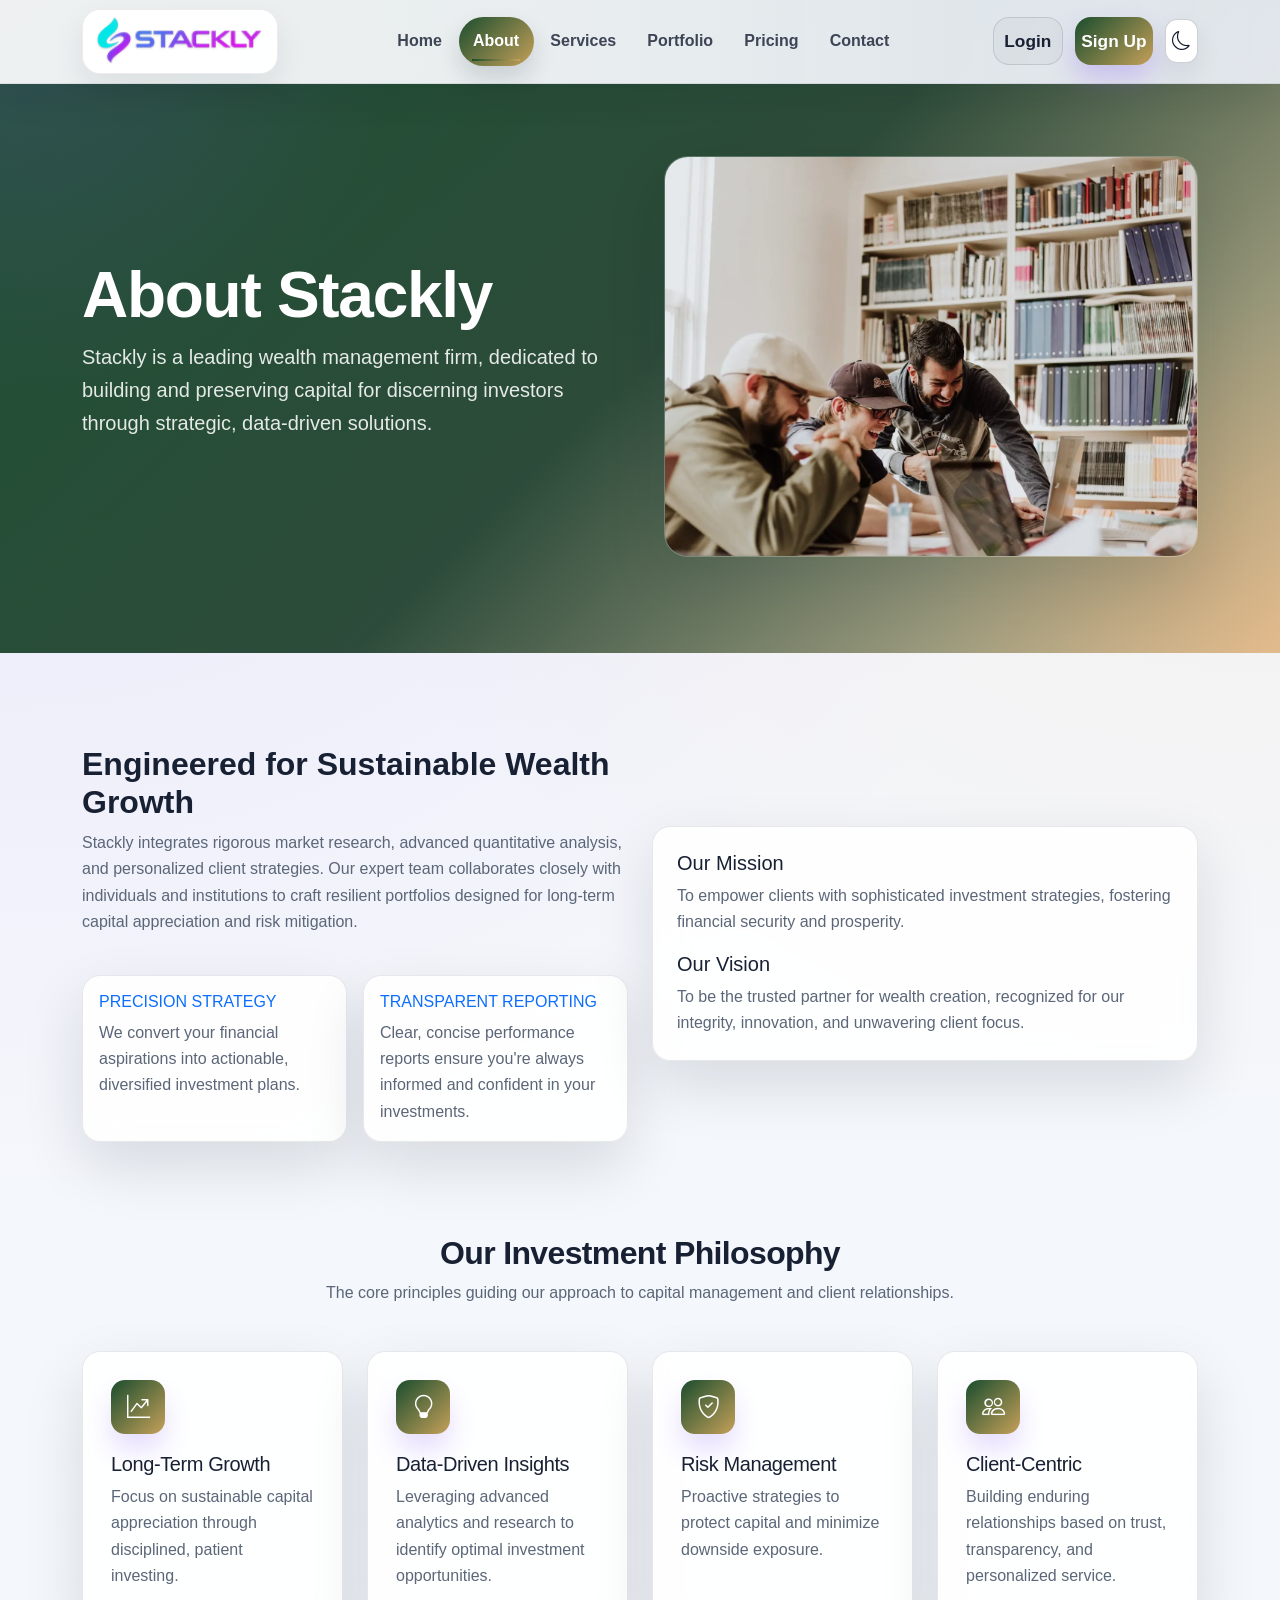
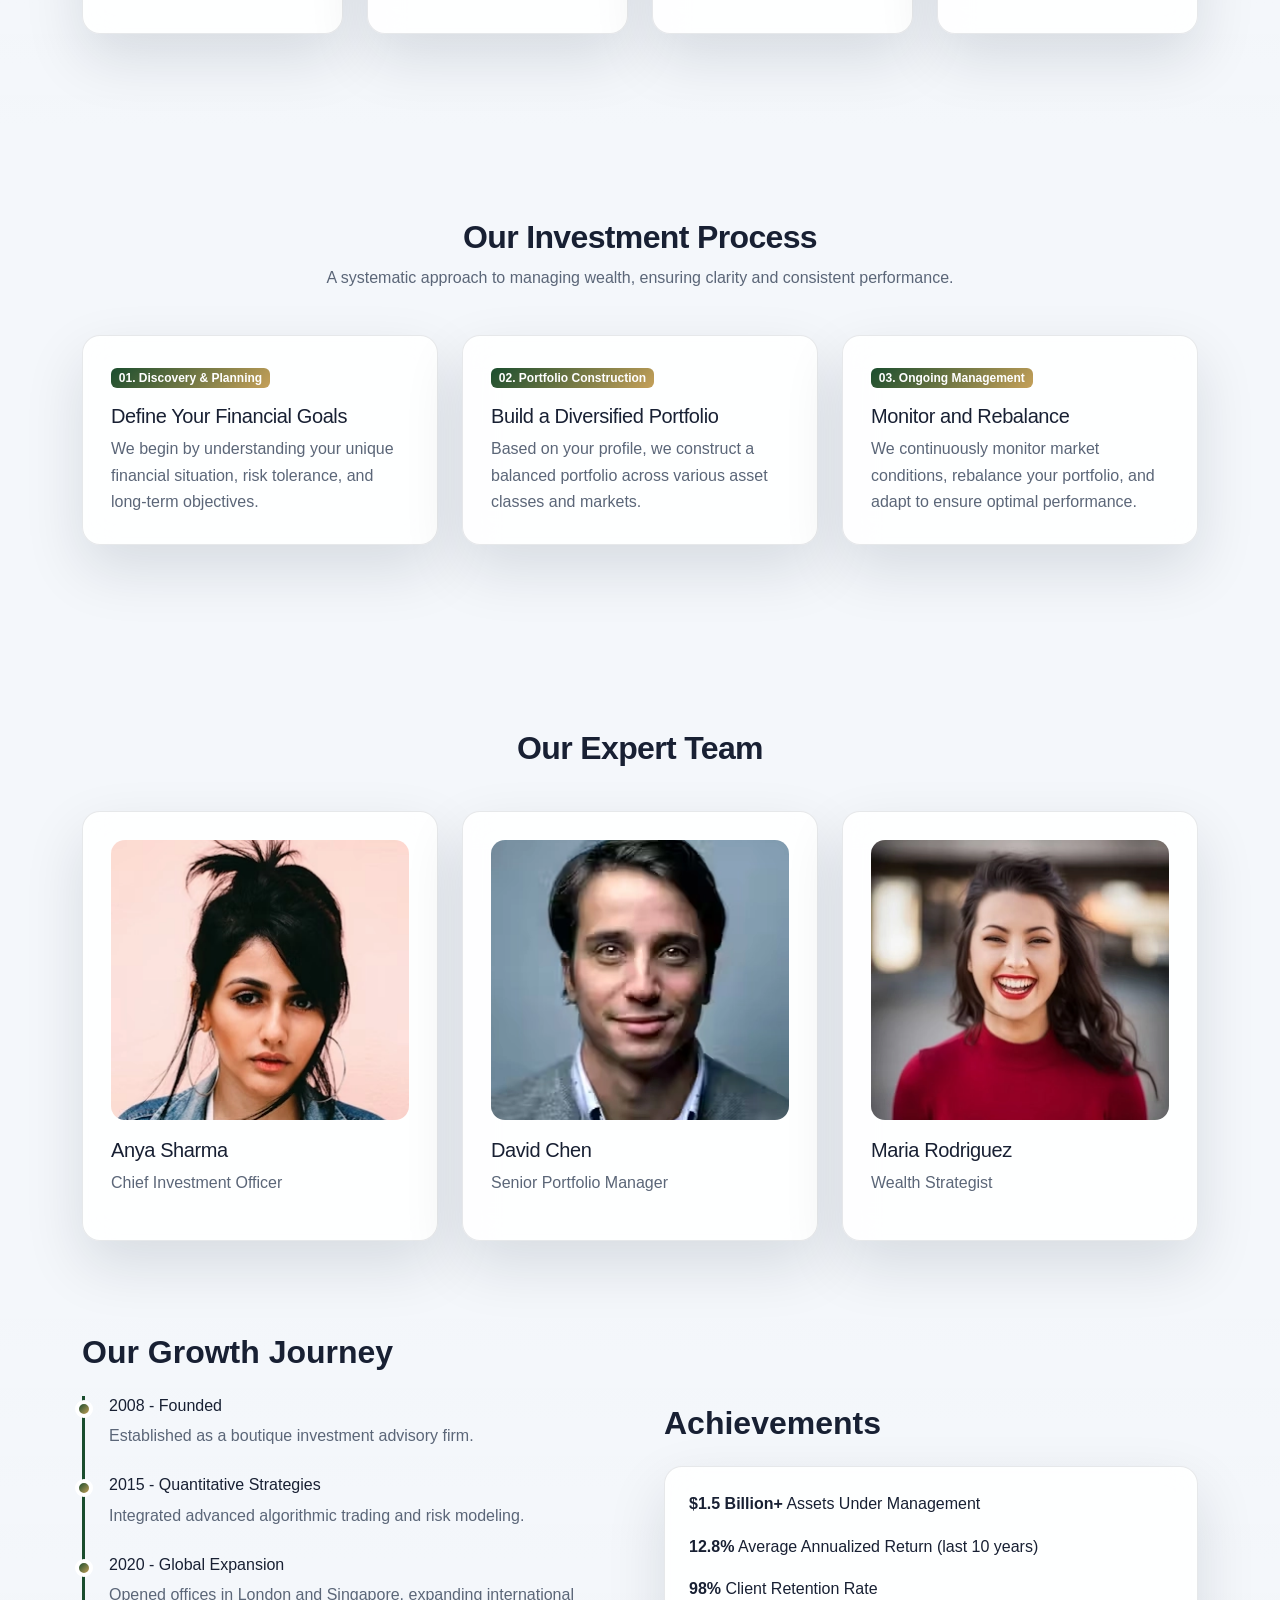
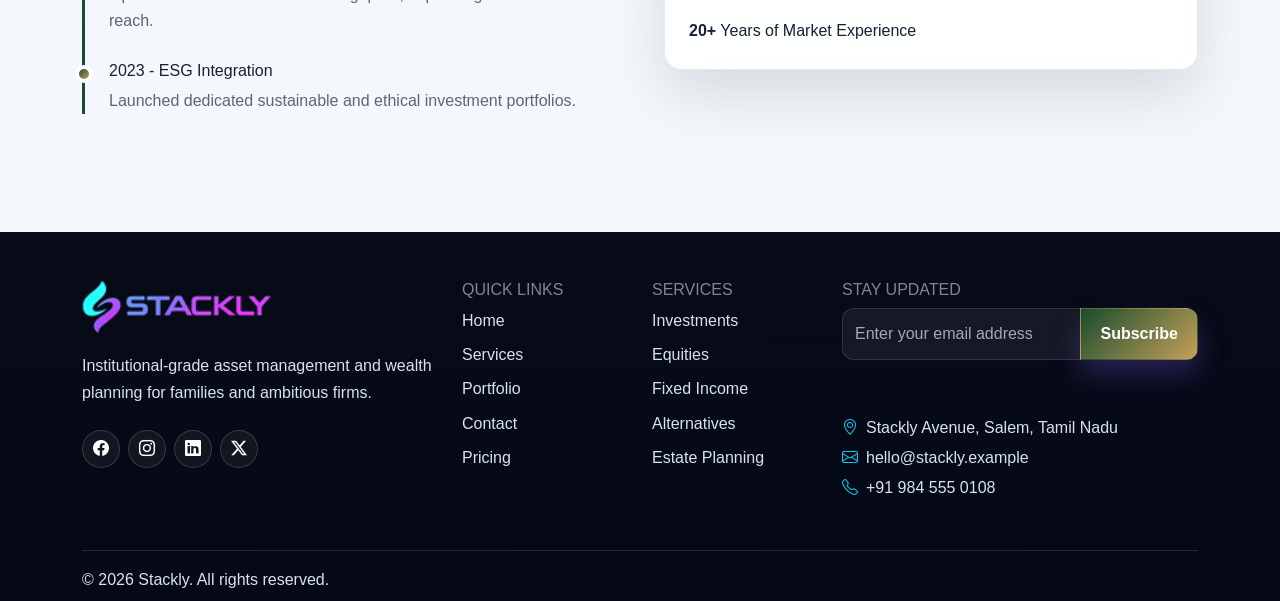
<file: about.html>
<!doctype html>
<html lang="en" data-theme="light">
<head>
  <meta charset="utf-8">
  <meta name="viewport" content="width=device-width, initial-scale=1">
  <meta name="description" content="Discover Stackly: our mission, investment philosophy, expert team, and track record in wealth management.">
  <title>Stackly | About Us</title>
  <link href="https://cdn.jsdelivr.net/npm/bootstrap@5.3.3/dist/css/bootstrap.min.css" rel="stylesheet">
  <link href="https://cdn.jsdelivr.net/npm/bootstrap-icons@1.11.3/font/bootstrap-icons.css" rel="stylesheet">
  <link rel="stylesheet" href="assets/css/style.css">
</head>
<body>
  <div class="loader"><div class="spinner-border text-primary" role="status" aria-label="Loading"></div></div>
  <nav class="navbar navbar-expand-lg fixed-top">
    <div class="container">
      <a class="navbar-brand d-flex align-items-center gap-2" href="index.html">
        <img class="site-logo" src="assets/stackly-whitish_blue-logo.webp" alt="Stackly logo">
      </a>
      <button class="navbar-toggler" type="button" data-bs-toggle="collapse" data-bs-target="#mainNav" aria-label="Toggle navigation"><span class="navbar-toggler-icon"></span></button>
      <div class="collapse navbar-collapse" id="mainNav">
        <ul class="navbar-nav mx-lg-auto align-items-lg-center">
          <li class="nav-item"><a class="nav-link" data-page="index.html" href="index.html">Home</a></li>
          <li class="nav-item"><a class="nav-link" data-page="about.html" href="about.html">About</a></li>
          <li class="nav-item"><a class="nav-link" data-page="services.html" href="services.html">Services</a></li>
          <li class="nav-item"><a class="nav-link" data-page="portfolio.html" href="portfolio.html">Portfolio</a></li>
          <li class="nav-item"><a class="nav-link" data-page="pricing.html" href="pricing.html">Pricing</a></li>
          <li class="nav-item"><a class="nav-link" data-page="contact.html" href="contact.html">Contact</a></li>
        </ul>
        <div class="nav-actions">
          <a class="btn btn-outline-primary" data-page="login.html" href="login.html">Login</a>
          <a class="btn btn-outline-primary" data-page="signup.html" href="signup.html">Sign Up</a>
          <button class="theme-toggle" data-theme-toggle aria-label="Toggle dark mode"></button>
        </div>
      </div>
    </div>
  </nav>

  <header class="page-hero page-hero--split">
    <div class="container">
      <div class="row align-items-center g-5">
        <div class="col-lg-6 reveal hero-copy">
          <h1>About Stackly</h1>
          <p class="lead">Stackly is a leading wealth management firm, dedicated to building and preserving capital for discerning investors through strategic, data-driven solutions.</p>
        </div>
        <div class="col-lg-6 reveal">
          <div class="hero-visual">
            <img src="assets/hero_visuals.webp" alt="Financial professionals collaborating on investment strategy" loading="eager" fetchpriority="high">
          </div>
        </div>
      </div>
    </div>
  </header>

  <main>
    <section class="section">
      <div class="container">
        <div class="row g-4 align-items-center">
          <div class="col-lg-6 reveal">
            <h2 class="fw-bold">Engineered for Sustainable Wealth Growth</h2>
            <p class="muted">Stackly integrates rigorous market research, advanced quantitative analysis, and personalized client strategies. Our expert team collaborates closely with individuals and institutions to craft resilient portfolios designed for long-term capital appreciation and risk mitigation.</p>
            <div class="row g-3 mt-4">
              <div class="col-sm-6">
                <div class="glass-card p-3 h-100">
                  <h3 class="h6 text-uppercase text-primary">Precision Strategy</h3>
                  <p class="mb-0 muted">We convert your financial aspirations into actionable, diversified investment plans.</p>
                </div>
              </div>
              <div class="col-sm-6">
                <div class="glass-card p-3 h-100">
                  <h3 class="h6 text-uppercase text-primary">Transparent Reporting</h3>
                  <p class="mb-0 muted">Clear, concise performance reports ensure you're always informed and confident in your investments.</p>
                </div>
              </div>
            </div>
          </div>
          <div class="col-lg-6 reveal">
            <div class="glass-card p-4">
              <h3 class="h5">Our Mission</h3>
              <p class="muted">To empower clients with sophisticated investment strategies, fostering financial security and prosperity.</p>
              <h3 class="h5">Our Vision</h3>
              <p class="muted mb-0">To be the trusted partner for wealth creation, recognized for our integrity, innovation, and unwavering client focus.</p>
            </div>
          </div>
        </div>
      </div>
    </section>

    <section class="section section-soft pt-0">
      <div class="container">
        <div class="section-title reveal">
          <h2>Our Investment Philosophy</h2>
          <p>The core principles guiding our approach to capital management and client relationships.</p>
        </div>
        <div class="row g-4">
          <div class="col-md-3 reveal"><div class="service-card"><div class="icon-box"><i class="bi bi-graph-up-arrow"></i></div><h3 class="h5">Long-Term Growth</h3><p class="muted">Focus on sustainable capital appreciation through disciplined, patient investing.</p></div></div>
          <div class="col-md-3 reveal"><div class="service-card"><div class="icon-box"><i class="bi bi-lightbulb"></i></div><h3 class="h5">Data-Driven Insights</h3><p class="muted">Leveraging advanced analytics and research to identify optimal investment opportunities.</p></div></div>
          <div class="col-md-3 reveal"><div class="service-card"><div class="icon-box"><i class="bi bi-shield-check"></i></div><h3 class="h5">Risk Management</h3><p class="muted">Proactive strategies to protect capital and minimize downside exposure.</p></div></div>
          <div class="col-md-3 reveal"><div class="service-card"><div class="icon-box"><i class="bi bi-people"></i></div><h3 class="h5">Client-Centric</h3><p class="muted">Building enduring relationships based on trust, transparency, and personalized service.</p></div></div>
        </div>
      </div>
    </section>

    <section class="section">
      <div class="container">
        <div class="section-title reveal">
          <h2>Our Investment Process</h2>
          <p>A systematic approach to managing wealth, ensuring clarity and consistent performance.</p>
        </div>
        <div class="row g-4">
          <div class="col-md-4 reveal">
            <div class="service-card">
              <span class="badge text-bg-primary mb-3">01. Discovery & Planning</span>
              <h3 class="h5">Define Your Financial Goals</h3>
              <p class="muted mb-0">We begin by understanding your unique financial situation, risk tolerance, and long-term objectives.</p>
            </div>
          </div>
          <div class="col-md-4 reveal">
            <div class="service-card">
              <span class="badge text-bg-primary mb-3">02. Portfolio Construction</span>
              <h3 class="h5">Build a Diversified Portfolio</h3>
              <p class="muted mb-0">Based on your profile, we construct a balanced portfolio across various asset classes and markets.</p>
            </div>
          </div>
          <div class="col-md-4 reveal">
            <div class="service-card">
              <span class="badge text-bg-primary mb-3">03. Ongoing Management</span>
              <h3 class="h5">Monitor and Rebalance</h3>
              <p class="muted mb-0">We continuously monitor market conditions, rebalance your portfolio, and adapt to ensure optimal performance.</p>
            </div>
          </div>
        </div>
      </div>
    </section>

    <section class="section">
      <div class="container">
        <div class="section-title reveal"><h2>Our Expert Team</h2></div>
        <div class="row g-4">
          <div class="col-md-4 reveal"><div class="team-card"><img src="assets/Sana.webp" alt="Anya Sharma, Chief Investment Officer"><h3 class="h5">Anya Sharma</h3><p class="muted">Chief Investment Officer</p></div></div>
          <div class="col-md-4 reveal"><div class="team-card"><img src="assets/Marcuss%20lee.webp" alt="David Chen, Senior Portfolio Manager"><h3 class="h5">David Chen</h3><p class="muted">Senior Portfolio Manager</p></div></div>
          <div class="col-md-4 reveal"><div class="team-card"><img src="assets/Alina%20ros.webp" alt="Maria Rodriguez, Wealth Strategist"><h3 class="h5">Maria Rodriguez</h3><p class="muted">Wealth Strategist</p></div></div>
        </div>
      </div>
    </section>

    <section class="section section-soft pt-0">
      <div class="container">
        <div class="row g-5 align-items-center">
          <div class="col-lg-6 reveal">
            <h2 class="fw-bold mb-4">Our Growth Journey</h2>
            <div class="timeline">
              <div class="timeline-item"><h3 class="h6">2008 - Founded</h3><p class="muted">Established as a boutique investment advisory firm.</p></div>
              <div class="timeline-item"><h3 class="h6">2015 - Quantitative Strategies</h3><p class="muted">Integrated advanced algorithmic trading and risk modeling.</p></div>
              <div class="timeline-item"><h3 class="h6">2020 - Global Expansion</h3><p class="muted">Opened offices in London and Singapore, expanding international reach.</p></div>
              <div class="timeline-item"><h3 class="h6">2023 - ESG Integration</h3><p class="muted">Launched dedicated sustainable and ethical investment portfolios.</p></div>
            </div>
          </div>
          <div class="col-lg-6 reveal">
            <h2 class="fw-bold mb-4">Achievements</h2>
            <div class="glass-card p-4">
              <p><strong>$1.5 Billion+</strong> Assets Under Management</p>
              <p><strong>12.8%</strong> Average Annualized Return (last 10 years)</p>
              <p><strong>98%</strong> Client Retention Rate</p>
              <p class="mb-0"><strong>20+</strong> Years of Market Experience</p>
            </div>
          </div>
        </div>
      </div>
    </section>
  </main>

  <footer class="pt-5">
    <div class="container">
      <div class="row g-4">
        <div class="col-lg-4">
          <div class="footer-brand mb-3">
            <img class="site-logo" src="assets/stackly-whitish_blue-logo.webp" alt="Stackly logo">
          </div>
          <p class="mb-4">Institutional-grade asset management and wealth planning for families and ambitious firms.</p>
          <div class="d-flex gap-2">
            <a class="social-link" href="404.html" aria-label="Facebook"><i class="bi bi-facebook"></i></a>
            <a class="social-link" href="404.html" aria-label="Instagram"><i class="bi bi-instagram"></i></a>
            <a class="social-link" href="404.html" aria-label="LinkedIn"><i class="bi bi-linkedin"></i></a>
            <a class="social-link" href="404.html" aria-label="X"><i class="bi bi-twitter-x"></i></a>
          </div>
        </div>
        <div class="col-md-4 col-lg-2">
          <h3 class="h6 text-uppercase text-white-50">Quick Links</h3>
          <ul class="list-unstyled d-grid gap-2 mb-0">
            <li><a href="index.html">Home</a></li>
            <li><a href="services.html">Services</a></li>
            <li><a href="portfolio.html">Portfolio</a></li>
            <li><a href="contact.html">Contact</a></li>
          </ul>
        </div>
        <div class="col-md-4 col-lg-2">
          <h3 class="h6 text-uppercase text-white-50">Services</h3>
          <ul class="list-unstyled d-grid gap-2 mb-0">
            <li><a href="404.html">Investments</a></li>
            <li><a href="404.html">Equities</a></li>
            <li><a href="404.html">Fixed Income</a></li>
            <li><a href="404.html">Alternatives</a></li>
            <li><a href="404.html">Estate Planning</a></li>
          </ul>
        </div>
        <div class="col-lg-4">
          <h3 class="h6 text-uppercase text-white-50">Stay Updated</h3>
          <form class="footer-newsletter">
            <div class="input-group">
              <input class="form-control" type="email" placeholder="Enter your email address">
              <button class="btn btn-primary" type="submit">Subscribe</button>
            </div>
          </form>
          <div class="mt-4">
            <p class="mb-1"><i class="bi bi-geo-alt me-2 text-info"></i><a href="404.html">Stackly Avenue, Salem, Tamil Nadu</a></p>
            <p class="mb-1"><i class="bi bi-envelope me-2 text-info"></i><a href="404.html">hello@stackly.example</a></p>
            <p class="mb-0"><i class="bi bi-telephone me-2 text-info"></i>+91 984 555 0108</p>
          </div>
        </div>
      </div>
      <div class="footer-bottom mt-5 pt-3 pb-2 d-flex flex-wrap justify-content-between gap-3 align-items-center">
        <span> &copy; <span data-year></span> Stackly. All rights reserved.</span>
      </div>
    </div>
  </footer>

  <script src="https://cdn.jsdelivr.net/npm/bootstrap@5.3.3/dist/js/bootstrap.bundle.min.js"></script>
  <script src="assets/js/main.js"></script>
</body>
</html>
</file>
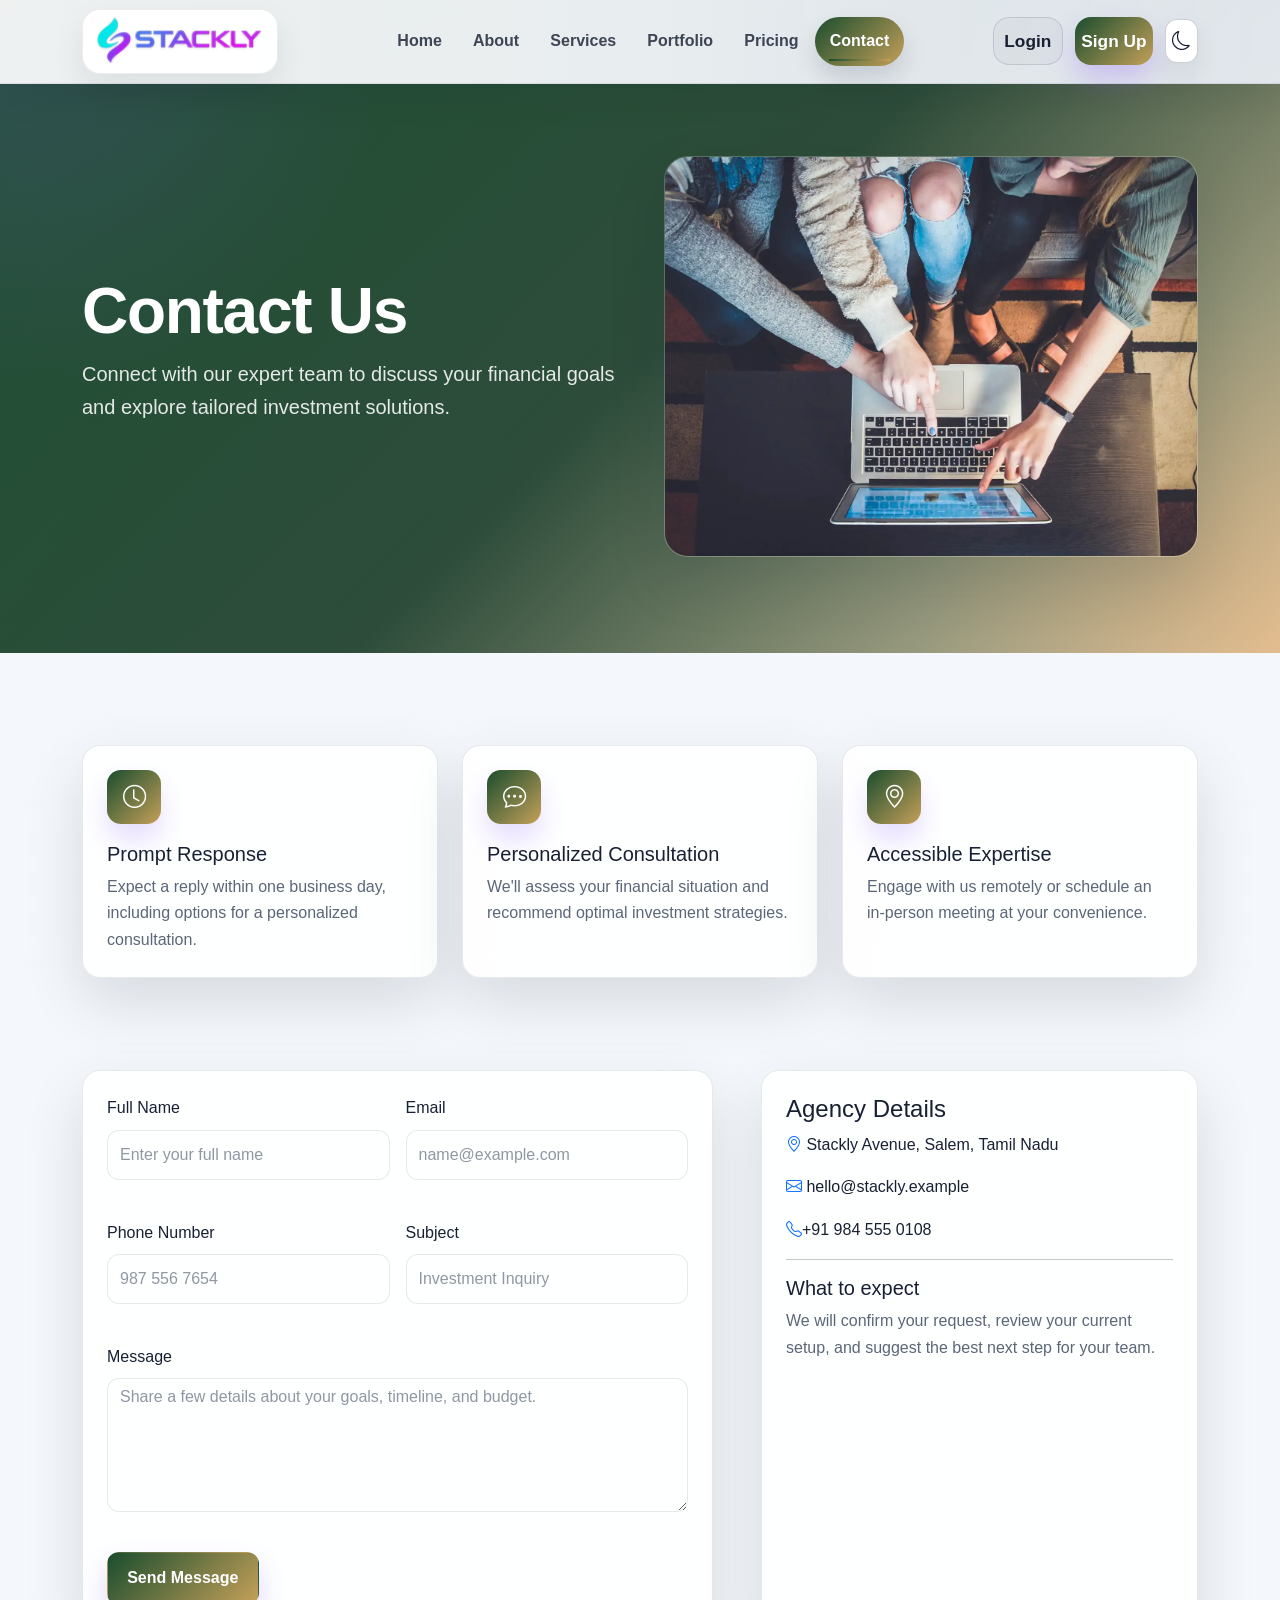
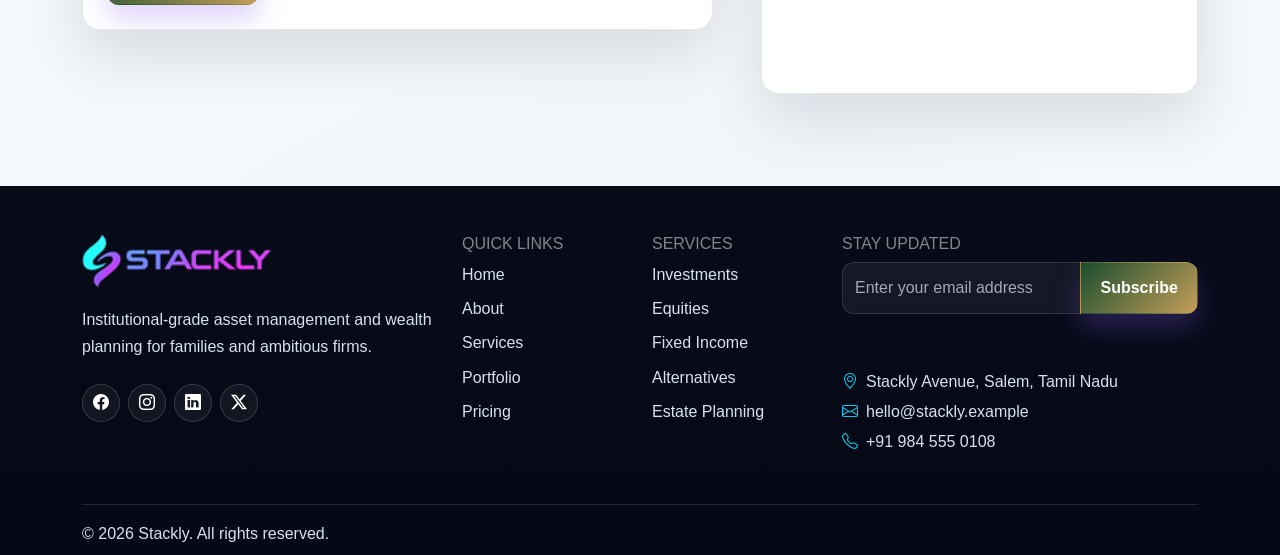
<file: contact.html>
<!doctype html>
<html lang="en" data-theme="light">
<head>
  <meta charset="utf-8">
  <meta name="viewport" content="width=device-width, initial-scale=1">
  <meta name="description" content="Contact Stackly for expert wealth management, investment advisory, and financial planning services.">
  <title>Stackly | Contact Us</title>
  <link href="https://cdn.jsdelivr.net/npm/bootstrap@5.3.3/dist/css/bootstrap.min.css" rel="stylesheet">
  <link href="https://cdn.jsdelivr.net/npm/bootstrap-icons@1.11.3/font/bootstrap-icons.css" rel="stylesheet">
  <link rel="stylesheet" href="assets/css/style.css">
</head>
<body>
  <div class="loader"><div class="spinner-border text-primary" role="status" aria-label="Loading"></div></div>
  <nav class="navbar navbar-expand-lg fixed-top">
    <div class="container">
      <a class="navbar-brand d-flex align-items-center gap-2" href="index.html">
        <img class="site-logo" src="assets/stackly-whitish_blue-logo.webp" alt="Stackly logo">
      </a>
      <button class="navbar-toggler" type="button" data-bs-toggle="collapse" data-bs-target="#mainNav" aria-label="Toggle navigation"><span class="navbar-toggler-icon"></span></button>
      <div class="collapse navbar-collapse" id="mainNav">
        <ul class="navbar-nav mx-lg-auto align-items-lg-center">
          <li class="nav-item"><a class="nav-link" data-page="index.html" href="index.html">Home</a></li>
          <li class="nav-item"><a class="nav-link" data-page="about.html" href="about.html">About</a></li>
          <li class="nav-item"><a class="nav-link" data-page="services.html" href="services.html">Services</a></li>
          <li class="nav-item"><a class="nav-link" data-page="portfolio.html" href="portfolio.html">Portfolio</a></li>
          <li class="nav-item"><a class="nav-link" data-page="pricing.html" href="pricing.html">Pricing</a></li>
          <li class="nav-item"><a class="nav-link" data-page="contact.html" href="contact.html">Contact</a></li>
        </ul>
        <div class="nav-actions">
          <a class="btn btn-outline-primary" data-page="login.html" href="login.html">Login</a>
          <a class="btn btn-outline-primary" data-page="signup.html" href="signup.html">Sign Up</a>
          <button class="theme-toggle" data-theme-toggle aria-label="Toggle dark mode"></button>
        </div>
      </div>
    </div>
  </nav>

  <header class="page-hero page-hero--split">
    <div class="container">
      <div class="row align-items-center g-5">
        <div class="col-lg-6 reveal hero-copy">
          <h1>Contact Us</h1>
          <p class="lead">Connect with our expert team to discuss your financial goals and explore tailored investment solutions.</p>
        </div>
        <div class="col-lg-6 reveal">
          <div class="hero-visual">
            <img src="assets/contact_page.webp" alt="Financial professionals discussing client needs" loading="eager" fetchpriority="high">
          </div>
        </div>
      </div>
    </div>
  </header>

  <main>
    <section class="section section-soft pb-0">
      <div class="container">
        <div class="row g-4">
          <div class="col-md-4 reveal">
            <div class="glass-card p-4 h-100">
              <div class="icon-box"><i class="bi bi-clock"></i></div>
              <h2 class="h5">Prompt Response</h2>
              <p class="muted mb-0">Expect a reply within one business day, including options for a personalized consultation.</p>
            </div>
          </div>
          <div class="col-md-4 reveal">
            <div class="glass-card p-4 h-100">
              <div class="icon-box"><i class="bi bi-chat-dots"></i></div>
              <h2 class="h5">Personalized Consultation</h2>
              <p class="muted mb-0">We'll assess your financial situation and recommend optimal investment strategies.</p>
            </div>
          </div>
          <div class="col-md-4 reveal">
            <div class="glass-card p-4 h-100">
              <div class="icon-box"><i class="bi bi-geo-alt"></i></div>
              <h2 class="h5">Accessible Expertise</h2>
              <p class="muted mb-0">Engage with us remotely or schedule an in-person meeting at your convenience.</p>
            </div>
          </div>
        </div>
      </div>
    </section>

    <section class="section">
      <div class="container">
        <div class="row g-5">
          <div class="col-lg-7 reveal">
            <form id="contactForm" class="glass-card p-4" novalidate>
              <div class="row g-3">
                <div class="col-md-6">
                  <label for="fullName" class="form-label">Full Name</label>
                  <input class="form-control" id="fullName" type="text" placeholder="Enter your full name" data-letters-only="true" required>
                  <div class="error-message" data-error-for="fullName"></div>
                </div>
                <div class="col-md-6">
                  <label for="email" class="form-label">Email</label>
                  <input class="form-control" id="email" type="email" inputmode="email" autocomplete="email" pattern="[^\s@]+@[^\s@]+\.[^\s@]+" title="Enter a valid email address" placeholder="name@example.com" required>
                  <div class="error-message" data-error-for="email"></div>
                </div>
                <div class="col-md-6">
                  <label for="phone" class="form-label">Phone Number</label>
                  <input class="form-control" id="phone" type="tel" inputmode="numeric" autocomplete="tel" pattern="[0-9]{10,15}" title="Enter 10 to 15 digits only" maxlength="10" placeholder="987 556 7654" required>
                  <div class="error-message" data-error-for="phone"></div>
                </div>
                <div class="col-md-6">
                  <label for="subject" class="form-label">Subject</label>
                  <input class="form-control" id="subject" type="text" placeholder="Investment Inquiry" required>
                  <div class="error-message" data-error-for="subject"></div>
                </div>
                <div class="col-12">
                  <label for="message" class="form-label">Message</label>
                  <textarea class="form-control" id="message" rows="5" minlength="10" placeholder="Share a few details about your goals, timeline, and budget." required></textarea>
                  <div class="error-message" data-error-for="message"></div>
                </div>
                <div class="col-12">
                  <button class="btn btn-primary" type="submit">Send Message</button>
                </div>
              </div>
            </form>
          </div>
          <div class="col-lg-5 reveal">
            <div class="glass-card p-4 h-100">
              <h2 class="h4">Agency Details</h2>
              <p><i class="bi bi-geo-alt text-primary"></i><a href="404.html"> Stackly Avenue, Salem, Tamil Nadu</a></p>
              <p><i class="bi bi-envelope text-primary"></i><a href="404.html"> hello@stackly.example</a></p>
              <p><i class="bi bi-telephone text-primary"></i>+91 984 555 0108</p>
              <hr>
              <h3 class="h5">What to expect</h3>
              <p class="muted">We will confirm your request, review your current setup, and suggest the best next step for your team.</p>
              
              <iframe title="Stackly office map" class="w-100 rounded-4 border-0 mt-4" height="260" loading="lazy" src="https://www.google.com/maps?q=Stackly%20office%2C%20Salem%2C%20Tamil%20Nadu&output=embed"></iframe>
            </div>
          </div>
        </div>
      </div>
    </section>
  </main>

  <footer class="pt-5">
    <div class="container">
      <div class="row g-4">
        <div class="col-lg-4">
          <div class="footer-brand mb-3">
            <img class="site-logo" src="assets/stackly-whitish_blue-logo.webp" alt="Stackly logo">
          </div>
          <p class="mb-4">Institutional-grade asset management and wealth planning for families and ambitious firms.</p>
          <div class="d-flex gap-2">
            <a class="social-link" href="404.html" aria-label="Facebook"><i class="bi bi-facebook"></i></a>
            <a class="social-link" href="404.html" aria-label="Instagram"><i class="bi bi-instagram"></i></a>
            <a class="social-link" href="404.html" aria-label="LinkedIn"><i class="bi bi-linkedin"></i></a>
            <a class="social-link" href="404.html" aria-label="X"><i class="bi bi-twitter-x"></i></a>
          </div>
        </div>
        <div class="col-md-4 col-lg-2">
          <h3 class="h6 text-uppercase text-white-50">Quick Links</h3>
          <ul class="list-unstyled d-grid gap-2 mb-0">
            <li><a href="index.html">Home</a></li>
            <li><a href="about.html">About</a></li>
            <li><a href="services.html">Services</a></li>
            <li><a href="portfolio.html">Portfolio</a></li>
          </ul>
        </div>
        <div class="col-md-4 col-lg-2">
          <h3 class="h6 text-uppercase text-white-50">Services</h3>
          <ul class="list-unstyled d-grid gap-2 mb-0">
            <li><a href="404.html">Investments</a></li>
            <li><a href="404.html">Equities</a></li>
            <li><a href="404.html">Fixed Income</a></li>
            <li><a href="404.html">Alternatives</a></li>
            <li><a href="404.html">Estate Planning</a></li>
          </ul>
        </div>
        <div class="col-lg-4">
          <h3 class="h6 text-uppercase text-white-50">Stay Updated</h3>
          <form class="footer-newsletter">
            <div class="input-group">
              <input class="form-control" type="email" placeholder="Enter your email address">
              <button class="btn btn-primary" type="button">Subscribe</button>
            </div>
          </form>
          <div class="mt-4">
            <p class="mb-1"><i class="bi bi-geo-alt me-2 text-info"></i><a href="404.html">Stackly Avenue, Salem, Tamil Nadu</a></p>
            <p class="mb-1"><i class="bi bi-envelope me-2 text-info"></i><a href="404.html">hello@stackly.example</a></p>
            <p class="mb-0"><i class="bi bi-telephone me-2 text-info"></i>+91 984 555 0108</p>
          </div>
        </div>
      </div>
      <div class="footer-bottom mt-5 pt-3 pb-2 d-flex flex-wrap justify-content-between gap-3 align-items-center">
        <span> &copy; <span data-year></span> Stackly. All rights reserved.</span>
      </div>
    </div>
  </footer>

  <script src="https://cdn.jsdelivr.net/npm/bootstrap@5.3.3/dist/js/bootstrap.bundle.min.js"></script>
  <script src="assets/js/main.js"></script>
  <script src="assets/js/forms.js"></script>
</body>
</html>
</file>
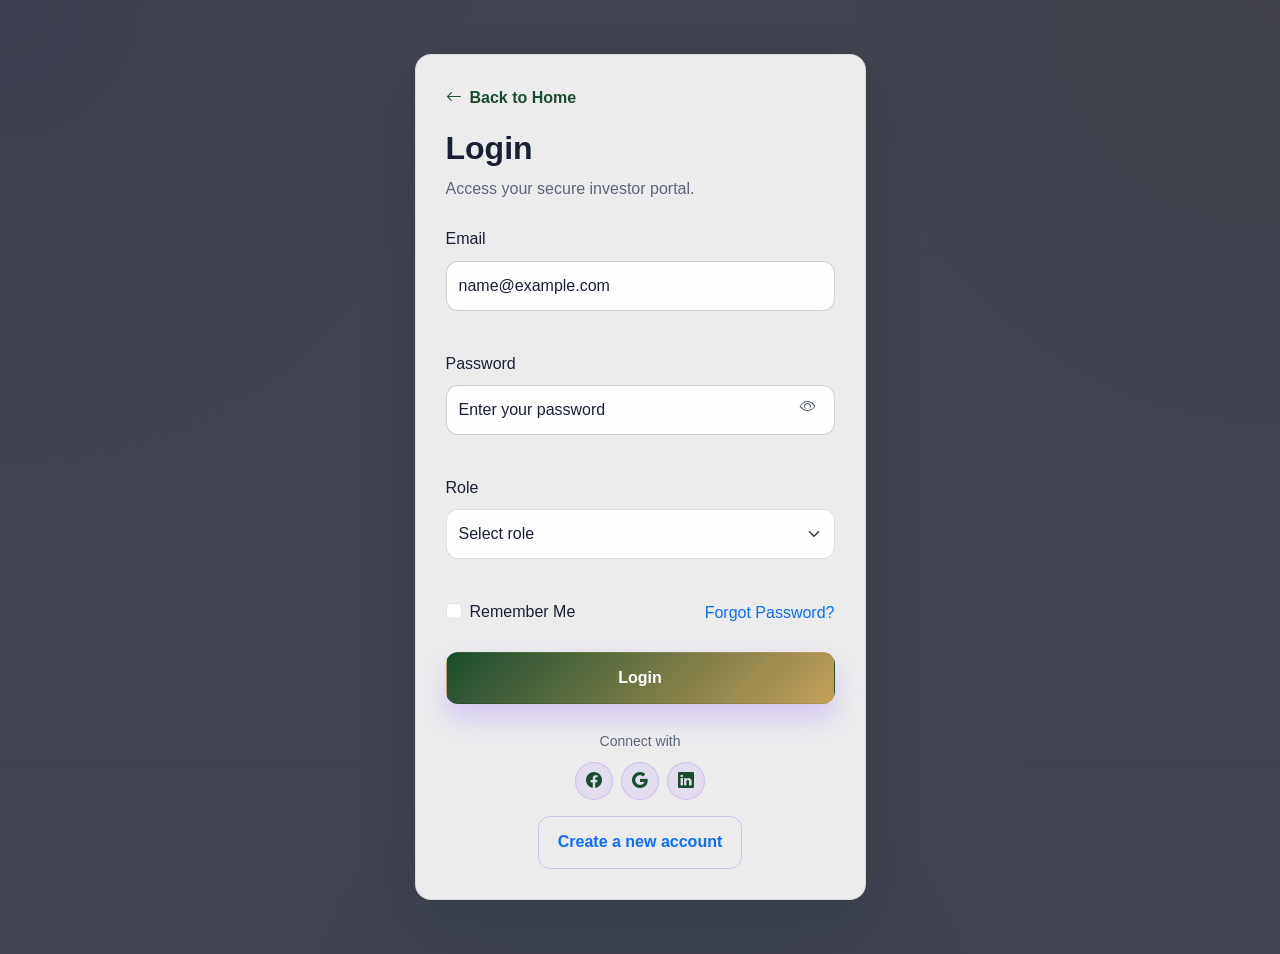
<file: dashboard.html>
<!doctype html>
<html lang="en" data-theme="light">
<head>
  <meta charset="utf-8">
  <meta name="viewport" content="width=device-width, initial-scale=1">
  <meta name="description" content="Secure investor portal for Stackly wealth management.">
  <title>Stackly | Investor Portal</title>
  <link href="https://cdn.jsdelivr.net/npm/bootstrap@5.3.3/dist/css/bootstrap.min.css" rel="stylesheet">
  <link href="https://cdn.jsdelivr.net/npm/bootstrap-icons@1.11.3/font/bootstrap-icons.css" rel="stylesheet">
  <link rel="stylesheet" href="assets/css/style.css">
</head>
<body>
  <div class="loader"><div class="spinner-border text-primary" role="status" aria-label="Loading"></div></div>
  <div class="dashboard-shell dashboard-redesign">
    <button class="menu-toggle" id="menuToggle" type="button" aria-label="Open dashboard menu">
      <i class="bi bi-list"></i>
    </button>

    <div class="sidebar-overlay" id="sidebarOverlay"></div>
    <aside class="sidebar" id="sidebar">
      <a class="navbar-brand d-flex align-items-center gap-2 mb-4 text-white" href="index.html">
        <img class="site-logo sidebar-logo" src="assets/stackly-whitish_blue-logo.webp" alt="Stackly logo">
      </a>
      <nav class="nav flex-column dashboard-nav" aria-label="Dashboard sections">
        <a class="nav-link active" href="#" data-dashboard-link="dashboard"><i class="bi bi-speedometer2 me-2"></i>Overview</a>
        <a class="nav-link" href="#" data-dashboard-link="analytics"><i class="bi bi-bar-chart me-2"></i>Performance</a>
        <a class="nav-link" href="#" data-dashboard-link="leads"><i class="bi bi-arrow-left-right me-2"></i>Transactions</a>
        <a class="nav-link" href="#" data-dashboard-link="reports"><i class="bi bi-file-earmark-text me-2"></i>Statements</a>
        <a class="nav-link" href="#" data-dashboard-link="settings"><i class="bi bi-gear me-2"></i>Settings</a>
        <a class="nav-link" href="#" data-dashboard-link="profile"><i class="bi bi-person-circle me-2"></i>Profile</a>
        <button class="nav-link text-start border-0 bg-transparent w-100" type="button" data-logout>
          <i class="bi bi-box-arrow-right me-2"></i>Logout
        </button>
      </nav>
      <button class="theme-toggle mt-4" data-theme-toggle aria-label="Toggle dark mode"></button>
    </aside>

    <main class="dashboard-main">
      <div class="dashboard-topbar">
        <div>
          <span class="dashboard-kicker">Investor workspace</span>
          <h1>Welcome back, <span data-user-name></span></h1>
          <p class="muted mb-0">Track portfolio growth, documents, and account activity from one clean command center.</p>
        </div>
        <div class="dashboard-userbar">
          <div class="dashboard-user-email">
            <span class="d-block muted small text-uppercase letter-spacing">Logged in as</span>
            <strong class="d-block" data-user-email></strong>
          </div>
          <button class="btn btn-outline-primary" type="button" data-logout>
            <i class="bi bi-box-arrow-right"></i> Logout
          </button>
        </div>
      </div>

      <div class="dashboard-panel-stack">
        <section class="dashboard-panel is-active" data-dashboard-panel="dashboard">
          <section class="dashboard-hero-card">
            <div class="dashboard-hero-copy">
              <span class="dashboard-kicker">Portfolio value</span>
              <h2>$482,940</h2>
              <p>Balanced exposure across public markets, fixed income, real estate, and venture opportunities.</p>
              <div class="dashboard-hero-actions">
                <a class="btn btn-primary" href="#" data-dashboard-link="analytics"><i class="bi bi-bar-chart"></i> View Performance</a>
                <a class="btn btn-outline-primary" href="#" data-dashboard-link="reports"><i class="bi bi-file-earmark-text"></i> Statements</a>
              </div>
            </div>
            <div class="dashboard-hero-visual">
              <img src="assets/growth%20strategy.webp" alt="Investment strategy dashboard">
            </div>
          </section>

          <section class="dashboard-metric-grid">
            <div class="dashboard-card metric-card"><span>Total Return</span><strong>+18.4%</strong><small class="text-success">YTD growth</small></div>
            <div class="dashboard-card metric-card"><span>Volatility</span><strong>12.3%</strong><small class="text-danger">Above target</small></div>
            <div class="dashboard-card metric-card"><span>Sharpe Ratio</span><strong>1.5</strong><small class="text-success">Strong risk reward</small></div>
            <div class="dashboard-card metric-card"><span>Alpha</span><strong>+2.1%</strong><small class="text-success">vs benchmark</small></div>
          </section>

          <section class="dashboard-content-grid">
            <div class="dashboard-card dashboard-chart-card">
              <div class="dashboard-card-header">
                <div>
                  <span class="dashboard-kicker">Six month trend</span>
                  <h2 class="h5 mb-0">Portfolio Performance</h2>
                </div>
                <span class="badge text-bg-success">Live</span>
              </div>
              <div class="chart-box"><canvas id="revenueChart" aria-label="Portfolio performance chart"></canvas></div>
            </div>
            <div class="dashboard-card image-insight-card">
              <img src="assets/design.webp" alt="Portfolio allocation planning">
              <div>
                <span class="dashboard-kicker">Design allocation</span>
                <h2 class="h5">Model Portfolio</h2>
                <p class="muted">A refined asset mix keeps long-term goals, risk tolerance, and liquidity needs aligned.</p>
              </div>
            </div>
            <div class="dashboard-card image-insight-card">
              <img src="assets/development.webp" alt="Growth development analysis">
              <div>
                <span class="dashboard-kicker">Development pipeline</span>
                <h2 class="h5">Opportunity Watchlist</h2>
                <p class="muted">Private market and venture themes are reviewed before moving into active allocation.</p>
              </div>
            </div>
            <div class="dashboard-card profile-summary-card">
              <h2 class="h5 mb-3">User Profile</h2>
              <p><strong>Name:</strong> <span data-user-name></span></p>
              <p><strong>Email:</strong> <span data-user-email></span></p>
              <p class="mb-0"><strong>Role:</strong> <span data-user-role></span></p>
            </div>
          </section>
        </section>

        <section class="dashboard-panel" data-dashboard-panel="analytics" hidden>
          <section class="dashboard-metric-grid">
            <div class="dashboard-card metric-card"><span>Total Return</span><strong>+18.4%</strong><small class="text-success">YTD</small></div>
            <div class="dashboard-card metric-card"><span>Equities</span><strong>45%</strong><small>Largest allocation</small></div>
            <div class="dashboard-card metric-card"><span>Income Yield</span><strong>6.8%</strong><small class="text-success">Annualized</small></div>
            <div class="dashboard-card metric-card"><span>Cash Buffer</span><strong>5%</strong><small>Available liquidity</small></div>
          </section>
          <section class="dashboard-content-grid dashboard-two-column">
            <div class="dashboard-card dashboard-chart-card">
              <div class="dashboard-card-header"><h2 class="h5 mb-0">Risk-Adjusted Trend</h2></div>
              <div class="chart-box"><canvas id="trafficChart" aria-label="Risk-adjusted performance chart"></canvas></div>
            </div>
            <div class="dashboard-card">
              <h2 class="h5 mb-3">Asset Allocation</h2>
              <div class="allocation-list">
                <div><span>Equities</span><strong>45%</strong></div>
                <div><span>Fixed Income</span><strong>30%</strong></div>
                <div><span>Real Estate</span><strong>15%</strong></div>
                <div><span>Commodities</span><strong>5%</strong></div>
                <div><span>Cash</span><strong>5%</strong></div>
              </div>
            </div>
            <div class="dashboard-card image-insight-card">
              <img src="assets/measurement.webp" alt="Performance measurement">
              <div>
                <h2 class="h5">Performance Insights</h2>
                <ul class="mb-0 ps-3">
                  <li>Technology and healthcare led quarterly gains.</li>
                  <li>Emerging markets improved diversification.</li>
                  <li>Fixed income reduced downside movement.</li>
                </ul>
              </div>
            </div>
          </section>
        </section>

        <section class="dashboard-panel" data-dashboard-panel="leads" hidden>
          <section class="dashboard-metric-grid dashboard-three">
            <div class="dashboard-card metric-card"><span>Deposits</span><strong>$50,000</strong></div>
            <div class="dashboard-card metric-card"><span>Withdrawals</span><strong>$15,000</strong></div>
            <div class="dashboard-card metric-card"><span>Trades Executed</span><strong>250</strong></div>
          </section>
          <div class="dashboard-card">
            <h2 class="h5 mb-3">Recent Transactions</h2>
            <div class="table-responsive">
              <table class="table align-middle">
                <thead><tr><th>Date</th><th>Description</th><th>Amount</th></tr></thead>
                <tbody>
                  <tr><td>2024-07-15</td><td>Buy 100 shares AAPL</td><td>-$18,000</td></tr>
                  <tr><td>2024-07-14</td><td>Sell 50 shares TSLA</td><td>+$9,500</td></tr>
                  <tr><td>2024-07-12</td><td>MSFT Dividend Payment</td><td>+$150</td></tr>
                  <tr><td>2024-07-11</td><td>Bank Transfer Deposit</td><td>+$5,000</td></tr>
                </tbody>
              </table>
            </div>
          </div>
        </section>

        <section class="dashboard-panel" data-dashboard-panel="reports" hidden>
          <section class="dashboard-metric-grid dashboard-three">
            <div class="dashboard-card metric-card"><span>Performance Statements</span><strong>18</strong></div>
            <div class="dashboard-card metric-card"><span>Tax Documents</span><strong>7</strong></div>
            <div class="dashboard-card metric-card"><span>Custom Reports</span><strong>39</strong></div>
          </section>
          <div class="dashboard-card">
            <h2 class="h5 mb-3">Document Center</h2>
            <div class="dashboard-document-grid">
              <div><i class="bi bi-file-earmark-bar-graph"></i><strong>Quarterly Statements</strong><p class="muted mb-0">Portfolio performance and holdings.</p></div>
              <div><i class="bi bi-receipt"></i><strong>Annual Tax Summaries</strong><p class="muted mb-0">Consolidated tax filing reports.</p></div>
              <div><i class="bi bi-journal-check"></i><strong>Policy Statements</strong><p class="muted mb-0">Your investment guidelines.</p></div>
            </div>
          </div>
        </section>

        <section class="dashboard-panel" data-dashboard-panel="settings" hidden>
          <div class="dashboard-card">
            <h2 class="h5 mb-3">Portal Settings</h2>
            <form class="row g-3">
              <div class="col-md-6">
                <label class="form-label" for="timezone">Timezone</label>
                <select id="timezone" class="form-select">
                  <option>Asia/Kolkata</option>
                  <option>UTC</option>
                  <option>America/New_York</option>
                </select>
              </div>
              <div class="col-md-6">
                <label class="form-label" for="themeAccentColor">Theme Accent Color</label>
                <input id="themeAccentColor" class="form-control" type="color" value="#1a4d2e">
              </div>
              <div class="col-12">
                <div class="form-check mb-2"><input class="form-check-input" type="checkbox" id="emailAlerts" checked><label class="form-check-label" for="emailAlerts">Receive market news and alerts</label></div>
                <div class="form-check mb-2"><input class="form-check-input" type="checkbox" id="weeklySummary" checked><label class="form-check-label" for="weeklySummary">Deliver weekly portfolio summaries</label></div>
                <div class="form-check"><input class="form-check-input" type="checkbox" id="securityAlerts"><label class="form-check-label" for="securityAlerts">Notify on unusual account activity</label></div>
              </div>
              <div class="col-12 d-flex flex-wrap gap-2">
                <button type="button" class="btn btn-primary">Save Settings</button>
                <button type="button" class="btn btn-outline-primary">Reset</button>
              </div>
            </form>
          </div>
        </section>

        <section class="dashboard-panel" data-dashboard-panel="profile" hidden id="profile">
          <div class="dashboard-content-grid dashboard-two-column">
            <div class="dashboard-card image-insight-card">
              <img src="assets/Sana.webp" alt="Investor profile portrait">
              <div>
                <h2 class="h5">User Profile</h2>
                <p><strong>Name:</strong> <span data-user-name></span></p>
                <p><strong>Email:</strong> <span data-user-email></span></p>
                <p><strong>Role:</strong> <span data-user-role></span></p>
                <p class="mb-0"><strong>Joined:</strong> <span data-user-joined></span></p>
              </div>
            </div>
            <div class="dashboard-card">
              <h2 class="h5 mb-3">Profile Activity</h2>
              <ul class="mb-0 ps-3">
                <li>Completed onboarding checklist</li>
                <li>Reviewed the latest allocation report</li>
                <li>Exported the newest statement package</li>
              </ul>
            </div>
          </div>
        </section>
      </div>
    </main>
  </div>

  <script src="https://cdn.jsdelivr.net/npm/bootstrap@5.3.3/dist/js/bootstrap.bundle.min.js"></script>
  <script src="assets/js/main.js"></script>
  <script src="assets/js/dashboard.js"></script>
</body>
</html>
</file>
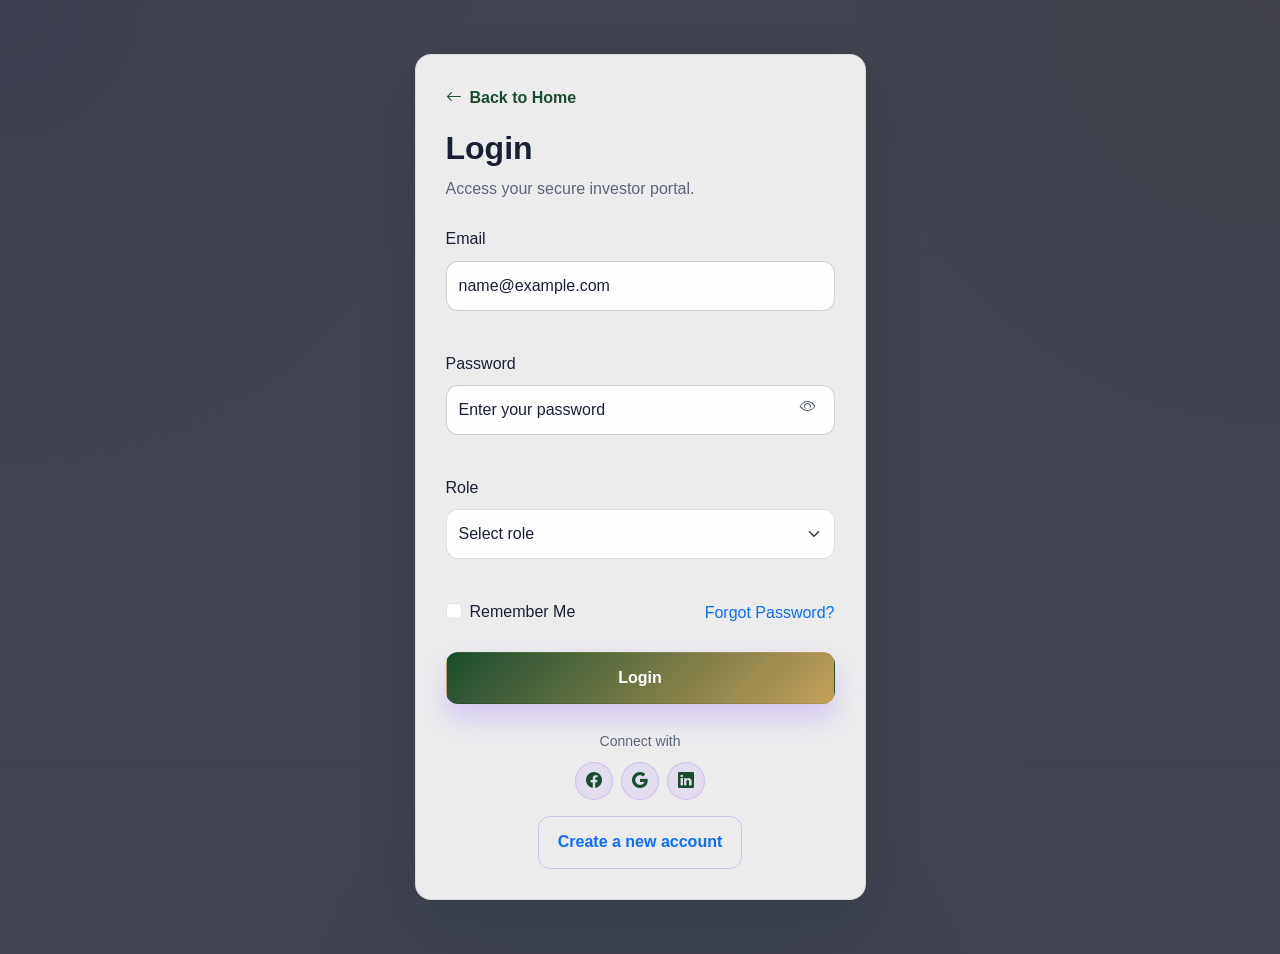
<file: login.html>
<!doctype html>
<html lang="en" data-theme="light">
<head>
  <meta charset="utf-8">
  <meta name="viewport" content="width=device-width, initial-scale=1">
  <meta name="description" content="Login to your secure Stackly investor portal.">
  <title>Stackly | Investor Login</title>
  <link href="https://cdn.jsdelivr.net/npm/bootstrap@5.3.3/dist/css/bootstrap.min.css" rel="stylesheet">
  <link href="https://cdn.jsdelivr.net/npm/bootstrap-icons@1.11.3/font/bootstrap-icons.css" rel="stylesheet">
  <link rel="stylesheet" href="assets/css/style.css">
</head>
<body>
  <div class="loader"><div class="spinner-border text-primary" role="status" aria-label="Loading"></div></div>
  <main class="auth-page auth-page-centered">
    <div class="container">
      <div class="row justify-content-center">
        <div class="col-md-9 col-lg-6 col-xl-5 reveal">
          <form id="loginForm" class="auth-card auth-card-centered auth-card-login-panel" novalidate autocomplete="off">
            <a class="auth-back-link" href="index.html"><i class="bi bi-arrow-left"></i> Back to Home</a>
            <h2 class="h2 fw-bold mb-2">Login</h2>
            <p class="muted mb-4">Access your secure investor portal.</p>
            <div class="mb-3">
              <label for="loginEmail" class="form-label">Email</label>
              <input class="form-control" id="loginEmail" type="email" inputmode="email" placeholder="name@example.com" autocomplete="off" autocapitalize="off" spellcheck="false" pattern="[^\s@]+@[^\s@]+\.[^\s@]+" title="Enter a valid email address">
              <div class="error-message" data-error-for="loginEmail"></div>
            </div>
            <div class="mb-3 position-relative">
              <label for="loginPassword" class="form-label">Password</label>
              <input class="form-control pe-5" id="loginPassword" type="password" placeholder="Enter your password" autocomplete="new-password" autocapitalize="off" spellcheck="false">
              <button class="password-toggle" type="button" data-toggle-password="loginPassword" aria-label="Show password"><i class="bi bi-eye"></i></button>
              <div class="error-message" data-error-for="loginPassword"></div>
            </div>
            <div class="mb-3">
              <label for="loginRole" class="form-label">Role</label>
              <select class="form-select" id="loginRole" autocomplete="off">
                <option value="">Select role</option>
                <option>Admin</option>
                
                <option>Client</option>
              </select>
              <div class="error-message" data-error-for="loginRole"></div>
            </div>
            <div class="d-flex justify-content-between align-items-center mb-4">
              <div class="form-check">
                <input class="form-check-input" id="rememberMe" type="checkbox">
                <label class="form-check-label" for="rememberMe">Remember Me</label>
              </div>
              <a class="text-primary" href="404.html">Forgot Password?</a>
            </div>
            <button class="btn btn-primary w-100" type="submit">Login</button>
            <div class="auth-social mt-4">
              <span class="muted small">Connect with</span>
              <div class="d-flex justify-content-center gap-2 mt-2">
                <a class="social-link" href="404.html" aria-label="Continue with Facebook"><i class="bi bi-facebook"></i></a>
                <a class="social-link" href="404.html" aria-label="Continue with Google"><i class="bi bi-google"></i></a>
                <a class="social-link" href="404.html" aria-label="Continue with LinkedIn"><i class="bi bi-linkedin"></i></a>
              </div>
            </div>
            <p class="text-center mt-3 mb-0"><a class="text-primary" href="signup.html">Create a new account</a></p>
          </form>
        </div>
      </div>
    </div>
  </main>

  <script src="https://cdn.jsdelivr.net/npm/bootstrap@5.3.3/dist/js/bootstrap.bundle.min.js"></script>
  <script src="assets/js/main.js"></script>
  <script src="assets/js/auth.js"></script>
</body>
</html>
</file>
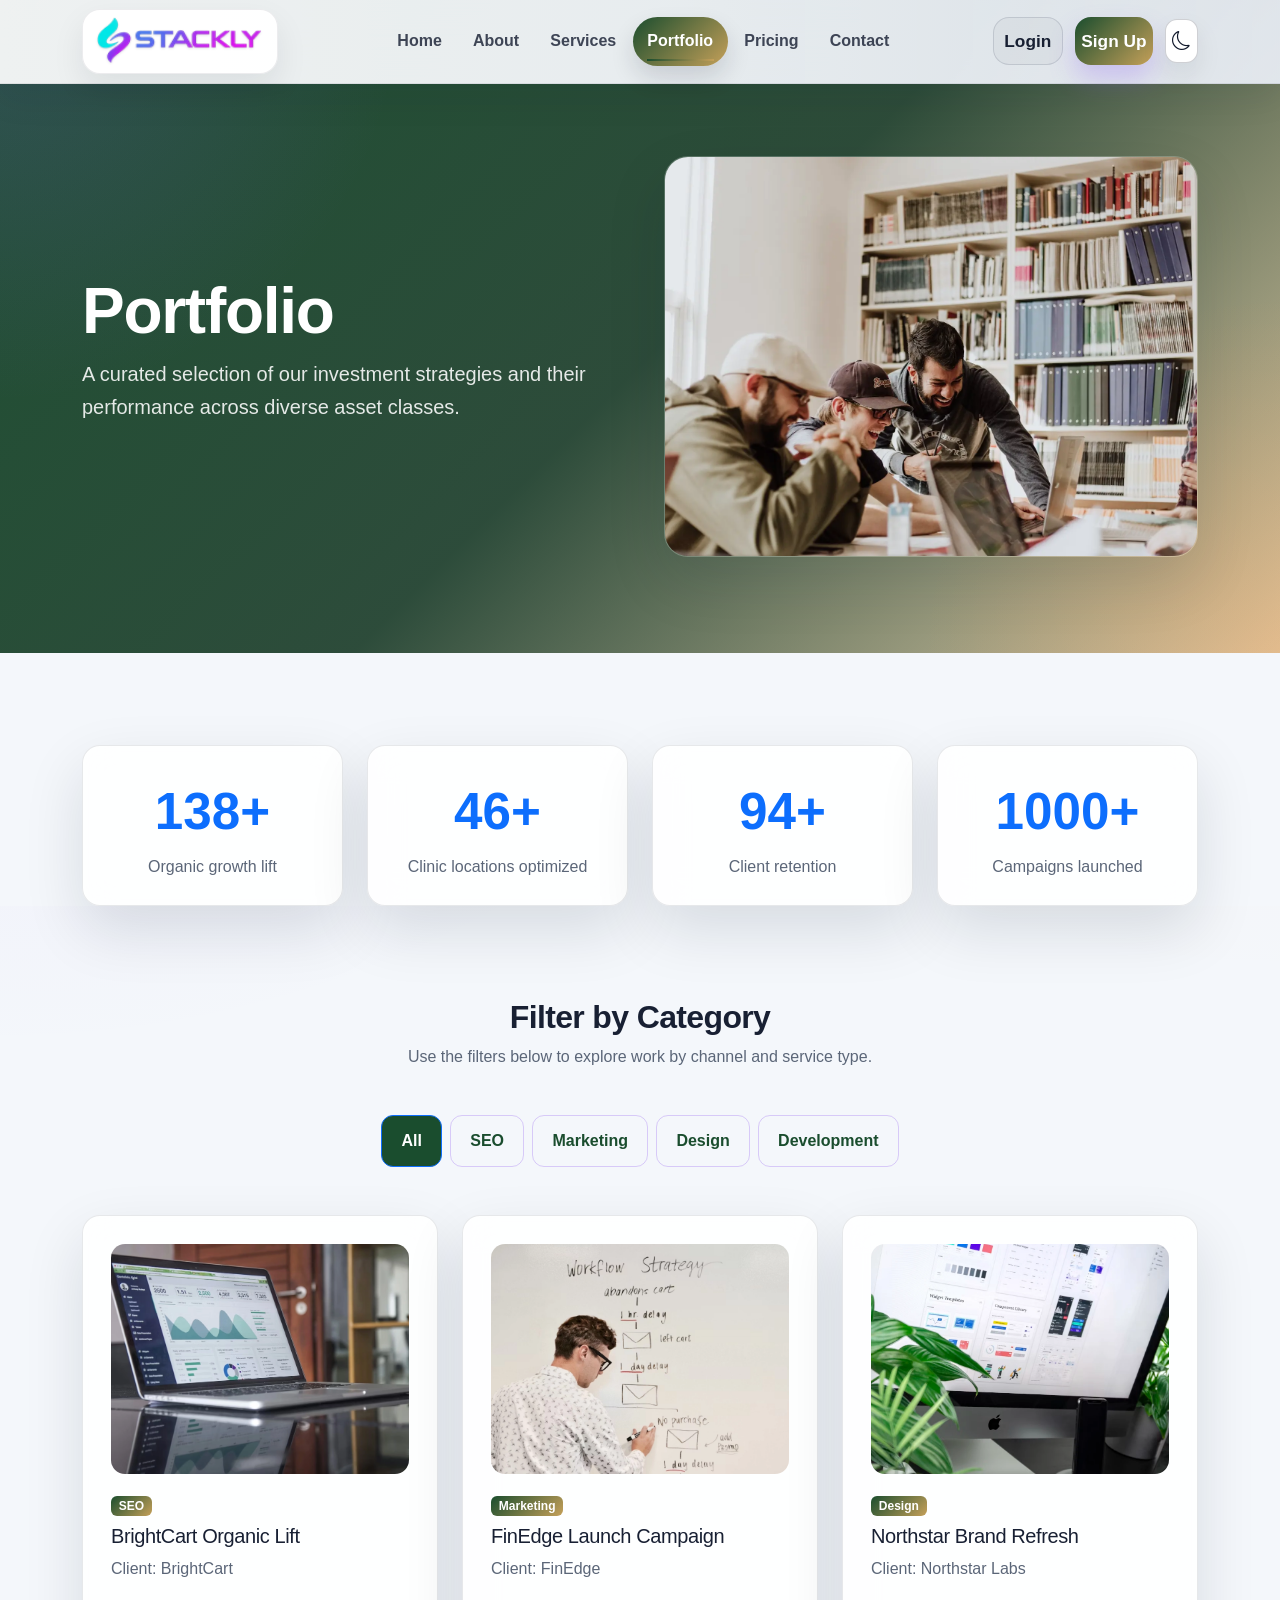
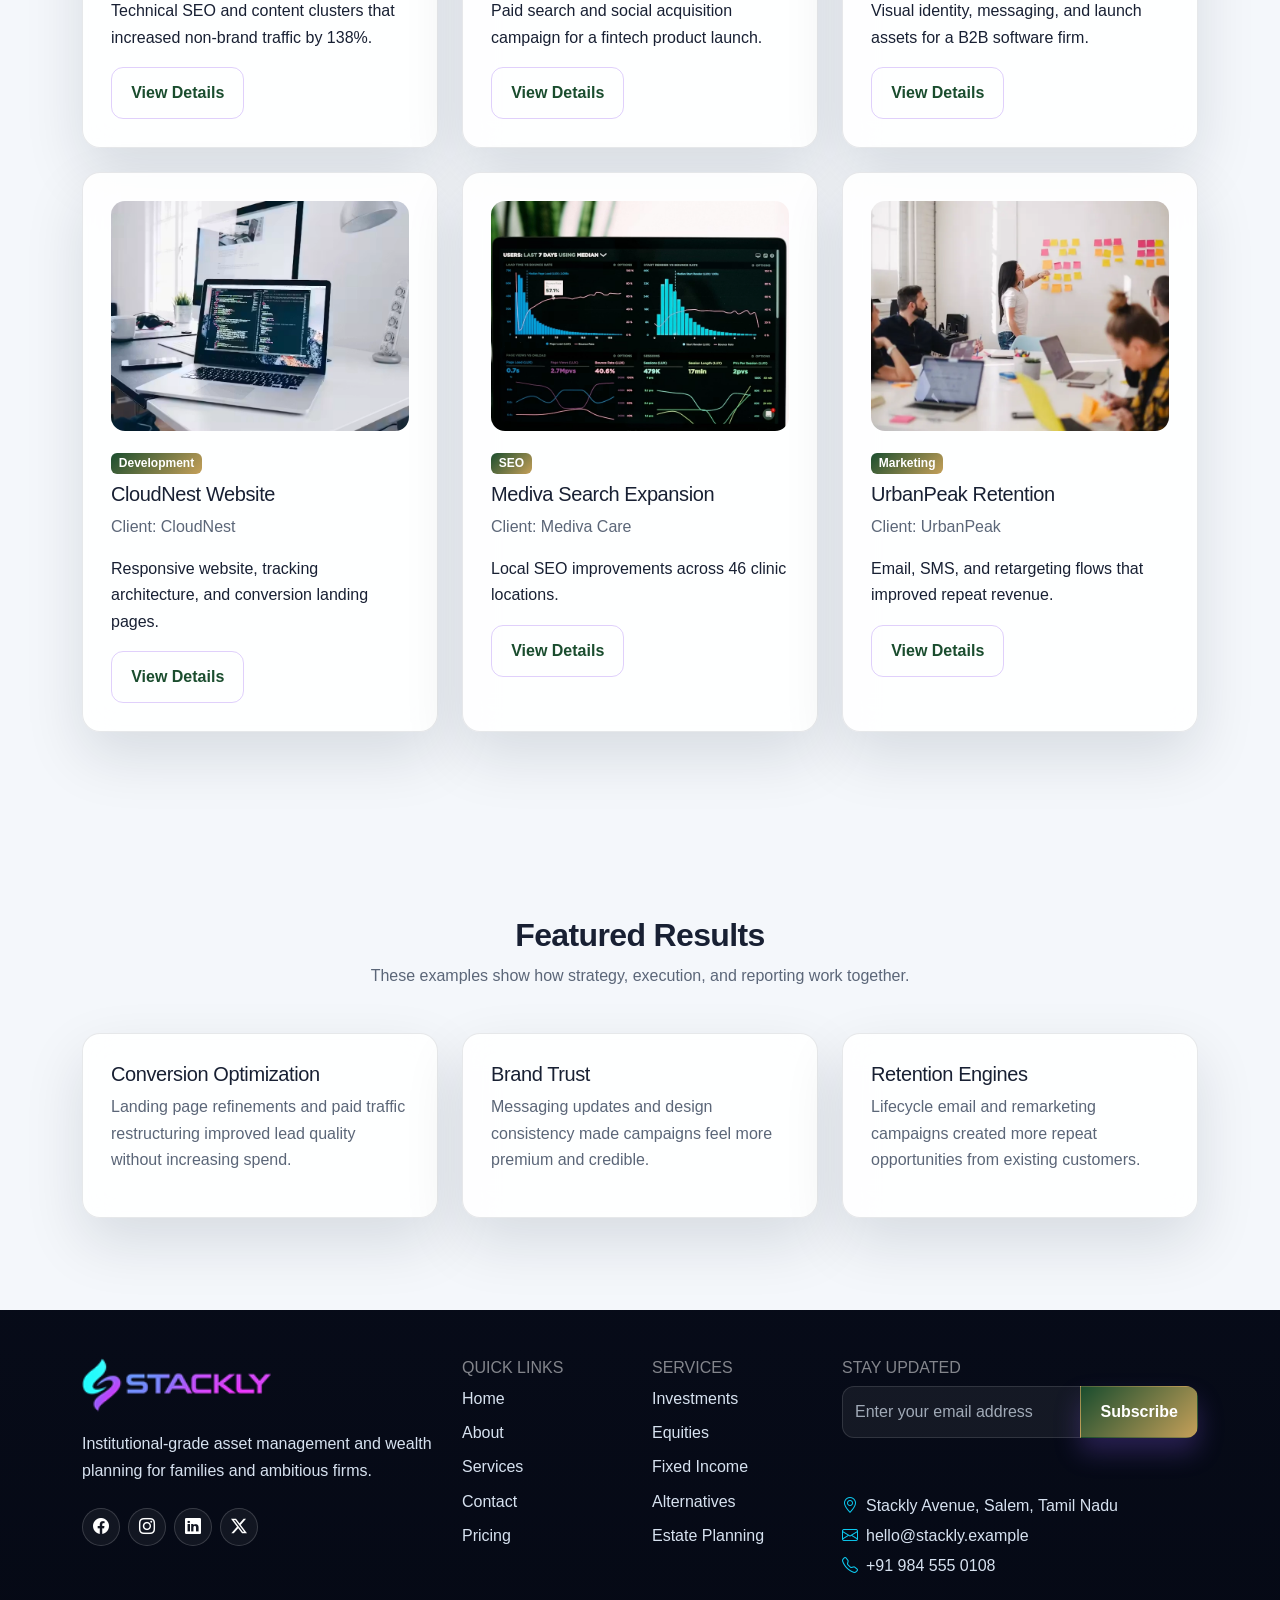
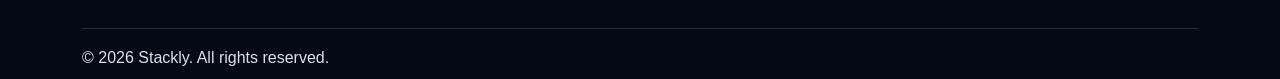
<file: portfolio.html>
<!doctype html>
<html lang="en" data-theme="light">
<head>
  <meta charset="utf-8">
  <meta name="viewport" content="width=device-width, initial-scale=1">
  <meta name="description" content="Explore Stackly's diverse investment portfolio, showcasing strategic asset allocation and performance across various markets.">
  <title>Stackly | Investment Portfolio</title>
  <link href="https://cdn.jsdelivr.net/npm/bootstrap@5.3.3/dist/css/bootstrap.min.css" rel="stylesheet">
  <link href="https://cdn.jsdelivr.net/npm/bootstrap-icons@1.11.3/font/bootstrap-icons.css" rel="stylesheet">
  <link rel="stylesheet" href="assets/css/style.css">
</head>
<body>
  <div class="loader"><div class="spinner-border text-primary" role="status" aria-label="Loading"></div></div>
  <nav class="navbar navbar-expand-lg fixed-top">
    <div class="container">
      <a class="navbar-brand d-flex align-items-center gap-2" href="index.html">
        <img class="site-logo" src="assets/stackly-whitish_blue-logo.webp" alt="Stackly logo">
      </a>
      <button class="navbar-toggler" type="button" data-bs-toggle="collapse" data-bs-target="#mainNav" aria-label="Toggle navigation"><span class="navbar-toggler-icon"></span></button>
      <div class="collapse navbar-collapse" id="mainNav">
        <ul class="navbar-nav mx-lg-auto align-items-lg-center">
          <li class="nav-item"><a class="nav-link" data-page="index.html" href="index.html">Home</a></li>
          <li class="nav-item"><a class="nav-link" data-page="about.html" href="about.html">About</a></li>
          <li class="nav-item"><a class="nav-link" data-page="services.html" href="services.html">Services</a></li>
          <li class="nav-item"><a class="nav-link" data-page="portfolio.html" href="portfolio.html">Portfolio</a></li>
          <li class="nav-item"><a class="nav-link" data-page="pricing.html" href="pricing.html">Pricing</a></li>
          <li class="nav-item"><a class="nav-link" data-page="contact.html" href="contact.html">Contact</a></li>
        </ul>
        <div class="nav-actions">
          <a class="btn btn-outline-primary" data-page="login.html" href="login.html">Login</a>
          <a class="btn btn-outline-primary" data-page="signup.html" href="signup.html">Sign Up</a>
          <button class="theme-toggle" data-theme-toggle aria-label="Toggle dark mode"></button>
        </div>
      </div>
    </div>
  </nav>

  <header class="page-hero page-hero--split">
    <div class="container">
      <div class="row align-items-center g-5">
        <div class="col-lg-6 reveal hero-copy">
          <h1>Portfolio</h1>
          <p class="lead">A curated selection of our investment strategies and their performance across diverse asset classes.</p>
        </div>
        <div class="col-lg-6 reveal">
          <div class="hero-visual">
            <img src="assets/hero_visuals.webp" alt="Financial charts and investment data on a screen" loading="eager" fetchpriority="high">
          </div>
        </div>
      </div>
    </div>
  </header>

  <main>
    <section class="section section-soft pb-0">
      <div class="container">
        <div class="row g-4 text-center">
          <div class="col-6 col-lg-3 reveal">
            <div class="glass-card p-4 h-100">
              <div class="stat-number text-primary" data-count="138">0+</div>
              <p class="mb-0 muted">Organic growth lift</p>
            </div>
          </div>
          <div class="col-6 col-lg-3 reveal">
            <div class="glass-card p-4 h-100">
              <div class="stat-number text-primary" data-count="46">0+</div>
              <p class="mb-0 muted">Clinic locations optimized</p>
            </div>
          </div>
          <div class="col-6 col-lg-3 reveal">
            <div class="glass-card p-4 h-100">
              <div class="stat-number text-primary" data-count="94">0+</div>
              <p class="mb-0 muted">Client retention</p>
            </div>
          </div>
          <div class="col-6 col-lg-3 reveal">
            <div class="glass-card p-4 h-100">
              <div class="stat-number text-primary" data-count="1000">0+</div>
              <p class="mb-0 muted">Campaigns launched</p>
            </div>
          </div>
        </div>
      </div>
    </section>

    <section class="section">
      <div class="container">
        <div class="section-title reveal">
          <h2>Filter by Category</h2>
          <p>Use the filters below to explore work by channel and service type.</p>
        </div>
        <div class="d-flex flex-wrap justify-content-center gap-2 mb-5 reveal">
          <button class="btn btn-outline-primary filter-btn active" data-filter="all">All</button>
          <button class="btn btn-outline-primary filter-btn" data-filter="seo">SEO</button>
          <button class="btn btn-outline-primary filter-btn" data-filter="marketing">Marketing</button>
          <button class="btn btn-outline-primary filter-btn" data-filter="design">Design</button>
          <button class="btn btn-outline-primary filter-btn" data-filter="development">Development</button>
        </div>
        <div class="row g-4">
          <div class="col-md-6 col-xl-4 reveal" data-category="seo"><div class="project-card"><img src="assets/seo.webp" alt="SEO dashboard"><span class="badge text-bg-primary mb-2">SEO</span><h2 class="h5">BrightCart Organic Lift</h2><p class="muted">Client: BrightCart</p><p>Technical SEO and content clusters that increased non-brand traffic by 138%.</p><a class="btn btn-outline-primary" href="404.html">View Details</a></div></div>
          <div class="col-md-6 col-xl-4 reveal" data-category="marketing"><div class="project-card"><img src="assets/marketing.webp" alt="Campaign planning"><span class="badge text-bg-primary mb-2">Marketing</span><h2 class="h5">FinEdge Launch Campaign</h2><p class="muted">Client: FinEdge</p><p>Paid search and social acquisition campaign for a fintech product launch.</p><a class="btn btn-outline-primary" href="404.html">View Details</a></div></div>
          <div class="col-md-6 col-xl-4 reveal" data-category="design"><div class="project-card"><img src="assets/design.webp" alt="Brand design desk"><span class="badge text-bg-primary mb-2">Design</span><h2 class="h5">Northstar Brand Refresh</h2><p class="muted">Client: Northstar Labs</p><p>Visual identity, messaging, and launch assets for a B2B software firm.</p><a class="btn btn-outline-primary" href="404.html">View Details</a></div></div>
          <div class="col-md-6 col-xl-4 reveal" data-category="development"><div class="project-card"><img src="assets/development.webp" alt="Web development laptop"><span class="badge text-bg-primary mb-2">Development</span><h2 class="h5">CloudNest Website</h2><p class="muted">Client: CloudNest</p><p>Responsive website, tracking architecture, and conversion landing pages.</p><a class="btn btn-outline-primary" href="404.html">View Details</a></div></div>
          <div class="col-md-6 col-xl-4 reveal" data-category="seo"><div class="project-card"><img src="assets/measurement.webp" alt="Analytics charts"><span class="badge text-bg-primary mb-2">SEO</span><h2 class="h5">Mediva Search Expansion</h2><p class="muted">Client: Mediva Care</p><p>Local SEO improvements across 46 clinic locations.</p><a class="btn btn-outline-primary" href="404.html">View Details</a></div></div>
          <div class="col-md-6 col-xl-4 reveal" data-category="marketing"><div class="project-card"><img src="assets/growth%20strategy.webp" alt="Team marketing meeting"><span class="badge text-bg-primary mb-2">Marketing</span><h2 class="h5">UrbanPeak Retention</h2><p class="muted">Client: UrbanPeak</p><p>Email, SMS, and retargeting flows that improved repeat revenue.</p><a class="btn btn-outline-primary" href="404.html">View Details</a></div></div>
        </div>
      </div>
    </section>

    <section class="section section-soft">
      <div class="container">
        <div class="section-title reveal">
          <h2>Featured Results</h2>
          <p>These examples show how strategy, execution, and reporting work together.</p>
        </div>
        <div class="row g-4">
          <div class="col-lg-4 reveal">
            <div class="service-card">
              <h3 class="h5">Conversion Optimization</h3>
              <p class="muted">Landing page refinements and paid traffic restructuring improved lead quality without increasing spend.</p>
            </div>
          </div>
          <div class="col-lg-4 reveal">
            <div class="service-card">
              <h3 class="h5">Brand Trust</h3>
              <p class="muted">Messaging updates and design consistency made campaigns feel more premium and credible.</p>
            </div>
          </div>
          <div class="col-lg-4 reveal">
            <div class="service-card">
              <h3 class="h5">Retention Engines</h3>
              <p class="muted">Lifecycle email and remarketing campaigns created more repeat opportunities from existing customers.</p>
            </div>
          </div>
        </div>
      </div>
    </section>
  </main>

  <footer class="pt-5">
    <div class="container">
      <div class="row g-4">
        <div class="col-lg-4">
          <div class="footer-brand mb-3">
            <img class="site-logo" src="assets/stackly-whitish_blue-logo.webp" alt="Stackly logo">
          </div>
          <p class="mb-4">Institutional-grade asset management and wealth planning for families and ambitious firms.</p>
          <div class="d-flex gap-2">
            <a class="social-link" href="404.html" aria-label="Facebook"><i class="bi bi-facebook"></i></a>
            <a class="social-link" href="404.html" aria-label="Instagram"><i class="bi bi-instagram"></i></a>
            <a class="social-link" href="404.html" aria-label="LinkedIn"><i class="bi bi-linkedin"></i></a>
            <a class="social-link" href="404.html" aria-label="X"><i class="bi bi-twitter-x"></i></a>
          </div>
        </div>
        <div class="col-md-4 col-lg-2">
          <h3 class="h6 text-uppercase text-white-50">Quick Links</h3>
          <ul class="list-unstyled d-grid gap-2 mb-0">
            <li><a href="index.html">Home</a></li>
            <li><a href="about.html">About</a></li>
            <li><a href="services.html">Services</a></li>
            <li><a href="contact.html">Contact</a></li>
          </ul>
        </div>
        <div class="col-md-4 col-lg-2">
          <h3 class="h6 text-uppercase text-white-50">Services</h3>
          <ul class="list-unstyled d-grid gap-2 mb-0">
            <li><a href="404.html">Investments</a></li>
            <li><a href="404.html">Equities</a></li>
            <li><a href="404.html">Fixed Income</a></li>
            <li><a href="404.html">Alternatives</a></li>
            <li><a href="404.html">Estate Planning</a></li>
          </ul>
        </div>
        <div class="col-lg-4">
          <h3 class="h6 text-uppercase text-white-50">Stay Updated</h3>
          <form class="footer-newsletter">
            <div class="input-group">
              <input class="form-control" type="email" placeholder="Enter your email address">
              <button class="btn btn-primary" type="submit">Subscribe</button>
            </div>
          </form>
          <div class="mt-4">
            <p class="mb-1"><i class="bi bi-geo-alt me-2 text-info"></i><a href="404.html">Stackly Avenue, Salem, Tamil Nadu</a></p>
            <p class="mb-1"><i class="bi bi-envelope me-2 text-info"></i><a href="404.html">hello@stackly.example</a></p>
            <p class="mb-0"><i class="bi bi-telephone me-2 text-info"></i>+91 984 555 0108</p>
          </div>
        </div>
      </div>
      <div class="footer-bottom mt-5 pt-3 pb-2 d-flex flex-wrap justify-content-between gap-3 align-items-center">
        <span> &copy; <span data-year></span> Stackly. All rights reserved.</span>
      </div>
    </div>
  </footer>

  <script src="https://cdn.jsdelivr.net/npm/bootstrap@5.3.3/dist/js/bootstrap.bundle.min.js"></script>
  <script src="assets/js/main.js"></script>
</body>
</html>
</file>
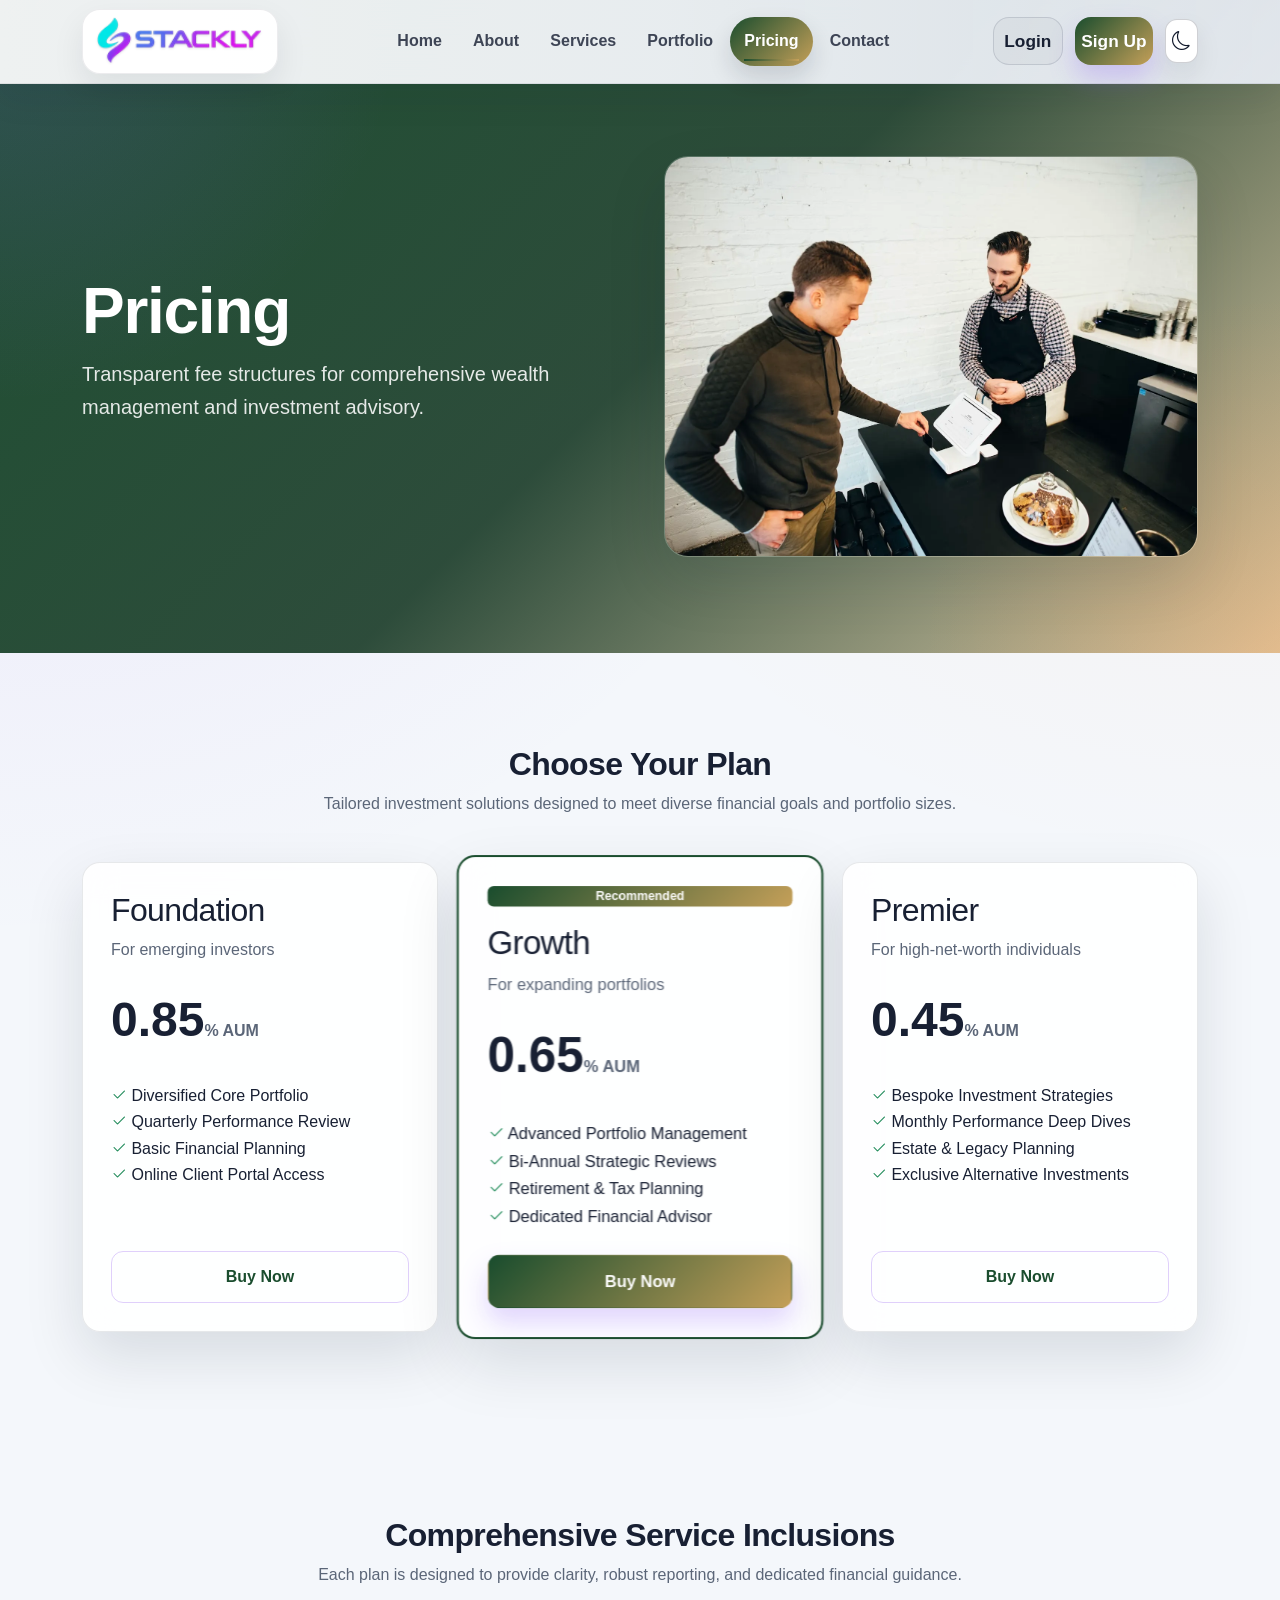
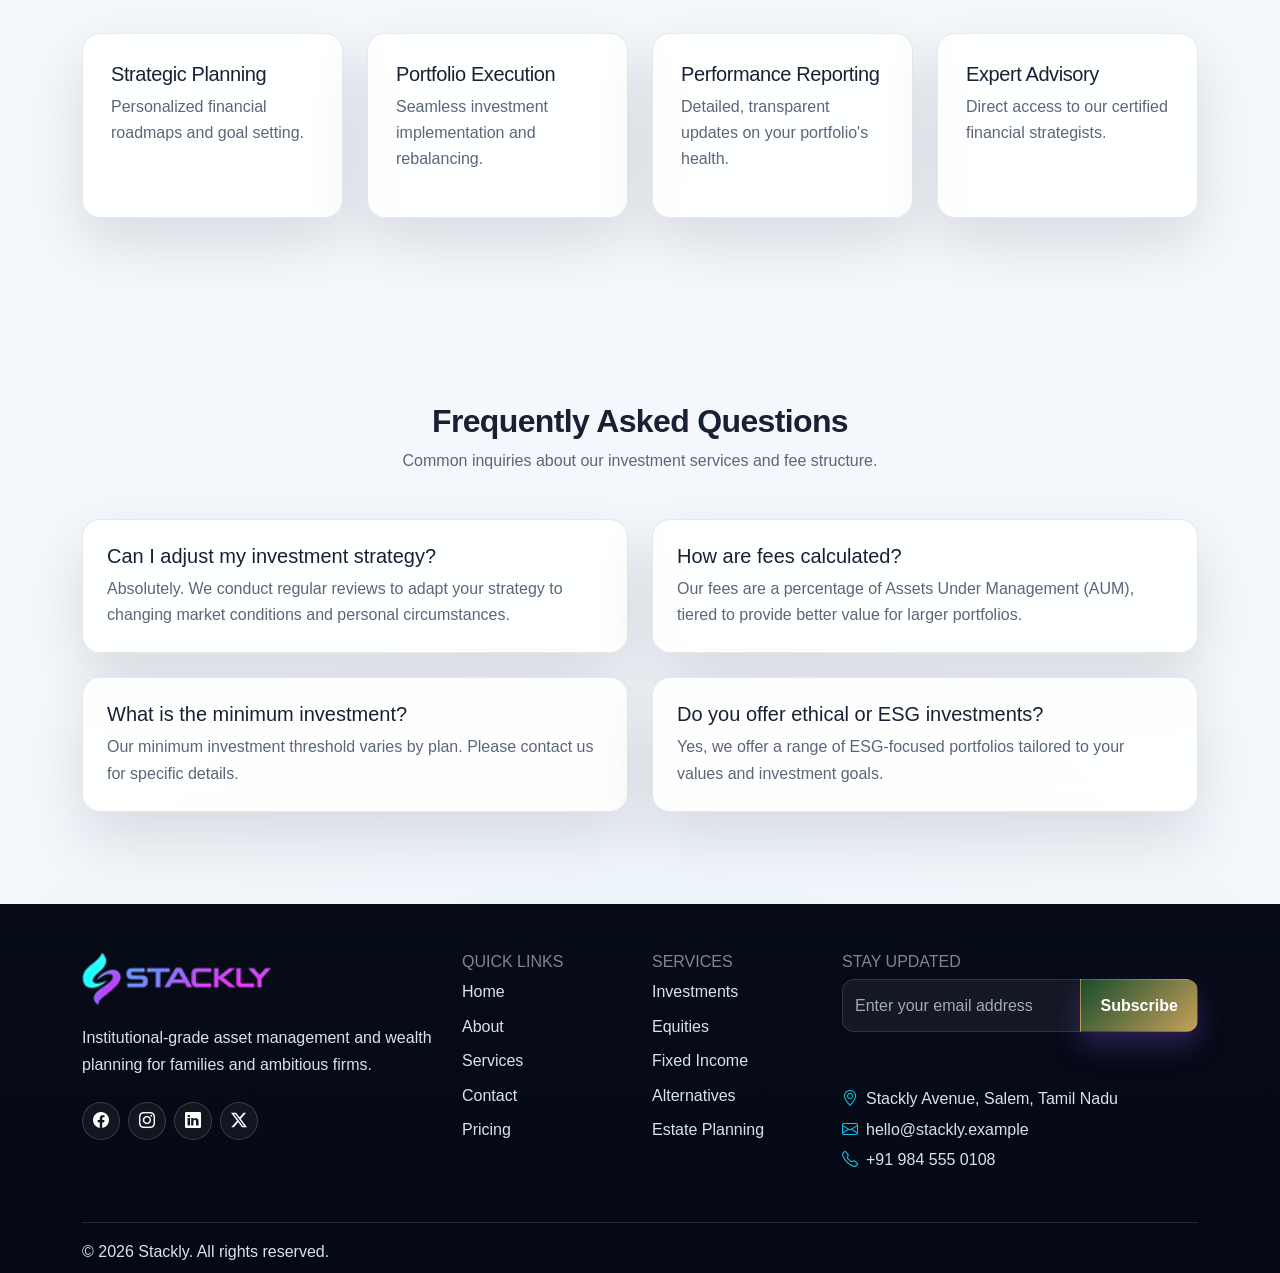
<file: pricing.html>
<!doctype html>
<html lang="en" data-theme="light">
<head>
  <meta charset="utf-8">
  <meta name="viewport" content="width=device-width, initial-scale=1">
  <meta name="description" content="Explore Stackly's transparent pricing for wealth management and investment advisory services.">
  <title>Stackly | Fee Structure</title>
  <link href="https://cdn.jsdelivr.net/npm/bootstrap@5.3.3/dist/css/bootstrap.min.css" rel="stylesheet">
  <link href="https://cdn.jsdelivr.net/npm/bootstrap-icons@1.11.3/font/bootstrap-icons.css" rel="stylesheet">
  <link rel="stylesheet" href="assets/css/style.css">
</head>
<body>
  <div class="loader"><div class="spinner-border text-primary" role="status" aria-label="Loading"></div></div>
  <nav class="navbar navbar-expand-lg fixed-top">
    <div class="container">
      <a class="navbar-brand d-flex align-items-center gap-2" href="index.html">
        <img class="site-logo" src="assets/stackly-whitish_blue-logo.webp" alt="Stackly logo">
      </a>
      <button class="navbar-toggler" type="button" data-bs-toggle="collapse" data-bs-target="#mainNav" aria-label="Toggle navigation"><span class="navbar-toggler-icon"></span></button>
      <div class="collapse navbar-collapse" id="mainNav">
        <ul class="navbar-nav mx-lg-auto align-items-lg-center">
          <li class="nav-item"><a class="nav-link" data-page="index.html" href="index.html">Home</a></li>
          <li class="nav-item"><a class="nav-link" data-page="about.html" href="about.html">About</a></li>
          <li class="nav-item"><a class="nav-link" data-page="services.html" href="services.html">Services</a></li>
          <li class="nav-item"><a class="nav-link" data-page="portfolio.html" href="portfolio.html">Portfolio</a></li>
          <li class="nav-item"><a class="nav-link" data-page="pricing.html" href="pricing.html">Pricing</a></li>
          <li class="nav-item"><a class="nav-link" data-page="contact.html" href="contact.html">Contact</a></li>
        </ul>
        <div class="nav-actions">
          <a class="btn btn-outline-primary" data-page="login.html" href="login.html">Login</a>
          <a class="btn btn-outline-primary" data-page="signup.html" href="signup.html">Sign Up</a>
          <button class="theme-toggle" data-theme-toggle aria-label="Toggle dark mode"></button>
        </div>
      </div>
    </div>
  </nav>

  <header class="page-hero page-hero--split">
    <div class="container">
      <div class="row align-items-center g-5">
        <div class="col-lg-6 reveal hero-copy">
          <h1>Pricing</h1>
          <p class="lead">Transparent fee structures for comprehensive wealth management and investment advisory.</p>
        </div>
        <div class="col-lg-6 reveal">
          <div class="hero-visual">
            <img src="assets/pricing_page.webp" alt="Financial professionals discussing investment costs and returns" loading="eager" fetchpriority="high">
          </div>
        </div>
      </div>
    </div>
  </header>

  <main>
    <section class="section">
      <div class="container">
        <div class="section-title reveal">
          <h2>Choose Your Plan</h2>
          <p>Tailored investment solutions designed to meet diverse financial goals and portfolio sizes.</p>
        </div>
        <div class="row g-4 align-items-stretch">
          <div class="col-lg-4 reveal">
            <div class="pricing-card d-flex flex-column h-100">
              <h2>Foundation</h2>
              <p class="muted">For emerging investors</p>
              <div class="price">0.85<span class="fs-6 muted">% AUM</span></div>
              <ul class="list-unstyled my-4">
                <li><i class="bi bi-check2 text-success"></i> Diversified Core Portfolio</li>
                <li><i class="bi bi-check2 text-success"></i> Quarterly Performance Review</li>
                <li><i class="bi bi-check2 text-success"></i> Basic Financial Planning</li>
                <li><i class="bi bi-check2 text-success"></i> Online Client Portal Access</li>
              </ul>
              <a class="btn btn-outline-primary w-100 mt-auto" href="404.html">Buy Now</a>
            </div>
          </div>
          <div class="col-lg-4 reveal">
            <div class="pricing-card recommended d-flex flex-column h-100">
              <span class="badge text-bg-primary mb-3">Recommended</span>
              <h2>Growth</h2>
              <p class="muted">For expanding portfolios</p>
              <div class="price">0.65<span class="fs-6 muted">% AUM</span></div>
              <ul class="list-unstyled my-4">
                <li><i class="bi bi-check2 text-success"></i> Advanced Portfolio Management</li>
                <li><i class="bi bi-check2 text-success"></i> Bi-Annual Strategic Reviews</li>
                <li><i class="bi bi-check2 text-success"></i> Retirement & Tax Planning</li>
                <li><i class="bi bi-check2 text-success"></i> Dedicated Financial Advisor</li>
              </ul>
              <a class="btn btn-primary w-100 mt-auto" href="404.html">Buy Now</a>
            </div>
          </div>
          <div class="col-lg-4 reveal">
            <div class="pricing-card d-flex flex-column h-100">
              <h2>Premier</h2>
              <p class="muted">For high-net-worth individuals</p>
              <div class="price">0.45<span class="fs-6 muted">% AUM</span></div>
              <ul class="list-unstyled my-4">
                <li><i class="bi bi-check2 text-success"></i> Bespoke Investment Strategies</li>
                <li><i class="bi bi-check2 text-success"></i> Monthly Performance Deep Dives</li>
                <li><i class="bi bi-check2 text-success"></i> Estate & Legacy Planning</li>
                <li><i class="bi bi-check2 text-success"></i> Exclusive Alternative Investments</li>
              </ul>
              <a class="btn btn-outline-primary w-100 mt-auto" href="404.html">Buy Now</a>
            </div>
          </div>
        </div>
      </div>
    </section>

    <section class="section section-soft">
      <div class="container">
        <div class="section-title reveal">
          <h2>Comprehensive Service Inclusions</h2>
          <p>Each plan is designed to provide clarity, robust reporting, and dedicated financial guidance.</p>
        </div>
        <div class="row g-4">
          <div class="col-md-6 col-lg-3 reveal"><div class="service-card"><h3 class="h5">Strategic Planning</h3><p class="muted">Personalized financial roadmaps and goal setting.</p></div></div>
          <div class="col-md-6 col-lg-3 reveal"><div class="service-card"><h3 class="h5">Portfolio Execution</h3><p class="muted">Seamless investment implementation and rebalancing.</p></div></div>
          <div class="col-md-6 col-lg-3 reveal"><div class="service-card"><h3 class="h5">Performance Reporting</h3><p class="muted">Detailed, transparent updates on your portfolio's health.</p></div></div>
          <div class="col-md-6 col-lg-3 reveal"><div class="service-card"><h3 class="h5">Expert Advisory</h3><p class="muted">Direct access to our certified financial strategists.</p></div></div>
        </div>
      </div>
    </section>

    <section class="section">
      <div class="container">
        <div class="section-title reveal">
          <h2>Frequently Asked Questions</h2>
          <p>Common inquiries about our investment services and fee structure.</p>
        </div>
        <div class="row g-4">
          <div class="col-lg-6 reveal">
            <div class="glass-card p-4 h-100">
              <h3 class="h5">Can I adjust my investment strategy?</h3>
              <p class="muted mb-0">Absolutely. We conduct regular reviews to adapt your strategy to changing market conditions and personal circumstances.</p>
            </div>
          </div>
          <div class="col-lg-6 reveal">
            <div class="glass-card p-4 h-100">
              <h3 class="h5">How are fees calculated?</h3>
              <p class="muted mb-0">Our fees are a percentage of Assets Under Management (AUM), tiered to provide better value for larger portfolios.</p>
            </div>
          </div>
          <div class="col-lg-6 reveal">
            <div class="glass-card p-4 h-100">
              <h3 class="h5">What is the minimum investment?</h3>
              <p class="muted mb-0">Our minimum investment threshold varies by plan. Please contact us for specific details.</p>
            </div>
          </div>
          <div class="col-lg-6 reveal">
            <div class="glass-card p-4 h-100">
              <h3 class="h5">Do you offer ethical or ESG investments?</h3>
              <p class="muted mb-0">Yes, we offer a range of ESG-focused portfolios tailored to your values and investment goals.</p>
            </div>
          </div>
        </div>
      </div>
    </section>
  </main>

  <footer class="pt-5">
    <div class="container">
      <div class="row g-4">
        <div class="col-lg-4">
          <div class="footer-brand mb-3">
            <img class="site-logo" src="assets/stackly-whitish_blue-logo.webp" alt="Stackly logo">
          </div>
          <p class="mb-4">Institutional-grade asset management and wealth planning for families and ambitious firms.</p>
          <div class="d-flex gap-2">
            <a class="social-link" href="404.html" aria-label="Facebook"><i class="bi bi-facebook"></i></a>
            <a class="social-link" href="404.html" aria-label="Instagram"><i class="bi bi-instagram"></i></a>
            <a class="social-link" href="404.html" aria-label="LinkedIn"><i class="bi bi-linkedin"></i></a>
            <a class="social-link" href="404.html" aria-label="X"><i class="bi bi-twitter-x"></i></a>
          </div>
        </div>
        <div class="col-md-4 col-lg-2">
          <h3 class="h6 text-uppercase text-white-50">Quick Links</h3>
          <ul class="list-unstyled d-grid gap-2 mb-0">
            <li><a href="index.html">Home</a></li>
            <li><a href="about.html">About</a></li>
            <li><a href="services.html">Services</a></li>
            <li><a href="contact.html">Contact</a></li>
          </ul>
        </div>
        <div class="col-md-4 col-lg-2">
          <h3 class="h6 text-uppercase text-white-50">Services</h3>
          <ul class="list-unstyled d-grid gap-2 mb-0">
            <li><a href="404.html">Investments</a></li>
            <li><a href="404.html">Equities</a></li>
            <li><a href="404.html">Fixed Income</a></li>
            <li><a href="404.html">Alternatives</a></li>
            <li><a href="404.html">Estate Planning</a></li>
          </ul>
        </div>
        <div class="col-lg-4">
          <h3 class="h6 text-uppercase text-white-50">Stay Updated</h3>
          <form class="footer-newsletter">
            <div class="input-group">
              <input class="form-control" type="email" placeholder="Enter your email address">
              <button class="btn btn-primary" type="submit">Subscribe</button>
            </div>
          </form>
          <div class="mt-4">
            <p class="mb-1"><i class="bi bi-geo-alt me-2 text-info"></i><a href="404.html">Stackly Avenue, Salem, Tamil Nadu</a></p>
            <p class="mb-1"><i class="bi bi-envelope me-2 text-info"></i><a href="404.html">hello@stackly.example</a></p>
            <p class="mb-0"><i class="bi bi-telephone me-2 text-info"></i>+91 984 555 0108</p>
          </div>
        </div>
      </div>
      <div class="footer-bottom mt-5 pt-3 pb-2 d-flex flex-wrap justify-content-between gap-3 align-items-center">
        <span>&copy; <span data-year></span> Stackly. All rights reserved.</span>
      </div>
    </div>
  </footer>

  <script src="https://cdn.jsdelivr.net/npm/bootstrap@5.3.3/dist/js/bootstrap.bundle.min.js"></script>
  <script src="assets/js/main.js"></script>
</body>
</html>
</file>
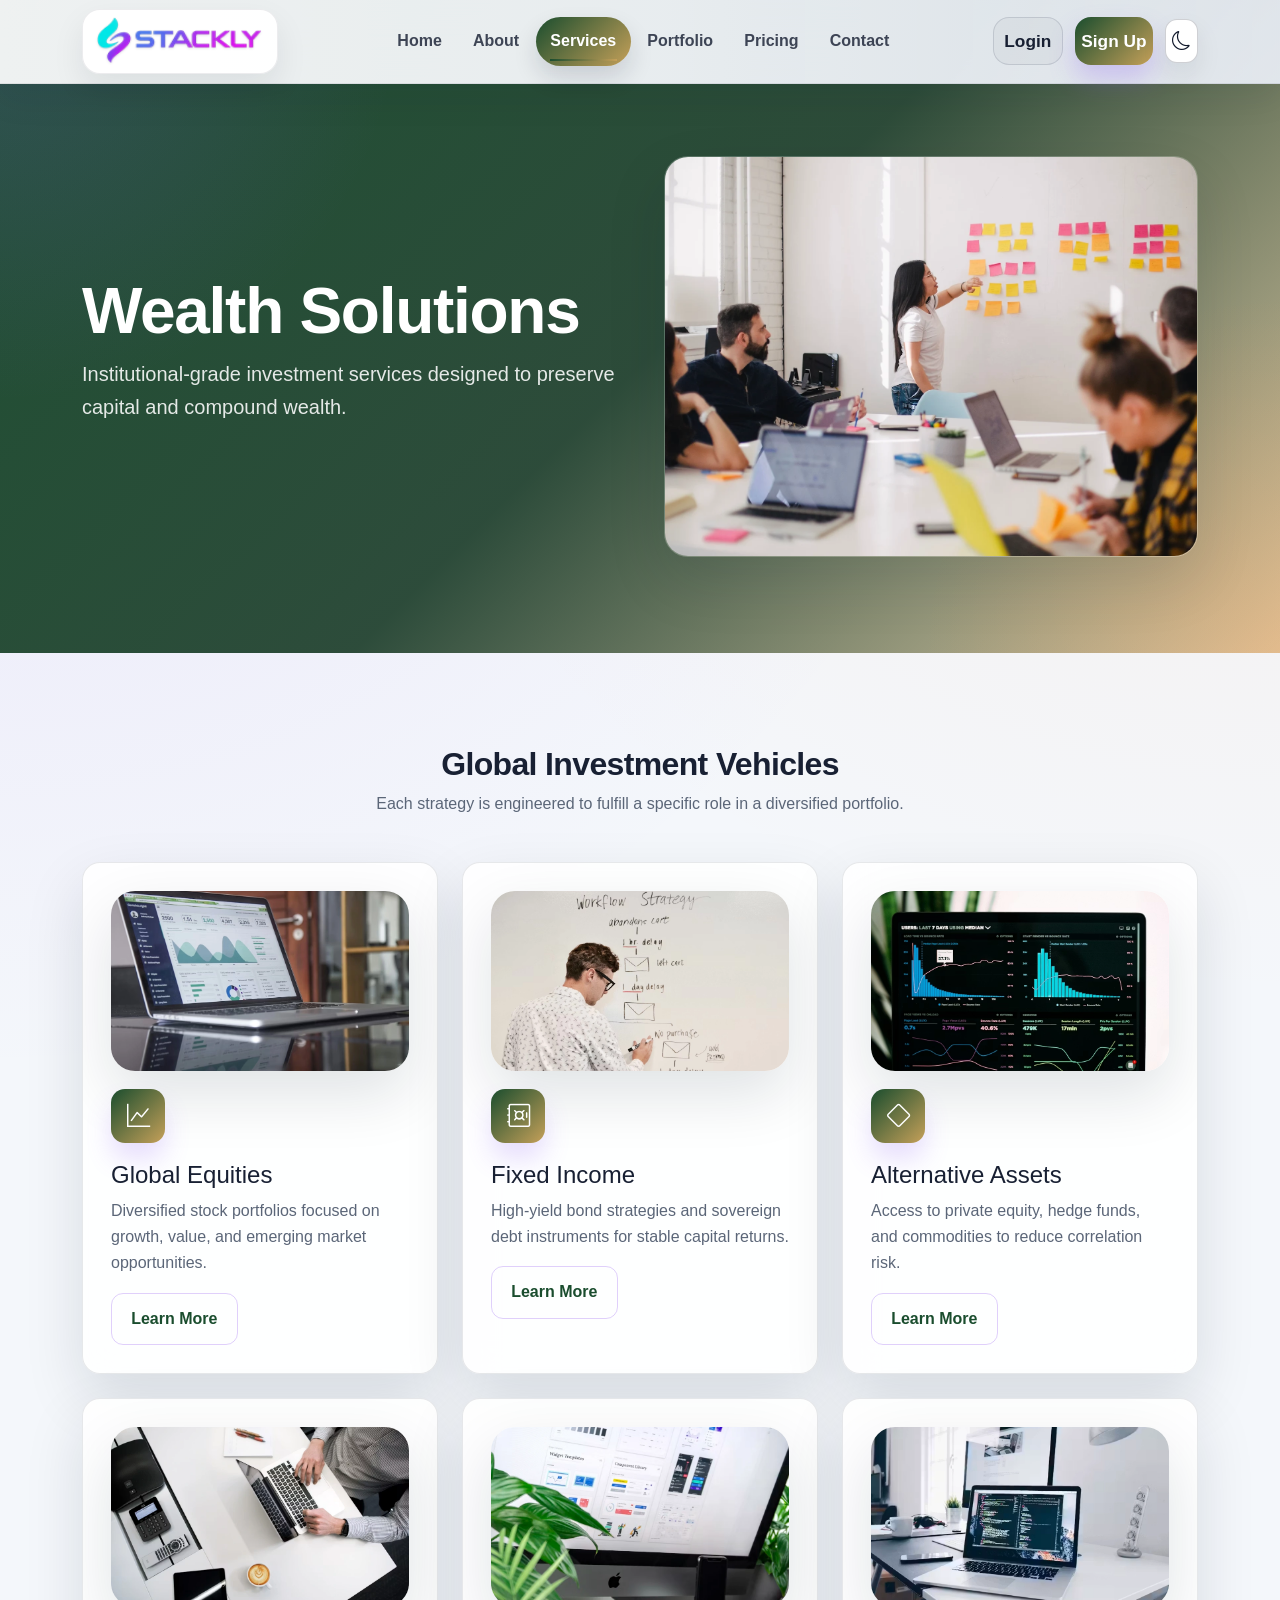
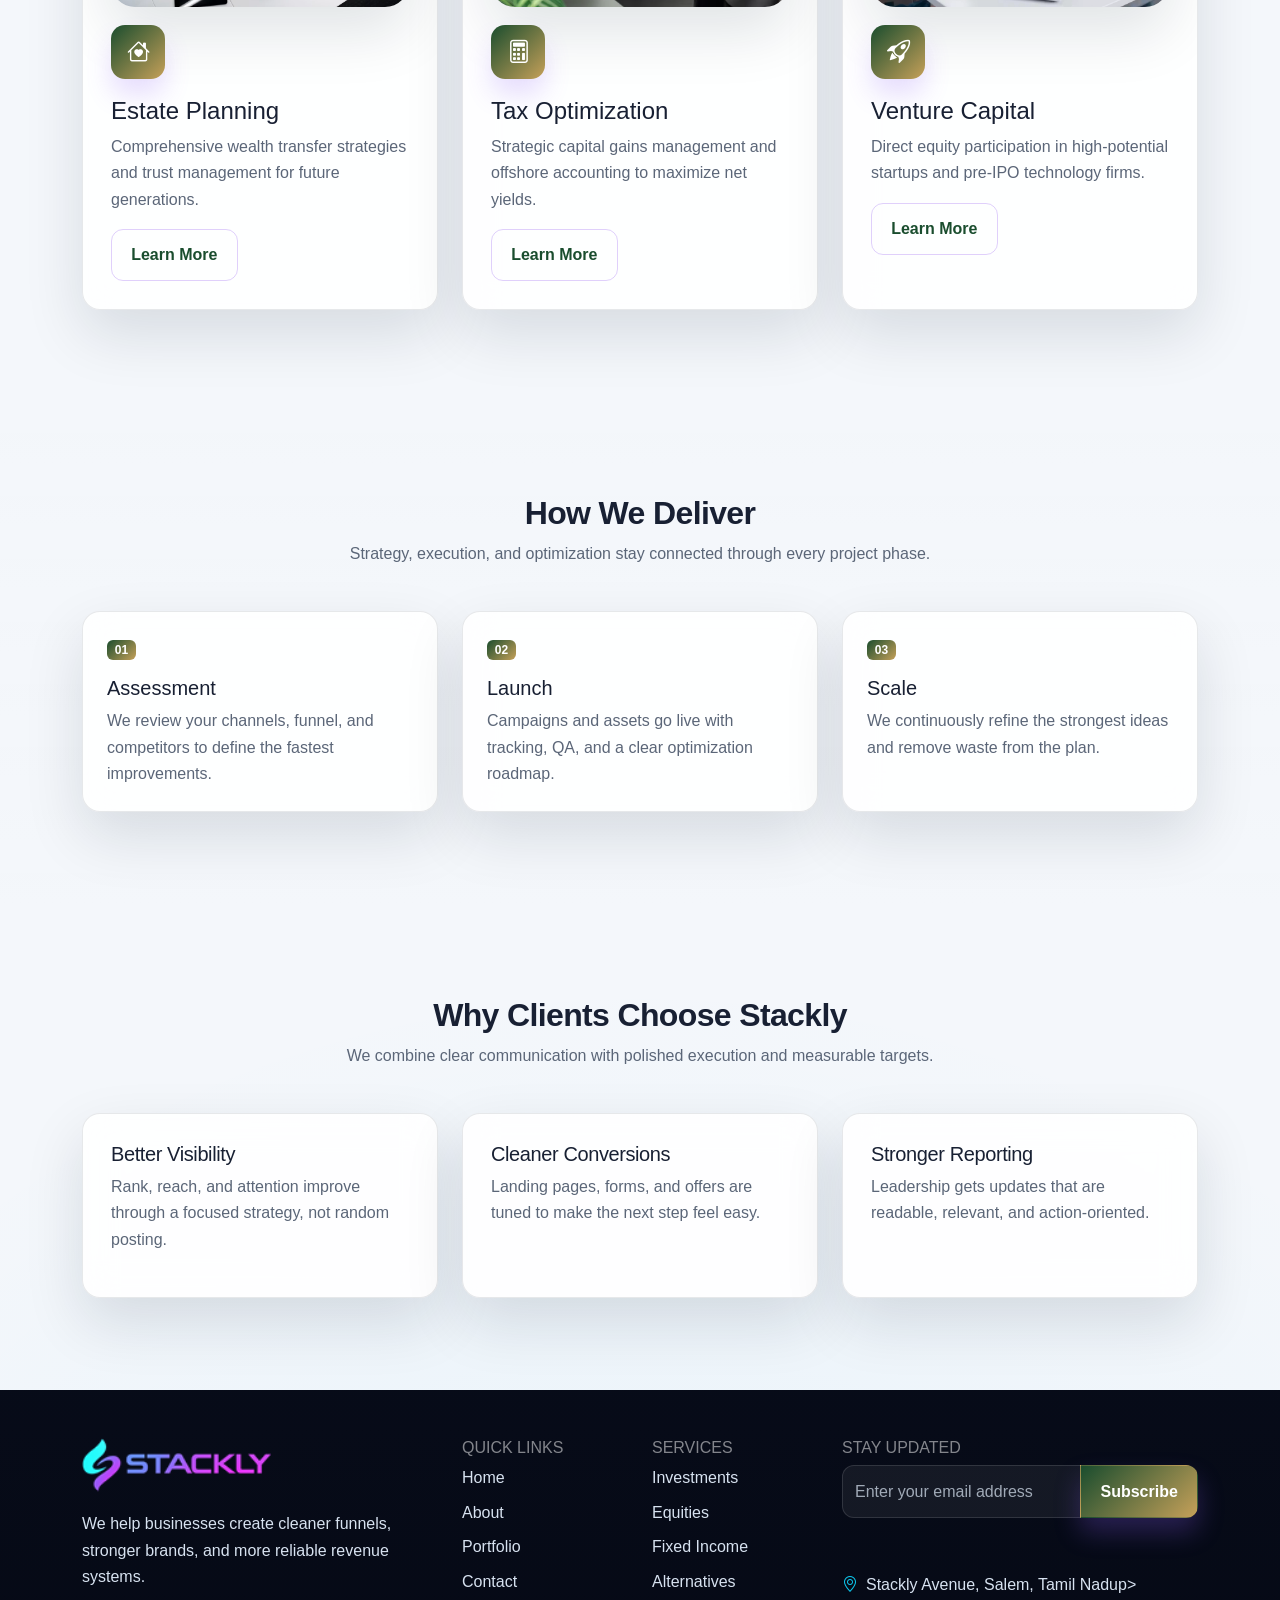
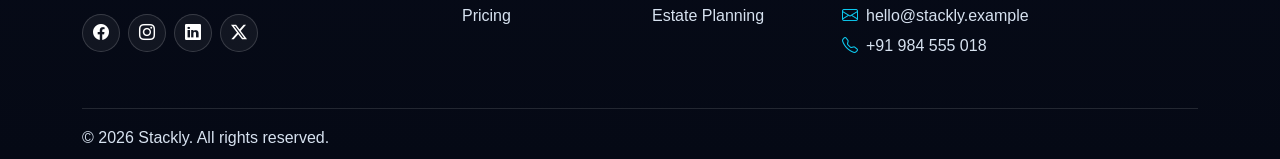
<file: services.html>
<!doctype html>
<html lang="en" data-theme="light">
<head>
  <meta charset="utf-8">
  <meta name="viewport" content="width=device-width, initial-scale=1">
  <meta name="description" content="Explore Stackly's comprehensive financial services including global equities, fixed income, real estate trusts, and estate planning.">
  <title>Stackly | Financial Solutions</title>
  <link href="https://cdn.jsdelivr.net/npm/bootstrap@5.3.3/dist/css/bootstrap.min.css" rel="stylesheet">
  <link href="https://cdn.jsdelivr.net/npm/bootstrap-icons@1.11.3/font/bootstrap-icons.css" rel="stylesheet">
  <link rel="stylesheet" href="assets/css/style.css">
</head>
<body>
  <div class="loader"><div class="spinner-border text-primary" role="status" aria-label="Loading"></div></div>
  <nav class="navbar navbar-expand-lg fixed-top">
    <div class="container">
      <a class="navbar-brand d-flex align-items-center gap-2" href="index.html">
        <img class="site-logo" src="assets/stackly-whitish_blue-logo.webp" alt="Stackly logo">
      </a>
      <button class="navbar-toggler" type="button" data-bs-toggle="collapse" data-bs-target="#mainNav" aria-label="Toggle navigation"><span class="navbar-toggler-icon"></span></button>
      <div class="collapse navbar-collapse" id="mainNav">
        <ul class="navbar-nav mx-lg-auto align-items-lg-center">
          <li class="nav-item"><a class="nav-link" data-page="index.html" href="index.html">Home</a></li>
          <li class="nav-item"><a class="nav-link" data-page="about.html" href="about.html">About</a></li>
          <li class="nav-item"><a class="nav-link" data-page="services.html" href="services.html">Services</a></li>
          <li class="nav-item"><a class="nav-link" data-page="portfolio.html" href="portfolio.html">Portfolio</a></li>
          <li class="nav-item"><a class="nav-link" data-page="pricing.html" href="pricing.html">Pricing</a></li>
          <li class="nav-item"><a class="nav-link" data-page="contact.html" href="contact.html">Contact</a></li>
        </ul>
        <div class="nav-actions">
          <a class="btn btn-outline-primary" data-page="login.html" href="login.html">Login</a>
          <a class="btn btn-outline-primary" data-page="signup.html" href="signup.html">Sign Up</a>
          <button class="theme-toggle" data-theme-toggle aria-label="Toggle dark mode"></button>
        </div>
      </div>
    </div>
  </nav>

  <header class="page-hero page-hero--split">
    <div class="container">
      <div class="row align-items-center g-5">
        <div class="col-lg-6 reveal hero-copy">
          <h1>Wealth Solutions</h1>
          <p class="lead">Institutional-grade investment services designed to preserve capital and compound wealth.</p>
        </div>
        <div class="col-lg-6 reveal">
          <div class="hero-visual">
            <img src="assets/service%20page.webp" alt="Marketing team reviewing campaign performance" loading="eager" fetchpriority="high">
          </div>
        </div>
      </div>
    </div>
  </header>

  <main>
    <section class="section">
      <div class="container">
        <div class="section-title reveal">
          <h2>Global Investment Vehicles</h2>
          <p>Each strategy is engineered to fulfill a specific role in a diversified portfolio.</p>
        </div>
        <div class="row g-4">
          <div class="col-md-6 col-xl-4 reveal"><div class="service-card"><div class="card-media"><img src="assets/seo.webp" alt="Global Equities"></div><div class="icon-box"><i class="bi bi-graph-up"></i></div><h2 class="h4">Global Equities</h2><p class="muted">Diversified stock portfolios focused on growth, value, and emerging market opportunities.</p><a class="btn btn-outline-primary" href="404.html">Learn More</a></div></div>
          <div class="col-md-6 col-xl-4 reveal"><div class="service-card"><div class="card-media"><img src="assets/marketing.webp" alt="Fixed Income"></div><div class="icon-box"><i class="bi bi-safe"></i></div><h2 class="h4">Fixed Income</h2><p class="muted">High-yield bond strategies and sovereign debt instruments for stable capital returns.</p><a class="btn btn-outline-primary" href="404.html">Learn More</a></div></div>
          <div class="col-md-6 col-xl-4 reveal"><div class="service-card"><div class="card-media"><img src="assets/measurement.webp" alt="Alternative Assets"></div><div class="icon-box"><i class="bi bi-diamond"></i></div><h2 class="h4">Alternative Assets</h2><p class="muted">Access to private equity, hedge funds, and commodities to reduce correlation risk.</p><a class="btn btn-outline-primary" href="404.html">Learn More</a></div></div>
          <div class="col-md-6 col-xl-4 reveal"><div class="service-card"><div class="card-media"><img src="assets/creative_system.webp" alt="Estate Planning"></div><div class="icon-box"><i class="bi bi-house-heart"></i></div><h2 class="h4">Estate Planning</h2><p class="muted">Comprehensive wealth transfer strategies and trust management for future generations.</p><a class="btn btn-outline-primary" href="404.html">Learn More</a></div></div>
          <div class="col-md-6 col-xl-4 reveal"><div class="service-card"><div class="card-media"><img src="assets/design.webp" alt="Tax Optimization"></div><div class="icon-box"><i class="bi bi-calculator"></i></div><h2 class="h4">Tax Optimization</h2><p class="muted">Strategic capital gains management and offshore accounting to maximize net yields.</p><a class="btn btn-outline-primary" href="404.html">Learn More</a></div></div>
          <div class="col-md-6 col-xl-4 reveal"><div class="service-card"><div class="card-media"><img src="assets/development.webp" alt="Venture Capital"></div><div class="icon-box"><i class="bi bi-rocket-takeoff"></i></div><h2 class="h4">Venture Capital</h2><p class="muted">Direct equity participation in high-potential startups and pre-IPO technology firms.</p><a class="btn btn-outline-primary" href="404.html">Learn More</a></div></div>
        </div>
      </div>
    </section>

    <section class="section section-soft">
      <div class="container">
        <div class="section-title reveal">
          <h2>How We Deliver</h2>
          <p>Strategy, execution, and optimization stay connected through every project phase.</p>
        </div>
        <div class="row g-4">
          <div class="col-lg-4 reveal">
            <div class="glass-card p-4 h-100">
              <span class="badge text-bg-primary mb-3">01</span>
              <h3 class="h5">Assessment</h3>
              <p class="muted mb-0">We review your channels, funnel, and competitors to define the fastest improvements.</p>
            </div>
          </div>
          <div class="col-lg-4 reveal">
            <div class="glass-card p-4 h-100">
              <span class="badge text-bg-primary mb-3">02</span>
              <h3 class="h5">Launch</h3>
              <p class="muted mb-0">Campaigns and assets go live with tracking, QA, and a clear optimization roadmap.</p>
            </div>
          </div>
          <div class="col-lg-4 reveal">
            <div class="glass-card p-4 h-100">
              <span class="badge text-bg-primary mb-3">03</span>
              <h3 class="h5">Scale</h3>
              <p class="muted mb-0">We continuously refine the strongest ideas and remove waste from the plan.</p>
            </div>
          </div>
        </div>
      </div>
    </section>

    <section class="section">
      <div class="container">
        <div class="section-title reveal">
          <h2>Why Clients Choose Stackly</h2>
          <p>We combine clear communication with polished execution and measurable targets.</p>
        </div>
        <div class="row g-4">
          <div class="col-md-4 reveal">
            <div class="service-card">
              <h3 class="h5">Better Visibility</h3>
              <p class="muted">Rank, reach, and attention improve through a focused strategy, not random posting.</p>
            </div>
          </div>
          <div class="col-md-4 reveal">
            <div class="service-card">
              <h3 class="h5">Cleaner Conversions</h3>
              <p class="muted">Landing pages, forms, and offers are tuned to make the next step feel easy.</p>
            </div>
          </div>
          <div class="col-md-4 reveal">
            <div class="service-card">
              <h3 class="h5">Stronger Reporting</h3>
              <p class="muted">Leadership gets updates that are readable, relevant, and action-oriented.</p>
            </div>
          </div>
        </div>
      </div>
    </section>
  </main>

  <footer class="pt-5">
    <div class="container">
      <div class="row g-4">
        <div class="col-lg-4">
          <div class="footer-brand mb-3">
            <img class="site-logo" src="assets/stackly-whitish_blue-logo.webp" alt="Stackly logo">
          </div>
          <p class="mb-4">We help businesses create cleaner funnels, stronger brands, and more reliable revenue systems.</p>
          <div class="d-flex gap-2">
            <a class="social-link" href="404.html" aria-label="Facebook"><i class="bi bi-facebook"></i></a>
            <a class="social-link" href="404.html" aria-label="Instagram"><i class="bi bi-instagram"></i></a>
            <a class="social-link" href="404.html" aria-label="LinkedIn"><i class="bi bi-linkedin"></i></a>
            <a class="social-link" href="404.html" aria-label="X"><i class="bi bi-twitter-x"></i></a>
          </div>
        </div>
        <div class="col-md-4 col-lg-2">
          <h3 class="h6 text-uppercase text-white-50">Quick Links</h3>
          <ul class="list-unstyled d-grid gap-2 mb-0">
            <li><a href="index.html">Home</a></li>
            <li><a href="about.html">About</a></li>
            <li><a href="portfolio.html">Portfolio</a></li>
            <li><a href="contact.html">Contact</a></li>
          </ul>
        </div>
        <div class="col-md-4 col-lg-2">
          <h3 class="h6 text-uppercase text-white-50">Services</h3>
          <ul class="list-unstyled d-grid gap-2 mb-0">
            <li><a href="404.html">Investments</a></li>
            <li><a href="404.html">Equities</a></li>
            <li><a href="404.html">Fixed Income</a></li>
            <li><a href="404.html">Alternatives</a></li>
            <li><a href="404.html">Estate Planning</a></li>
          </ul>
        </div>
        <div class="col-lg-4">
          <h3 class="h6 text-uppercase text-white-50">Stay Updated</h3>
          <form class="footer-newsletter">
            <div class="input-group">
              <input class="form-control" type="email" placeholder="Enter your email address">
              <button class="btn btn-primary" type="submit">Subscribe</button>
            </div>
          </form>
          <div class="mt-4">
            <p class="mb-1"><i class="bi bi-geo-alt me-2 text-info"></i><a href="404.html">Stackly Avenue, Salem, Tamil Nadu</a>p>
            <p class="mb-1"><i class="bi bi-envelope me-2 text-info"></i><a href="404.html">hello@stackly.example</a></p>
            <p class="mb-0"><i class="bi bi-telephone me-2 text-info"></i>+91 984 555 018</p>
          </div>
        </div>
      </div>
      <div class="footer-bottom mt-5 pt-3 pb-2 d-flex flex-wrap justify-content-between gap-3 align-items-center">
        <span> &copy; <span data-year></span> Stackly. All rights reserved.</span>
      </div>
    </div>
  </footer>

  <script src="https://cdn.jsdelivr.net/npm/bootstrap@5.3.3/dist/js/bootstrap.bundle.min.js"></script>
  <script src="assets/js/main.js"></script>
</body>
</html>
</file>
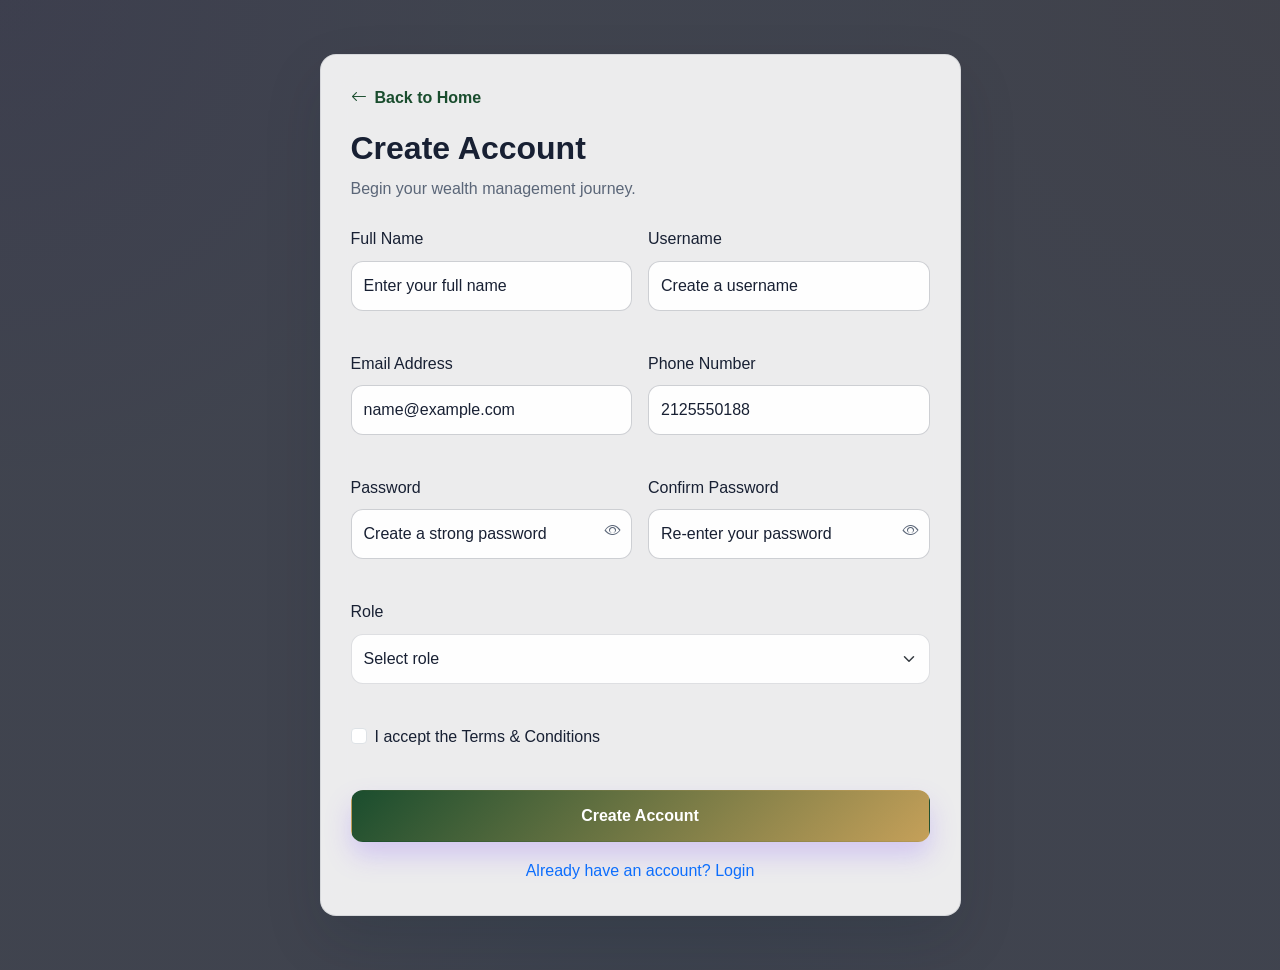
<file: signup.html>
<!doctype html>
<html lang="en" data-theme="light">
<head>
  <meta charset="utf-8">
  <meta name="viewport" content="width=device-width, initial-scale=1">
  <meta name="description" content="Create a Stackly investment account.">
  <title>Stackly | Register Account</title>
  <link href="https://cdn.jsdelivr.net/npm/bootstrap@5.3.3/dist/css/bootstrap.min.css" rel="stylesheet">
  <link href="https://cdn.jsdelivr.net/npm/bootstrap-icons@1.11.3/font/bootstrap-icons.css" rel="stylesheet">
  <link rel="stylesheet" href="assets/css/style.css">
</head>
<body>
  <div class="loader"><div class="spinner-border text-primary" role="status" aria-label="Loading"></div></div>
  <main class="auth-page auth-page-centered">
    <div class="container">
      <div class="row justify-content-center">
        <div class="col-md-10 col-lg-8 col-xl-7 reveal">
          <form id="signupForm" class="auth-card auth-card-centered auth-card-signup-panel" novalidate>
            <a class="auth-back-link" href="index.html"><i class="bi bi-arrow-left"></i> Back to Home</a>
            <h2 class="h2 fw-bold mb-2">Create Account</h2>
            <p class="muted mb-4">Begin your wealth management journey.</p>
            <div class="row g-3">
              <div class="col-md-6">
                <label for="signupName" class="form-label">Full Name</label>
                <input class="form-control" id="signupName" type="text" placeholder="Enter your full name" inputmode="text" autocomplete="name" data-letters-only="true">
                <div class="error-message" data-error-for="signupName"></div>
              </div>
              <div class="col-md-6">
                <label for="signupUsername" class="form-label">Username</label>
                <input class="form-control" id="signupUsername" type="text" placeholder="Create a username" inputmode="text" autocomplete="username" data-letters-only="true">
                <div class="error-message" data-error-for="signupUsername"></div>
              </div>
              <div class="col-md-6">
                <label for="signupEmail" class="form-label">Email Address</label>
                <input class="form-control" id="signupEmail" type="email" inputmode="email" placeholder="name@example.com" autocomplete="email" pattern="[^\s@]+@[^\s@]+\.[^\s@]+" title="Enter a valid email address">
                <div class="error-message" data-error-for="signupEmail"></div>
              </div>
              <div class="col-md-6">
                <label for="signupPhone" class="form-label">Phone Number</label>
                <input class="form-control" id="signupPhone" type="tel" placeholder="2125550188" inputmode="numeric" autocomplete="tel" pattern="[0-9]{10,15}" title="Enter 10 to 15 digits only" maxlength="15" data-digits-only="true">
                <div class="error-message" data-error-for="signupPhone"></div>
              </div>
              <div class="col-md-6 position-relative">
                <label for="signupPassword" class="form-label">Password</label>
                <input class="form-control pe-5" id="signupPassword" type="password" placeholder="Create a strong password" minlength="8" pattern="^(?=.*[a-z])(?=.*[A-Z])(?=.*\d)(?=.*[^A-Za-z\d]).{8,}$" title="Use 8+ characters with uppercase, lowercase, number, and symbol">
                <button class="password-toggle" type="button" data-toggle-password="signupPassword" aria-label="Show password"><i class="bi bi-eye"></i></button>
                <div class="error-message" data-error-for="signupPassword"></div>
              </div>
              <div class="col-md-6 position-relative">
                <label for="confirmPassword" class="form-label">Confirm Password</label>
                <input class="form-control pe-5" id="confirmPassword" type="password" placeholder="Re-enter your password">
                <button class="password-toggle" type="button" data-toggle-password="confirmPassword" aria-label="Show password"><i class="bi bi-eye"></i></button>
                <div class="error-message" data-error-for="confirmPassword"></div>
              </div>
              <div class="col-12">
                <label for="signupRole" class="form-label">Role</label>
                <select class="form-select" id="signupRole">
                  <option value="">Select role</option>
                  <option>Admin</option>
                  
                  <option>Client</option>
                </select>
                <div class="error-message" data-error-for="signupRole"></div>
              </div>
              <div class="col-12">
                <div class="form-check">
                  <input class="form-check-input" id="terms" type="checkbox">
                  <label class="form-check-label" for="terms">I accept the Terms & Conditions</label>
                </div>
                <div class="error-message" data-error-for="terms"></div>
              </div>
              <div class="col-12">
                <button class="btn btn-primary w-100" type="submit">Create Account</button>
              </div>
              <div class="col-12 text-center">
                <a class="text-primary" href="login.html">Already have an account? Login</a>
              </div>
            </div>
          </form>
        </div>
      </div>
    </div>
  </main>

  <script src="https://cdn.jsdelivr.net/npm/bootstrap@5.3.3/dist/js/bootstrap.bundle.min.js"></script>
  <script src="assets/js/main.js"></script>
  <script src="assets/js/auth.js"></script>
</body>
</html>
</file>
<file: assets/css/style.css>
:root {
  --primary: #1a4d2e;
  --primary-dark: #123520;
  --secondary: #c5a059;
  --accent: #1e40af;
  --ink: #182033;
  --muted: #5b6678;
  --surface: #ffffff;
  --surface-soft: #f8fafc;
  --surface-elevated: rgba(255, 255, 255, 0.9);
  --border: rgba(24, 32, 51, 0.1);
  --shadow: 0 24px 60px rgba(9, 23, 43, 0.12);
  --shadow-soft: 0 16px 28px rgba(9, 23, 43, 0.08);
  --glass: rgba(255, 255, 255, 0.82);
  --card-hover-bg: linear-gradient(145deg, rgba(255, 255, 255, 0.98), rgba(240, 247, 255, 0.94));
  --card-hover-border: rgba(124, 58, 237, 0.26);
  --card-hover-shadow: 0 30px 58px rgba(36, 52, 87, 0.16);
  --nav-height: 84px;
}

[data-theme="light"] {
  --primary: #1a4d2e;
  --primary-dark: #123520;
  --secondary: #c5a059;
  --accent: #1e40af;
  --ink: #182033;
  --muted: #5b6678;
  --surface: #ffffff;
  --surface-soft: #f4f7fb;
  --surface-elevated: rgba(255, 255, 255, 0.9);
  --border: rgba(24, 32, 51, 0.1);
  --shadow: 0 24px 60px rgba(9, 23, 43, 0.12);
  --shadow-soft: 0 16px 28px rgba(9, 23, 43, 0.08);
  --glass: rgba(255, 255, 255, 0.82);
  --card-hover-bg: linear-gradient(145deg, rgba(255, 255, 255, 0.98), rgba(240, 247, 255, 0.94));
  --card-hover-border: rgba(124, 58, 237, 0.26);
  --card-hover-shadow: 0 30px 58px rgba(36, 52, 87, 0.16);
}

[data-theme="dark"] {
  --primary: #4ade80;
  --primary-dark: #22c55e;
  --secondary: #fbbf24;
  --accent: #60a5fa;
  --ink: #f1f5f9;
  --muted: #c0cade;
  --surface: #080d18;
  --surface-soft: #050915;
  --surface-elevated: rgba(8, 12, 24, 0.84);
  --border: rgba(255, 255, 255, 0.1);
  --shadow: 0 28px 80px rgba(0, 0, 0, 0.5);
  --shadow-soft: 0 18px 36px rgba(0, 0, 0, 0.34);
  --glass: rgba(5, 9, 21, 0.76);
  --card-hover-bg: linear-gradient(145deg, rgba(22, 30, 51, 0.96), rgba(40, 22, 67, 0.9));
  --card-hover-border: rgba(167, 139, 250, 0.38);
  --card-hover-shadow: 0 32px 68px rgba(0, 0, 0, 0.56);
}

* {
  box-sizing: border-box;
}

html {
  scroll-behavior: smooth;
  color-scheme: light;
  width: 100%;
  max-width: 100%;
  overflow-x: hidden;
}

[data-theme="dark"] {
  color-scheme: dark;
}

body {
  min-height: 100vh;
  margin: 0;
  color: var(--ink);
  background: var(--surface-soft);
  font-family: "Inter", "Segoe UI", Arial, sans-serif;
  line-height: 1.65;
  position: relative;
  width: 100%;
  max-width: 100%;
  overflow-x: clip;
}

@supports not (overflow: clip) {
  body {
    overflow-x: hidden;
  }
}

@supports (min-height: 100dvh) {
  body {
    min-height: 100dvh;
  }
}

html,
body,
.navbar,
.hero,
.page-hero,
.auth-page,
.dashboard-shell,
main,
header,
footer,
.section,
.section-soft,
.glass-card,
.service-card,
.team-card,
.pricing-card,
.project-card,
.auth-card,
.dashboard-card,
.footer-newsletter .form-control,
.footer-newsletter .btn,
.theme-toggle,
.btn,
.nav-link,
.navbar-toggler,
.form-control,
.form-select,
.input-group-text {
  transition:
    background-color 0.28s ease,
    background 0.28s ease,
    color 0.28s ease,
    border-color 0.28s ease,
    box-shadow 0.28s ease,
    filter 0.28s ease;
}

[data-theme="light"] body {
  background:
    radial-gradient(circle at top left, rgba(124, 58, 237, 0.1), transparent 30%),
    radial-gradient(circle at top right, rgba(255, 122, 24, 0.08), transparent 28%),
    radial-gradient(circle at 50% 110%, rgba(14, 165, 233, 0.08), transparent 30%),
    var(--surface-soft);
}

[data-theme="dark"] body {
  background:
    radial-gradient(circle at top left, rgba(139, 92, 246, 0.22), transparent 30%),
    radial-gradient(circle at top right, rgba(255, 122, 24, 0.16), transparent 28%),
    radial-gradient(circle at 50% 110%, rgba(34, 211, 238, 0.1), transparent 30%),
    var(--surface-soft);
}

a {
  color: inherit;
  text-decoration: none;
}

img {
  display: block;
  max-width: 100%;
}

video,
iframe,
svg {
  max-width: 100%;
}

.container,
.container-fluid,
.row,
[class*="col-"] {
  min-width: 0;
}

.row > * {
  min-width: 0;
}

.navbar {
  min-height: var(--nav-height);
  background:
    linear-gradient(90deg, rgba(7, 11, 24, 0.94), rgba(18, 24, 43, 0.92) 52%, rgba(49, 14, 92, 0.9));
  backdrop-filter: blur(18px);
  border-bottom: 1px solid rgba(255, 255, 255, 0.12);
  box-shadow: 0 14px 34px rgba(4, 8, 20, 0.28);
}

[data-theme="light"] .navbar {
  background:
    linear-gradient(90deg, rgba(255, 255, 255, 0.92), rgba(248, 250, 255, 0.92) 52%, rgba(241, 245, 255, 0.88));
  border-bottom: 1px solid rgba(15, 23, 42, 0.08);
  box-shadow: 0 14px 34px rgba(15, 23, 42, 0.08);
}

.navbar .container {
  align-items: center;
}

.navbar-toggler {
  border-color: rgba(255, 255, 255, 0.18);
  background: rgba(255, 255, 255, 0.05);
}

[data-theme="light"] .navbar-toggler {
  border-color: rgba(15, 23, 42, 0.14);
  background: rgba(15, 23, 42, 0.03);
}

.navbar-toggler-icon {
  filter: invert(1);
}

[data-theme="light"] .navbar-toggler-icon {
  filter: none;
}

.navbar-brand {
  display: inline-flex;
  align-items: center;
  font-weight: 800;
  color: #ffffff !important;
  letter-spacing: 0;
}

[data-theme="light"] .navbar-brand {
  color: var(--ink) !important;
}

.site-logo {
  width: 50px;
  height: 50px;
  object-fit: contain;
  object-position: center;
  border-radius: 11px;
  background: transparent;
  padding: 0;
  box-shadow: none;
  filter: none;
}

.navbar.fixed-top .site-logo {
  width: 165px;
  height: auto;
  max-width: 165px;
  border-radius: 0;
  padding: 0;
  background: transparent;
  border: 0;
  box-shadow: none;
  filter: none;
}

.navbar.fixed-top .navbar-brand {
  padding: 0.42rem 0.9rem;
  border-radius: 18px;
  background: rgba(255, 255, 255, 0.06);
  border: 1px solid rgba(255, 255, 255, 0.1);
  box-shadow: 0 14px 32px rgba(9, 23, 43, 0.18);
}

[data-theme="light"] .navbar.fixed-top .navbar-brand {
  background: rgba(255, 255, 255, 0.96);
  border-color: rgba(15, 23, 42, 0.08);
  box-shadow: 0 14px 32px rgba(15, 23, 42, 0.08);
}

.navbar.fixed-top .site-logo,
[data-theme="dark"] .navbar.fixed-top .site-logo {
  filter: brightness(1.02) contrast(1.05) drop-shadow(0 0 1px rgba(255, 255, 255, 0.08));
}

[data-theme="light"] .navbar.fixed-top .site-logo {
  filter: brightness(0.82) contrast(1.22) saturate(1.1) drop-shadow(0 1px 1px rgba(15, 23, 42, 0.14));
}

.footer-brand .site-logo {
  width: 190px;
  height: auto;
  max-width: 190px;
  border-radius: 0;
  box-shadow: none;
}

.brand-mark {
  width: 40px;
  height: 40px;
  display: inline-grid;
  place-items: center;
  color: #fff;
  border-radius: 11px;
  background: linear-gradient(135deg, var(--primary), var(--secondary));
  box-shadow: 0 12px 24px rgba(18, 60, 123, 0.24);
}

.navbar-collapse {
  flex-basis: 100%;
}

.navbar-nav {
  align-items: center;
  gap: 0.15rem;
}

.nav-link {
  position: relative;
  color: rgba(255, 255, 255, 0.84) !important;
  font-weight: 650;
  padding-inline: 0.9rem !important;
  padding-block: 0.7rem !important;
}

[data-theme="light"] .nav-link {
  color: rgba(24, 32, 51, 0.82) !important;
}

.nav-link:hover,
.nav-link.active {
  color: #ffffff !important;
}

[data-theme="light"] .nav-link:hover,
[data-theme="light"] .nav-link.active {
  color: var(--primary-dark) !important;
}

.nav-link::after {
  content: "";
  position: absolute;
  left: 0.85rem;
  right: 0.85rem;
  bottom: 0.3rem;
  height: 2px;
  background: linear-gradient(90deg, #a78bfa, #ff8b3d);
  transform: scaleX(0);
  transform-origin: center;
  transition: transform 0.2s ease;
}

.nav-link:hover::after,
.nav-link.active::after {
  transform: scaleX(1);
}

[data-theme="light"] .nav-link:hover::after,
[data-theme="light"] .nav-link.active::after {
  background: linear-gradient(90deg, var(--primary), var(--secondary));
}

.nav-actions {
  display: flex;
  align-items: center;
  gap: 0.75rem;
  margin-left: auto;
  min-width: 0;
}

.navbar.fixed-top .nav-actions > a[href="login.html"],
.navbar.fixed-top .nav-actions > a[href="signup.html"] {
  display: inline-flex;
  align-items: center;
  justify-content: center;
  min-width: 124px;
  min-height: 48px;
  padding: 0.76rem 1.3rem;
  border-radius: 16px;
  font-size: 1.08rem;
  line-height: 1;
  white-space: nowrap;
  min-width: 0;
}

.navbar.fixed-top .nav-actions > a[href="login.html"] {
  border: 1px solid rgba(255, 255, 255, 0.18);
  background: rgba(255, 255, 255, 0.05);
  color: #f8fbff;
  box-shadow: none;
}

[data-theme="light"] .navbar.fixed-top .nav-actions > a[href="login.html"] {
  border-color: rgba(15, 23, 42, 0.12);
  background: rgba(15, 23, 42, 0.03);
  color: var(--ink);
}

.navbar.fixed-top .nav-actions > a[href="login.html"]:hover {
  color: #ffffff;
  background: rgba(255, 255, 255, 0.12);
}

[data-theme="light"] .navbar.fixed-top .nav-actions > a[href="login.html"]:hover {
  color: var(--ink);
  background: rgba(15, 23, 42, 0.08);
}

.navbar.fixed-top .nav-actions > a[href="signup.html"] {
  border: 0;
  background: linear-gradient(135deg, var(--primary), var(--secondary));
  color: #ffffff;
  box-shadow: 0 14px 26px rgba(139, 92, 246, 0.28);
}

.navbar.fixed-top .nav-actions > a[href="signup.html"]:hover {
  color: #ffffff;
  transform: translateY(-1px);
}

.navbar-brand {
  position: relative;
  z-index: 2;
}

.theme-toggle {
  width: 44px;
  height: 44px;
  border: 1px solid rgba(255, 255, 255, 0.16);
  border-radius: 12px;
  background: rgba(255, 255, 255, 0.06);
  color: #ffffff;
  box-shadow: 0 12px 26px rgba(4, 8, 20, 0.2);
}

.theme-toggle:hover {
  transform: translateY(-1px);
}

[data-theme="light"] .theme-toggle {
  border-color: rgba(15, 23, 42, 0.14);
  background: rgba(15, 23, 42, 0.03);
  color: var(--ink);
  box-shadow: 0 12px 26px rgba(15, 23, 42, 0.08);
}

.page-offset {
  padding-top: var(--nav-height);
}

.hero {
  min-height: 92vh;
  display: flex;
  align-items: center;
  position: relative;
  overflow: hidden;
  color: #fff;
  background:
    radial-gradient(circle at 15% 20%, rgba(26, 77, 46, 0.34), transparent 24%),
    radial-gradient(circle at 85% 20%, rgba(197, 160, 89, 0.26), transparent 22%),
    radial-gradient(circle at 50% 100%, rgba(30, 64, 175, 0.18), transparent 28%),
    linear-gradient(135deg, #020617 0%, #0f172a 46%, #1e293b 100%);
}

[data-theme="light"] .hero {
  color: var(--ink);
  background:
    radial-gradient(circle at 15% 20%, rgba(26, 77, 46, 0.12), transparent 24%),
    radial-gradient(circle at 85% 20%, rgba(197, 160, 89, 0.1), transparent 22%),
    radial-gradient(circle at 50% 100%, rgba(30, 64, 175, 0.08), transparent 28%),
    linear-gradient(135deg, #f8fafc 0%, #f1f5f9 48%, #eff6ff 100%);
}

.hero-home {
  padding: 132px 0 88px;
}

.hero-grid {
  position: absolute;
  inset: 0;
  opacity: 0.18;
  background-image:
    linear-gradient(rgba(255, 255, 255, 0.08) 1px, transparent 1px),
    linear-gradient(90deg, rgba(255, 255, 255, 0.08) 1px, transparent 1px);
  background-size: 84px 84px;
  mask-image: radial-gradient(circle at center, black 42%, transparent 100%);
  pointer-events: none;
}

.hero-orb {
  position: absolute;
  border-radius: 50%;
  filter: blur(8px);
  pointer-events: none;
  mix-blend-mode: screen;
}

.hero-orb-one {
  top: 12%;
  left: 6%;
  width: 240px;
  height: 240px;
  background: radial-gradient(circle, rgba(124, 58, 237, 0.44), rgba(124, 58, 237, 0));
  animation: floatOrb 10s ease-in-out infinite;
}

.hero-orb-two {
  right: 7%;
  bottom: 10%;
  width: 300px;
  height: 300px;
  background: radial-gradient(circle, rgba(255, 122, 24, 0.34), rgba(255, 122, 24, 0));
  animation: floatOrb 12s ease-in-out infinite reverse;
}

.hero-home .container,
.hero-home .row {
  position: relative;
  z-index: 2;
}

.hero-copy {
  max-width: 620px;
  min-width: 0;
}

.hero-home h1 {
  max-width: 780px;
  font-size: clamp(2.75rem, 5.8vw, 5.5rem);
  line-height: 0.98;
  font-weight: 900;
  letter-spacing: -0.05em;
  background: linear-gradient(90deg, #ffffff 0%, #d4d8ff 32%, #ffb36b 100%);
  -webkit-background-clip: text;
  background-clip: text;
  color: transparent;
  text-shadow: 0 18px 36px rgba(0, 0, 0, 0.24);
}

[data-theme="light"] .hero-home h1 {
  background: linear-gradient(90deg, #0f172a 0%, #4f46e5 36%, #c2410c 100%);
  -webkit-background-clip: text;
  background-clip: text;
  color: transparent;
  text-shadow: none;
}

.hero-home p {
  max-width: 620px;
  color: rgba(231, 236, 255, 0.88);
  font-size: 1.12rem;
}

[data-theme="light"] .hero-home p {
  color: rgba(24, 32, 51, 0.78);
}

.hero-metrics {
  display: grid;
  grid-template-columns: repeat(3, minmax(0, 1fr));
  gap: 14px;
}

.hero-metric {
  padding: 16px 18px;
  border: 1px solid rgba(255, 255, 255, 0.12);
  border-radius: 18px;
  background: rgba(255, 255, 255, 0.06);
  backdrop-filter: blur(14px);
  box-shadow: 0 18px 40px rgba(0, 0, 0, 0.16);
}

[data-theme="light"] .hero-metric {
  border-color: rgba(15, 23, 42, 0.08);
  background: rgba(255, 255, 255, 0.72);
  box-shadow: 0 18px 40px rgba(15, 23, 42, 0.08);
}

.hero-metric strong {
  display: block;
  font-size: 1.42rem;
  line-height: 1;
  margin-bottom: 6px;
}

.hero-metric span {
  display: block;
  color: rgba(231, 236, 255, 0.76);
  font-size: 0.92rem;
}

[data-theme="light"] .hero-metric span {
  color: rgba(24, 32, 51, 0.64);
}

.hero-stage {
  position: relative;
  min-height: 560px;
  display: flex;
  flex-direction: column;
  justify-content: flex-end;
  align-items: stretch;
  gap: 18px;
  padding: 24px;
  min-width: 0;
}

.hero-stage-glow {
  position: absolute;
  inset: 7% 8% 12%;
  border-radius: 34px;
  background:
    radial-gradient(circle at 30% 20%, rgba(255, 255, 255, 0.14), transparent 26%),
    linear-gradient(145deg, rgba(124, 58, 237, 0.22), rgba(255, 122, 24, 0.18) 56%, rgba(14, 165, 233, 0.12));
  filter: blur(14px);
  animation: glowShift 8s ease-in-out infinite;
}

.hero-stage-frame {
  position: relative;
  width: 100%;
  min-height: 520px;
  border-radius: 34px;
  border: 1px solid rgba(255, 255, 255, 0.16);
  background:
    linear-gradient(180deg, rgba(255, 255, 255, 0.08), rgba(255, 255, 255, 0.03)),
    rgba(8, 12, 25, 0.55);
  box-shadow: 0 34px 80px rgba(0, 0, 0, 0.34);
  backdrop-filter: blur(18px);
  overflow: hidden;
}

[data-theme="light"] .hero-stage-frame {
  border-color: rgba(15, 23, 42, 0.08);
  background:
    linear-gradient(180deg, rgba(255, 255, 255, 0.82), rgba(255, 255, 255, 0.62)),
    rgba(241, 245, 255, 0.55);
  box-shadow: 0 34px 80px rgba(15, 23, 42, 0.12);
}

.hero-stage-frame::before {
  content: "";
  position: absolute;
  inset: auto -10% 12% auto;
  width: 220px;
  height: 220px;
  border-radius: 50%;
  background: radial-gradient(circle, rgba(255, 255, 255, 0.14), transparent 62%);
  opacity: 0.7;
  animation: drift 11s ease-in-out infinite;
}

.hero-stage-frame::after {
  content: "";
  position: absolute;
  inset: 0;
  background-image:
    linear-gradient(rgba(255, 255, 255, 0.06) 1px, transparent 1px),
    linear-gradient(90deg, rgba(255, 255, 255, 0.06) 1px, transparent 1px);
  background-size: 56px 56px;
  opacity: 0.14;
  pointer-events: none;
}

.hero-slide {
  position: absolute;
  inset: 0;
  display: flex;
  flex-direction: column;
  justify-content: flex-end;
  gap: 14px;
  padding: 34px;
  opacity: 0;
  transform: translateX(30px) scale(0.96);
  transition: opacity 0.6s ease, transform 0.7s ease;
}

.hero-slide::before {
  content: "";
  position: absolute;
  inset: auto 28px 28px auto;
  width: 160px;
  height: 160px;
  border-radius: 50%;
  background: radial-gradient(circle, rgba(255, 122, 24, 0.16), transparent 65%);
  pointer-events: none;
}

.hero-slide.is-active {
  opacity: 1;
  transform: translateX(0) scale(1);
  z-index: 2;
}

.hero-slide.is-prev {
  opacity: 0;
  transform: translateX(-35px) scale(0.96);
  z-index: 1;
}

.hero-slide.is-next {
  opacity: 0;
  transform: translateX(35px) scale(0.96);
  z-index: 1;
}

.slide-kicker {
  align-self: flex-start;
  display: inline-flex;
  align-items: center;
  gap: 0.5rem;
  padding: 0.45rem 0.8rem;
  border-radius: 999px;
  font-size: 0.82rem;
  text-transform: uppercase;
  letter-spacing: 0.08em;
  color: #f8fbff;
  background: rgba(255, 255, 255, 0.08);
  border: 1px solid rgba(255, 255, 255, 0.12);
}

[data-theme="light"] .slide-kicker {
  color: var(--primary);
  background: rgba(26, 77, 46, 0.06);
  border-color: rgba(26, 77, 46, 0.12);
}

.hero-slide h2 {
  margin: 0;
  max-width: 420px;
  font-weight: 800;
  letter-spacing: -0.04em;
  color: #ffffff;
}

[data-theme="light"] .hero-slide h2 {
  color: var(--ink);
}

.hero-slide p {
  margin: 0;
  max-width: 440px;
  color: rgba(231, 236, 255, 0.84);
}

[data-theme="light"] .hero-slide p {
  color: rgba(24, 32, 51, 0.72);
}

.slide-stats {
  display: grid;
  grid-template-columns: repeat(2, minmax(0, 1fr));
  gap: 14px;
}

.slide-stats div {
  padding: 16px;
  border-radius: 18px;
  background: rgba(255, 255, 255, 0.08);
  border: 1px solid rgba(255, 255, 255, 0.12);
}

[data-theme="light"] .slide-stats div {
  border-color: rgba(15, 23, 42, 0.08);
  background: rgba(255, 255, 255, 0.68);
}

.slide-stats strong {
  display: block;
  margin-bottom: 6px;
  font-size: 1.15rem;
  color: #fff;
}

[data-theme="light"] .slide-stats strong {
  color: var(--ink);
}

.slide-stats span {
  color: rgba(231, 236, 255, 0.72);
  font-size: 0.92rem;
}

[data-theme="light"] .slide-stats span {
  color: rgba(24, 32, 51, 0.64);
}

.hero-float-card {
  position: absolute;
  right: 22px;
  top: 28px;
  width: min(280px, calc(100% - 44px));
  padding: 18px 18px 16px;
  border-radius: 22px;
  background: rgba(8, 12, 25, 0.68);
  border: 1px solid rgba(255, 255, 255, 0.12);
  backdrop-filter: blur(14px);
  box-shadow: 0 22px 46px rgba(0, 0, 0, 0.22);
  animation: floatCard 5.5s ease-in-out infinite;
}

[data-theme="light"] .hero-float-card {
  background: rgba(255, 255, 255, 0.78);
  border-color: rgba(15, 23, 42, 0.08);
  box-shadow: 0 22px 46px rgba(15, 23, 42, 0.12);
}

.float-label {
  display: inline-flex;
  margin-bottom: 8px;
  font-size: 0.78rem;
  text-transform: uppercase;
  letter-spacing: 0.1em;
  color: rgba(231, 236, 255, 0.72);
}

[data-theme="light"] .float-label {
  color: rgba(24, 32, 51, 0.62);
}

.hero-float-card strong {
  display: block;
  font-size: 1rem;
  line-height: 1.4;
  color: #fff;
}

[data-theme="light"] .hero-float-card strong {
  color: var(--ink);
}

.float-bar {
  height: 8px;
  border-radius: 999px;
  margin-top: 14px;
  background: rgba(255, 255, 255, 0.08);
  overflow: hidden;
}

.float-bar span {
  display: block;
  width: 74%;
  height: 100%;
  border-radius: inherit;
  background: linear-gradient(90deg, var(--primary), var(--secondary));
  box-shadow: 0 0 22px rgba(124, 58, 237, 0.5);
  animation: barPulse 2.4s ease-in-out infinite;
}

.hero-swiper-controls {
  position: relative;
  left: auto;
  bottom: auto;
  transform: none;
  align-self: center;
  margin-top: 6px;
  display: flex;
  align-items: center;
  gap: 12px;
  z-index: 3;
}

.hero-swiper-btn {
  width: 44px;
  height: 44px;
  display: inline-grid;
  place-items: center;
  border: 1px solid rgba(255, 255, 255, 0.16);
  border-radius: 999px;
  color: #fff;
  background: rgba(255, 255, 255, 0.08);
  box-shadow: 0 14px 28px rgba(0, 0, 0, 0.18);
  transition: transform 0.2s ease, background 0.2s ease;
}

[data-theme="light"] .hero-swiper-btn {
  border-color: rgba(15, 23, 42, 0.12);
  color: var(--ink);
  background: rgba(255, 255, 255, 0.72);
  box-shadow: 0 14px 28px rgba(15, 23, 42, 0.08);
}

.hero-swiper-btn:hover {
  transform: translateY(-2px);
  background: rgba(255, 255, 255, 0.14);
}

.hero-swiper-dots {
  display: inline-flex;
  align-items: center;
  gap: 8px;
  padding: 8px 12px;
  border-radius: 999px;
  background: rgba(255, 255, 255, 0.06);
  border: 1px solid rgba(255, 255, 255, 0.1);
  backdrop-filter: blur(10px);
}

[data-theme="light"] .hero-swiper-dots {
  border-color: rgba(15, 23, 42, 0.08);
  background: rgba(255, 255, 255, 0.72);
}

.hero-swiper-dots button {
  width: 10px;
  height: 10px;
  padding: 0;
  border: 0;
  border-radius: 50%;
  background: rgba(255, 255, 255, 0.3);
  transition: transform 0.25s ease, background 0.25s ease, width 0.25s ease;
}

.hero-swiper-dots button.is-active {
  width: 30px;
  border-radius: 999px;
  background: linear-gradient(90deg, var(--primary), var(--secondary));
  transform: none;
}

@keyframes floatOrb {
  0%, 100% {
    transform: translate3d(0, 0, 0) scale(1);
  }
  50% {
    transform: translate3d(0, -16px, 0) scale(1.05);
  }
}

@keyframes glowShift {
  0%, 100% {
    transform: translate3d(0, 0, 0) scale(1);
  }
  50% {
    transform: translate3d(0, -6px, 0) scale(1.03);
  }
}

@keyframes drift {
  0%, 100% {
    transform: translate3d(0, 0, 0);
  }
  50% {
    transform: translate3d(-18px, 14px, 0);
  }
}

@keyframes floatCard {
  0%, 100% {
    transform: translate3d(0, 0, 0);
  }
  50% {
    transform: translate3d(0, -8px, 0);
  }
}

@keyframes barPulse {
  0%, 100% {
    transform: scaleX(0.94);
    transform-origin: left center;
  }
  50% {
    transform: scaleX(1);
    transform-origin: left center;
  }
}

.hero::before {
  content: "";
  position: absolute;
  inset: 0;
  background:
    linear-gradient(180deg, rgba(7, 11, 24, 0.15), rgba(7, 11, 24, 0.48)),
    radial-gradient(circle at 50% 30%, rgba(255, 255, 255, 0.08), transparent 40%);
}

[data-theme="light"] .hero::before {
  background:
    linear-gradient(180deg, rgba(248, 251, 255, 0.2), rgba(248, 251, 255, 0.66)),
    radial-gradient(circle at 50% 30%, rgba(255, 255, 255, 0.46), transparent 40%);
}

.hero::after {
  content: "";
  position: absolute;
  inset: auto 0 0;
  height: 22%;
  background: linear-gradient(180deg, transparent, rgba(7, 11, 24, 0.34));
}

[data-theme="light"] .hero::after {
  background: linear-gradient(180deg, transparent, rgba(241, 245, 255, 0.7));
}

.hero .container {
  position: relative;
  z-index: 2;
}

.section {
  padding: 92px 0;
}

.section-soft {
  background:
    linear-gradient(180deg, rgba(255, 255, 255, 0), rgba(255, 255, 255, 0.03)),
    var(--surface-soft);
}

.section-title {
  max-width: 760px;
  margin: 0 auto 44px;
  text-align: center;
}

.section-title h2,
.page-hero h1,
.auth-card h1,
.dashboard-main h1,
.service-card h3,
.pricing-card h2,
.team-card h3,
.project-card h2 {
  letter-spacing: -0.02em;
}

.section-title h2 {
  font-weight: 820;
}

.section-title p,
.muted {
  color: var(--muted);
}

.badge.text-bg-primary,
.text-bg-primary {
  background: linear-gradient(135deg, var(--primary), var(--secondary)) !important;
  color: #fff !important;
}

.hero-visual,
.card-media {
  overflow: hidden;
  border-radius: 24px;
  box-shadow: var(--shadow);
}

.hero-visual img,
.card-media img {
  width: 100%;
  height: 100%;
  display: block;
  object-fit: cover;
}

.btn {
  border-radius: 12px;
  font-weight: 750;
  padding: 0.82rem 1.2rem;
}

.btn-primary {
  background: linear-gradient(135deg, var(--primary), var(--secondary));
  border-color: transparent;
  box-shadow: 0 14px 26px rgba(139, 92, 246, 0.26);
}

.btn-primary:hover {
  background: linear-gradient(135deg, #7c3aed, #ff8b3d);
  border-color: transparent;
}

.btn-outline-primary {
  color: var(--primary);
  border-color: rgba(124, 58, 237, 0.24);
  background: transparent;
}

.btn-outline-primary:hover {
  background: linear-gradient(135deg, var(--primary), var(--secondary));
  border-color: transparent;
  color: #fff;
}

[data-theme="dark"] .btn-outline-primary {
  color: #f4f7ff;
  border-color: rgba(255, 255, 255, 0.18);
  background: rgba(255, 255, 255, 0.04);
}

.btn-outline-light:hover {
  color: #fff;
  background: rgba(255, 255, 255, 0.1);
}

.glass-card,
.service-card,
.team-card,
.pricing-card,
.project-card,
.auth-card,
.dashboard-card {
  background: var(--surface-elevated);
  border: 1px solid var(--border);
  border-radius: 18px;
  box-shadow: var(--shadow);
  backdrop-filter: blur(16px);
  position: relative;
  overflow: hidden;
}

.glass-card,
.service-card,
.team-card,
.pricing-card,
.project-card,
.dashboard-card {
  transition:
    transform 0.24s ease,
    background 0.24s ease,
    border-color 0.24s ease,
    box-shadow 0.24s ease;
}

.service-card,
.team-card,
.pricing-card,
.project-card,
.dashboard-card {
  height: 100%;
  padding: 28px;
}

.pricing-card {
  display: flex;
  flex-direction: column;
}

.pricing-card .btn {
  margin-top: auto;
}

.glass-card:hover,
.service-card:hover,
.team-card:hover,
.pricing-card:hover,
.dashboard-card:hover,
.project-card:hover {
  background: var(--card-hover-bg);
  border-color: var(--card-hover-border);
  box-shadow: var(--card-hover-shadow);
  transform: translateY(-8px);
}

.pricing-card.recommended:hover {
  transform: translateY(-8px) scale(1.03);
}

.icon-box {
  width: 54px;
  height: 54px;
  display: grid;
  place-items: center;
  color: #fff;
  border-radius: 14px;
  background: linear-gradient(135deg, var(--primary), var(--secondary));
  font-size: 1.45rem;
  margin-bottom: 18px;
  box-shadow: 0 16px 26px rgba(139, 92, 246, 0.2);
  transition: transform 0.24s ease, box-shadow 0.24s ease;
}

.service-card:hover .icon-box,
.team-card:hover .icon-box,
.pricing-card:hover .icon-box,
.project-card:hover .icon-box,
.dashboard-card:hover .icon-box {
  box-shadow: 0 18px 34px rgba(139, 92, 246, 0.32);
  transform: translateY(-2px) scale(1.04);
}

.stats-band {
  color: #fff;
  background: linear-gradient(120deg, #080d18, #7c3aed 54%, #ff7a18);
}

.stat-number {
  font-size: clamp(2.2rem, 4vw, 3.6rem);
  font-weight: 850;
}

.testimonial {
  max-width: 850px;
  margin: auto;
  padding: 34px;
}

.carousel-fade .carousel-item {
  transition-duration: 0.9s;
}

.carousel-fade .carousel-item .testimonial {
  transform: translateY(10px) scale(0.98);
  opacity: 0.92;
  transition: transform 0.7s ease, opacity 0.7s ease;
}

.carousel-fade .carousel-item.active .testimonial {
  transform: translateY(0) scale(1);
  opacity: 1;
}

.cta {
  color: #fff;
  background:
    linear-gradient(rgba(7, 11, 24, 0.84), rgba(7, 11, 24, 0.84)),
    url("assets/service page.webp") center/cover;
}

.page-hero {
  padding: 156px 0 96px;
  color: #fff;
  background:
    radial-gradient(circle at top left, rgba(139, 92, 246, 0.18), transparent 28%),
    radial-gradient(circle at bottom right, rgba(255, 122, 24, 0.18), transparent 25%),
    linear-gradient(135deg, rgba(26, 77, 46, 0.98), rgba(18, 53, 32, 0.88) 52%, rgba(197, 160, 89, 0.5));
}

.page-404 .glass-card {
  background: rgba(255, 255, 255, 0.96);
  color: #22283b;
}

.page-404-brand {
  display: inline-flex;
  align-items: center;
  justify-content: center;
}

.page-404-brand .site-logo {
  width: 176px;
  height: auto;
  max-width: 176px;
  box-shadow: none;
  filter: brightness(1.1) contrast(1.08);
}

.page-404 .badge.text-bg-primary {
  font-size: 0.95rem;
  letter-spacing: 0.06em;
}

.page-404 h1 {
  background: linear-gradient(90deg, #8b5cf6, #ff7a18);
  -webkit-background-clip: text;
  background-clip: text;
  color: transparent;
}

.page-404 .lead {
  color: #5c6477;
}

.page-404 .btn-primary {
  background: linear-gradient(135deg, var(--primary), var(--secondary));
  border: 0;
  box-shadow: 0 12px 22px rgba(139, 92, 246, 0.26);
}

.page-404 .btn-outline-primary {
  color: var(--primary);
  background: transparent;
  border-color: rgba(139, 92, 246, 0.35);
}

.page-404 .btn-outline-primary:hover {
  color: #fff;
  background: linear-gradient(135deg, var(--primary), var(--secondary));
  border-color: transparent;
}

.page-hero h1 {
  font-size: clamp(2.3rem, 5vw, 4rem);
  font-weight: 850;
}

.page-hero p {
  color: rgba(255, 255, 255, 0.88);
}

.page-hero .hero-copy {
  display: flex;
  flex-direction: column;
  justify-content: center;
  min-height: 100%;
}

.page-hero .hero-visual {
  border: 1px solid rgba(255, 255, 255, 0.14);
  background: rgba(255, 255, 255, 0.08);
}

.page-hero .hero-visual img {
  aspect-ratio: 4 / 3;
  min-height: 320px;
  height: auto;
}

.timeline {
  position: relative;
  padding-left: 24px;
  border-left: 3px solid var(--primary);
}

.timeline-item {
  position: relative;
  margin-bottom: 26px;
}

.timeline-item::before {
  content: "";
  position: absolute;
  left: -34px;
  top: 4px;
  width: 18px;
  height: 18px;
  border: 4px solid var(--surface);
  border-radius: 50%;
  background: linear-gradient(135deg, var(--primary), var(--secondary));
}

.team-card img,
.project-card img {
  width: 100%;
  height: 230px;
  object-fit: cover;
  border-radius: 14px;
  margin-bottom: 18px;
  transition: transform 0.35s ease, filter 0.35s ease;
}

.team-card img {
  height: 280px;
  object-position: center 20%;
}

.momentum-card img,
.feature-image {
  width: 100%;
  height: 180px;
  object-fit: cover;
  border-radius: 14px;
  margin-bottom: 18px;
  transition: transform 0.35s ease, filter 0.35s ease;
}

.service-card .card-media {
  height: 180px;
  margin-bottom: 18px;
}

.service-card .card-media img {
  transition: transform 0.35s ease, filter 0.35s ease;
}

.service-card:hover .card-media img,
.team-card:hover img,
.project-card:hover img,
.momentum-card:hover img {
  filter: saturate(1.08) contrast(1.04);
  transform: scale(1.04);
}

.filter-btn.active {
  background: var(--primary);
  color: #fff;
}

.pricing-card.recommended {
  border: 2px solid var(--primary);
  transform: scale(1.03);
}

.price {
  font-size: 3rem;
  font-weight: 850;
}

.form-control,
.form-select {
  min-height: 50px;
  color: #fff;
  background-color: rgba(255, 255, 255, 0.06);
  border-color: var(--border);
  border-radius: 12px;
}

.form-control::placeholder,
.form-select::placeholder,
textarea.form-control::placeholder {
  color: rgba(255, 255, 255, 0.94);
  opacity: 1;
}

[data-theme="light"] .auth-card .form-control::placeholder,
[data-theme="light"] .auth-card .form-select::placeholder,
[data-theme="light"] .auth-card textarea.form-control::placeholder {
  color: rgba(91, 102, 120, 0.92);
}

[data-theme="light"] .auth-card-login .form-control::placeholder,
[data-theme="light"] .auth-card-login .form-select::placeholder,
[data-theme="light"] .auth-card-login textarea.form-control::placeholder {
  color: rgba(91, 102, 120, 0.92);
}

.form-control:focus,
.form-select:focus {
  border-color: var(--primary);
  box-shadow: 0 0 0 0.2rem rgba(139, 92, 246, 0.24);
}

/* Dashboard specific form control styling for light theme visibility */
[data-theme="light"] .dashboard-card .form-control,
[data-theme="light"] .dashboard-card .form-select {
  color: var(--ink);
  background-color: rgba(255, 255, 255, 0.96);
  border-color: rgba(24, 32, 51, 0.14);
  -webkit-text-fill-color: var(--ink);
}
[data-theme="light"] .dashboard-card .form-control::placeholder,
[data-theme="light"] .dashboard-card .form-select::placeholder {
  color: rgba(91, 102, 120, 0.72);
}

.form-control.is-invalid,
.form-select.is-invalid {
  background-image: none !important;
  padding-right: 0.75rem;
}

.auth-card .form-select {
  color: #182033;
  background-color: rgba(255, 255, 255, 0.96);
  border-color: rgba(24, 32, 51, 0.12);
  color-scheme: light;
  -webkit-text-fill-color: #182033;
}

.auth-card .form-select option {
  color: #182033;
  background-color: #ffffff;
}

[data-theme="dark"] .auth-card .form-select {
  color: #182033;
  background-color: rgba(255, 255, 255, 0.98);
  border-color: rgba(24, 32, 51, 0.12);
  color-scheme: light;
  -webkit-text-fill-color: #182033;
}

[data-theme="dark"] .auth-card .form-select option {
  color: #182033;
  background-color: #ffffff;
}

.auth-card .form-control:focus::placeholder,
.auth-card .form-select:focus::placeholder {
  color: rgba(255, 255, 255, 0.95);
}

[data-theme="light"] .auth-card .form-control,
[data-theme="light"] .auth-card .form-select {
  color: var(--ink);
  background-color: rgba(255, 255, 255, 0.96);
  border-color: rgba(24, 32, 51, 0.14);
  color-scheme: light;
  -webkit-text-fill-color: var(--ink);
  caret-color: var(--primary);
}

[data-theme="light"] .auth-card .form-control::placeholder,
[data-theme="light"] .auth-card .form-select::placeholder {
  color: rgba(91, 102, 120, 0.72);
}

[data-theme="light"] .auth-card .form-control:focus,
[data-theme="light"] .auth-card .form-select:focus {
  color: var(--ink);
  background-color: #ffffff;
  border-color: var(--primary);
  box-shadow: 0 0 0 0.22rem rgba(124, 58, 237, 0.16);
}

[data-theme="light"] .auth-card .form-control:autofill,
[data-theme="light"] .auth-card .form-control:-webkit-autofill,
[data-theme="light"] .auth-card .form-control:-webkit-autofill:hover,
[data-theme="light"] .auth-card .form-control:-webkit-autofill:focus {
  -webkit-text-fill-color: var(--ink);
  box-shadow: 0 0 0 1000px #ffffff inset;
  transition: background-color 9999s ease-out 0s;
}

[data-theme="light"] .auth-card .form-check-label,
[data-theme="light"] .auth-card .form-label {
  color: var(--ink);
}

[data-theme="light"] .auth-card .password-toggle {
  color: var(--muted);
}

#loginRole {
  color: #182033;
  background-color: rgba(255, 255, 255, 0.96);
  color-scheme: light;
  -webkit-text-fill-color: #182033;
}

#loginRole option {
  color: #182033;
  background-color: #ffffff;
}

#signupRole {
  color: #182033;
  background-color: rgba(255, 255, 255, 0.96);
  color-scheme: light;
  -webkit-text-fill-color: #182033;
}

#signupRole option {
  color: #182033;
  background-color: #ffffff;
}

.error-message {
  min-height: 20px;
  margin-top: 4px;
  color: #dc3545;
  font-size: 0.88rem;
  display: flex;
  align-items: center;
  gap: 0.4rem;
}

.error-message-icon {
  flex: 0 0 auto;
  display: inline-flex;
  align-items: center;
  line-height: 1;
  font-size: 1rem;
}

.auth-page {
  min-height: 100vh;
  padding: 72px 0 70px;
  background:
    linear-gradient(rgba(7, 11, 24, 0.76), rgba(7, 11, 24, 0.76)),
    url("https://images.unsplash.com/photo-1497366754035-f200968a6e72?auto=format&fit=crop&w=1800&q=80") center/cover fixed;
}

.auth-page-centered {
  display: flex;
  align-items: center;
  justify-content: center;
  padding: 54px 0;
}

.auth-page-centered .container {
  width: 100%;
}

.auth-page-login {
  position: relative;
  overflow: hidden;
  padding: 92px 0 76px;
  background:
    radial-gradient(circle at 12% 18%, rgba(124, 58, 237, 0.22), transparent 24%),
    radial-gradient(circle at 82% 12%, rgba(255, 122, 24, 0.18), transparent 22%),
    radial-gradient(circle at 50% 112%, rgba(14, 165, 233, 0.12), transparent 28%),
    linear-gradient(135deg, #08101f 0%, #0d1730 48%, #130f26 100%);
}

.auth-page-login::before {
  content: "";
  position: absolute;
  inset: 0;
  background-image:
    linear-gradient(rgba(255, 255, 255, 0.06) 1px, transparent 1px),
    linear-gradient(90deg, rgba(255, 255, 255, 0.06) 1px, transparent 1px);
  background-size: 92px 92px;
  opacity: 0.14;
  mask-image: radial-gradient(circle at center, black 35%, transparent 100%);
  pointer-events: none;
}

.auth-glow {
  position: absolute;
  border-radius: 50%;
  filter: blur(12px);
  pointer-events: none;
  mix-blend-mode: screen;
  opacity: 0.85;
}

.auth-glow-one {
  top: 8%;
  left: 3%;
  width: 260px;
  height: 260px;
  background: radial-gradient(circle, rgba(124, 58, 237, 0.42), rgba(124, 58, 237, 0));
}

.auth-glow-two {
  right: 4%;
  bottom: 8%;
  width: 320px;
  height: 320px;
  background: radial-gradient(circle, rgba(255, 122, 24, 0.28), rgba(255, 122, 24, 0));
}

.auth-page-login .container {
  position: relative;
  z-index: 1;
}

.auth-shell {
  display: grid;
  grid-template-columns: minmax(0, 1fr) minmax(360px, 560px);
  gap: 28px;
  align-items: stretch;
  min-width: 0;
}

.auth-spotlight {
  display: flex;
  flex-direction: column;
  justify-content: space-between;
  padding: 36px;
  border-radius: 28px;
  border: 1px solid rgba(255, 255, 255, 0.12);
  background:
    linear-gradient(180deg, rgba(255, 255, 255, 0.12), rgba(255, 255, 255, 0.04)),
    rgba(8, 12, 25, 0.58);
  box-shadow: 0 36px 84px rgba(0, 0, 0, 0.34);
  backdrop-filter: blur(18px);
  color: #fff;
  min-height: 100%;
  min-width: 0;
}

.auth-spotlight .footer-brand {
  align-items: flex-start;
}

.auth-brand {
  margin-bottom: 0;
}

.auth-brand .site-logo {
  width: 176px;
  max-width: 176px;
  height: auto;
  filter: brightness(1.04) contrast(1.08);
}

.auth-kicker {
  display: inline-flex;
  align-items: center;
  width: fit-content;
  margin-bottom: 10px;
  padding: 0.38rem 0.75rem;
  border-radius: 999px;
  font-size: 0.75rem;
  text-transform: uppercase;
  letter-spacing: 0.1em;
  color: rgba(255, 255, 255, 0.76);
  background: rgba(255, 255, 255, 0.08);
  border: 1px solid rgba(255, 255, 255, 0.1);
}

.auth-copy {
  margin-top: 1.5rem;
}

.auth-lead {
  max-width: 560px;
  margin: 0;
  color: rgba(231, 236, 255, 0.84);
  font-size: 1.08rem;
}

.auth-benefits {
  display: grid;
  gap: 12px;
  margin: 1.7rem 0 0;
}

.auth-benefit {
  display: flex;
  align-items: center;
  gap: 12px;
  padding: 14px 16px;
  border-radius: 18px;
  background: rgba(255, 255, 255, 0.06);
  border: 1px solid rgba(255, 255, 255, 0.08);
}

.auth-benefit i {
  color: var(--accent);
  font-size: 1.15rem;
}

.auth-benefit span {
  color: rgba(248, 251, 255, 0.92);
  font-weight: 500;
}

.auth-metrics {
  display: grid;
  grid-template-columns: repeat(3, minmax(0, 1fr));
  gap: 14px;
  margin-top: 1.8rem;
}

.auth-metric {
  padding: 16px 18px;
  border-radius: 18px;
  border: 1px solid rgba(255, 255, 255, 0.12);
  background: rgba(8, 12, 25, 0.36);
  box-shadow: inset 0 1px 0 rgba(255, 255, 255, 0.04);
}

.auth-metric strong {
  display: block;
  margin-bottom: 6px;
  font-size: 1.35rem;
  line-height: 1;
}

.auth-metric span {
  color: rgba(231, 236, 255, 0.72);
  font-size: 0.92rem;
}

.auth-card-login {
  max-width: none;
  margin: 0;
  padding: 38px;
  border-radius: 28px;
  background:
    linear-gradient(180deg, rgba(255, 255, 255, 0.95), rgba(245, 248, 255, 0.92));
  box-shadow: 0 30px 72px rgba(0, 0, 0, 0.24);
  min-width: 0;
}

.auth-card-login .muted,
.auth-card-login .form-label,
.auth-card-login .form-check-label,
.auth-card-login a {
  color: var(--ink);
}

.auth-card-login .text-primary {
  color: var(--primary) !important;
}

.auth-card-login .form-control,
.auth-card-login .form-select {
  color: var(--ink);
  background-color: rgba(255, 255, 255, 0.92);
  border-color: rgba(24, 32, 51, 0.12);
}

.auth-card-login .form-control::placeholder,
.auth-card-login .form-select::placeholder {
  color: rgba(91, 102, 120, 0.72);
}

.auth-card-login .form-control:focus,
.auth-card-login .form-select:focus {
  border-color: var(--primary);
  box-shadow: 0 0 0 0.22rem rgba(124, 58, 237, 0.16);
}

.auth-card input[type="password"]::-ms-reveal,
.auth-card input[type="password"]::-ms-clear {
  display: none;
}

.auth-card input[type="password"]::-webkit-textfield-decoration-container,
.auth-card input[type="password"]::-webkit-credentials-auto-fill-button {
  display: none;
}

.auth-card-login .password-toggle {
  top: 40px;
}

.auth-actions {
  gap: 1rem;
}

.auth-page.page-404 {
  background:
    radial-gradient(circle at top left, rgba(139, 92, 246, 0.22), transparent 26%),
    radial-gradient(circle at bottom right, rgba(255, 122, 24, 0.18), transparent 24%),
    linear-gradient(135deg, rgba(7, 11, 24, 0.98), rgba(15, 20, 38, 0.96));
}

.auth-card {
  max-width: 620px;
  margin: auto;
  padding: 34px;
}

.auth-card-centered {
  width: 100%;
  border-radius: 16px;
}

.auth-card-login-panel {
  max-width: 500px;
  padding: 30px;
}

.auth-card-signup-panel {
  max-width: 760px;
  padding: 30px;
}

.auth-social {
  text-align: center;
}

.auth-social .social-link {
  color: var(--primary);
  border-color: rgba(124, 58, 237, 0.2);
  background: rgba(124, 58, 237, 0.08);
}

.auth-social .social-link:hover {
  color: #fff;
  background: linear-gradient(135deg, var(--primary), var(--secondary));
}

.password-toggle {
  position: absolute;
  right: 10px;
  top: 39px;
  width: 34px;
  height: 34px;
  display: inline-grid;
  place-items: center;
  border: 0;
  background: transparent;
  color: var(--muted);
  padding: 0;
  line-height: 1;
  z-index: 2;
  border-radius: 10px;
}

.password-toggle i {
  font-size: 1rem;
  line-height: 1;
}

.dashboard-shell {
  display: grid;
  grid-template-columns: 270px 1fr;
  min-height: 100vh;
  background: var(--surface-soft);
  align-items: start;
  min-width: 0;
}

.sidebar {
  position: sticky;
  top: 0;
  align-self: start;
  height: 100vh;
  padding: 24px;
  color: #fff;
  background:
    linear-gradient(180deg, rgba(7, 11, 24, 0.98), rgba(49, 14, 92, 0.92)),
    #081629;
  overflow-y: auto;
  overscroll-behavior: contain;
  scrollbar-gutter: stable;
}

.sidebar .navbar-brand {
  margin-bottom: 1.75rem !important;
}

.sidebar .sidebar-logo {
  width: 176px;
  max-width: 176px;
  height: auto;
}

.sidebar .nav-link {
  color: rgba(255, 255, 255, 0.82) !important;
  border-radius: 12px;
  margin: 4px 0;
  padding-inline: 0.9rem !important;
}

.sidebar .nav-link,
.sidebar button.nav-link {
  display: flex;
  align-items: center;
  width: 100%;
}

.sidebar .nav-link:hover,
.sidebar .nav-link.active {
  background: rgba(255, 255, 255, 0.1);
  color: #fff !important;
}

.sidebar .nav-link::after {
  display: none;
}

.dashboard-main {
  padding: 28px;
  min-width: 0;
}

.dashboard-topbar {
  padding: 0.25rem 0 0.75rem;
}

.dashboard-user-email strong {
  color: var(--ink);
  word-break: break-word;
}

.letter-spacing {
  letter-spacing: 0.08em;
}

.dashboard-panel[hidden] {
  display: none !important;
}

.dashboard-panel-stack {
  display: grid;
  gap: 0;
}

.chart-box {
  height: 320px;
}

.table {
  color: var(--ink);
}

.loader {
  position: fixed;
  inset: 0;
  z-index: 3000;
  display: flex;
  flex-direction: column;
  align-items: center;
  justify-content: center;
  gap: 1.1rem;
  background: var(--surface-soft);
  transition: opacity 0.25s ease, visibility 0.25s ease;
}

.loader::before {
  content: "";
  width: min(210px, 58vw);
  height: 72px;
  background: url("../stackly-whitish_blue-logo.webp") center / contain no-repeat;
  filter: brightness(0.9) contrast(1.18) saturate(1.08);
  animation: loaderLogoPulse 1.4s ease-in-out infinite;
}

.loader.hidden {
  opacity: 0;
  visibility: hidden;
}

@keyframes loaderLogoPulse {
  0%, 100% {
    opacity: 0.82;
    transform: scale(0.98);
  }
  50% {
    opacity: 1;
    transform: scale(1);
  }
}

.reveal {
  opacity: 0;
  transform: translateY(22px);
  transition: opacity 0.65s ease, transform 0.65s ease;
}

.reveal.visible {
  opacity: 1;
  transform: translateY(0);
}

footer {
  color: #d7e2f0;
  background:
    linear-gradient(180deg, rgba(7, 11, 24, 0.98), rgba(5, 9, 21, 1)),
    #081629;
}

footer a {
  color: #d7e2f0;
}

footer a:hover {
  color: #fff;
}

.footer-brand {
  display: flex;
  align-items: center;
  gap: 0.8rem;
}

footer .footer-brand {
  cursor: pointer;
}

.social-link {
  width: 38px;
  height: 38px;
  display: inline-grid;
  place-items: center;
  border-radius: 999px;
  border: 1px solid rgba(255, 255, 255, 0.16);
  color: #fff;
  background: rgba(255, 255, 255, 0.05);
  transition: transform 0.2s ease, background 0.2s ease;
}

.social-link:hover {
  transform: translateY(-2px);
  background: rgba(255, 255, 255, 0.12);
}

.footer-newsletter .form-control {
  background: rgba(255, 255, 255, 0.06);
  color: #fff;
  border-color: rgba(255, 255, 255, 0.12);
}

.footer-newsletter .form-control::placeholder {
  color: rgba(215, 226, 240, 0.72);
}

.footer-newsletter-message {
  min-height: 22px;
  margin-top: 0.55rem;
  font-size: 0.92rem;
}

.footer-bottom {
  border-top: 1px solid rgba(255, 255, 255, 0.12);
}

@media (min-width: 992px) {
  .navbar-nav {
    width: 100%;
  }

  .navbar-collapse {
    display: flex !important;
  }

  .navbar-collapse .navbar-nav {
    justify-content: center;
  }
}

@media (max-width: 1199.98px) {
  .navbar.fixed-top .site-logo {
    width: 148px;
    max-width: 148px;
  }

  .navbar.fixed-top .nav-actions > a[href="login.html"],
  .navbar.fixed-top .nav-actions > a[href="signup.html"] {
    min-width: 112px;
    padding: 0.68rem 1.1rem;
    font-size: 1rem;
  }
}

@media (max-width: 991px) {
  .nav-link::after {
    display: none;
  }

  .nav-actions {
    width: 100%;
    margin-left: 0;
    align-items: stretch;
    flex-direction: column;
    flex-wrap: wrap;
    padding-top: 1rem;
  }

  .nav-actions > a,
  .nav-actions > button {
    width: 100%;
  }

  .nav-actions .theme-toggle {
    width: 44px;
    align-self: flex-start;
  }

  .pricing-card.recommended {
    transform: none;
  }

  .hero-home {
    padding: 118px 0 72px;
  }

  .hero-home .row {
    gap: 1.5rem;
  }

  .hero-copy {
    max-width: none;
  }

  .hero-stage {
    min-height: 500px;
    padding: 16px;
    gap: 14px;
  }

  .hero-stage-frame {
    min-height: 480px;
  }

  .hero-metrics {
    grid-template-columns: 1fr;
  }

  .dashboard-shell {
    grid-template-columns: 1fr;
  }

  .sidebar {
    position: relative;
    height: auto;
    max-height: none;
  }

  .page-hero {
    padding: 132px 0 76px;
  }

  .page-hero .hero-copy {
    margin-bottom: 1rem;
  }

  .auth-page-login {
    padding: 112px 0 64px;
  }

  .auth-shell {
    grid-template-columns: 1fr;
  }

  .auth-spotlight {
    min-height: auto;
  }

  .auth-metrics {
    grid-template-columns: 1fr;
  }

  @supports (min-height: 100dvh) {
    .hero,
    .auth-page,
    .dashboard-shell {
      min-height: 100dvh;
    }
  }
}

@media (max-width: 767.98px) {
  .hero-home {
    padding: 108px 0 64px;
  }

  .hero-home .row {
    gap: 1.25rem;
  }

  .hero-stage {
    min-height: 440px;
    padding: 14px;
    gap: 12px;
  }

  .hero-stage-frame {
    min-height: 420px;
  }

  .hero-metrics {
    grid-template-columns: repeat(2, minmax(0, 1fr));
  }

  .page-hero {
    padding: 124px 0 68px;
  }

  .page-hero .hero-visual img {
    min-height: 280px;
  }

  .service-card,
  .team-card,
  .pricing-card,
  .project-card,
  .dashboard-card {
    padding: 24px;
  }

  .team-card img,
  .project-card img {
    height: 210px;
  }

  .momentum-card img,
  .feature-image,
  .service-card .card-media {
    height: 160px;
  }

  .auth-shell {
    gap: 20px;
  }

  .auth-spotlight,
  .auth-card-login {
    padding: 28px;
  }

  .dashboard-main {
    padding: 22px;
  }
}

@media (max-width: 575px) {
  .site-logo {
    width: 48px;
    height: 48px;
  }

  .navbar.fixed-top .site-logo,
  .footer-brand .site-logo {
    width: 129px;
    max-width: 129px;
  }

  .navbar.fixed-top .nav-actions {
    flex-direction: column;
    align-items: stretch;
  }

  .navbar.fixed-top .nav-actions > a[href="login.html"],
  .navbar.fixed-top .nav-actions > a[href="signup.html"] {
    min-width: 0;
    width: 100%;
  }

  .navbar.fixed-top .nav-actions .theme-toggle {
    width: 44px;
    align-self: flex-start;
  }

  .section {
    padding: 64px 0;
  }

  .hero {
    min-height: auto;
  }

  @supports (min-height: 100svh) {
    .hero {
      min-height: calc(100svh - var(--nav-height));
    }
  }

  .hero-home h1 {
    font-size: clamp(2.2rem, 11vw, 3.5rem);
    line-height: 1.04;
  }

  .hero-slide {
    justify-content: flex-start;
    padding: 132px 22px 24px;
    gap: 10px;
  }

  .slide-stats {
    grid-template-columns: 1fr;
  }

  .hero-float-card {
    right: 14px;
    top: 14px;
    width: calc(100% - 28px);
  }

  .hero-swiper-controls {
    margin-top: 4px;
  }

  .page-hero {
    padding: 118px 0 64px;
  }

  .page-hero .hero-visual img {
    min-height: 240px;
  }

  .auth-card {
    padding: 24px;
  }

  .auth-page-login {
    padding: 96px 0 56px;
  }

  .auth-spotlight,
  .auth-card-login {
    padding: 24px;
    border-radius: 22px;
  }

  .auth-brand .site-logo {
    width: 148px;
    max-width: 148px;
  }

  .auth-actions {
    flex-direction: column;
    align-items: flex-start;
  }

  .dashboard-main {
    padding: 18px;
  }

  .sidebar .sidebar-logo {
    width: 156px;
    max-width: 156px;
  }
}

@media (max-width: 767px) {
  .dashboard-card .table th, 
  .dashboard-card .table td {
    white-space: nowrap;
    font-size: 0.875rem;
  }
}

@media (max-width: 575px) {
  .dashboard-topbar {
    flex-direction: column;
    align-items: center !important;
    text-align: center;
    gap: 1rem;
  }
  .dashboard-userbar {
    width: 100%;
    flex-direction: column;
    gap: 0.75rem !important;
  }
  .dashboard-user-email {
    text-align: center !important;
  }
}

@media (max-width: 575px) and (max-height: 700px) {
  .hero-home {
    padding: 88px 0 44px;
  }

  .hero-home .row {
    gap: 1rem;
  }

  .hero-home h1 {
    font-size: clamp(2rem, 9.5vw, 3rem);
    line-height: 1.02;
  }

  .hero-home p {
    margin-top: 0.85rem !important;
    margin-bottom: 1rem !important;
  }

  .hero-metrics {
    margin-top: 1.1rem !important;
    gap: 10px;
  }

  .hero-metric {
    padding: 12px 14px;
  }

  .hero-stage {
    min-height: 320px;
    padding: 10px;
  }

  .hero-stage-frame {
    min-height: 300px;
    border-radius: 28px;
  }

  .hero-slide {
    justify-content: flex-start;
    padding: 120px 18px 18px;
    gap: 8px;
  }

  .slide-stats {
    gap: 10px;
  }

  .slide-stats div {
    padding: 12px;
  }

  .hero-float-card {
    top: 10px;
    right: 10px;
    width: calc(100% - 20px);
    padding: 14px 14px 12px;
  }

  .hero-swiper-controls {
    margin-top: 2px;
    transform: scale(0.92);
  }

  .page-hero {
    padding: 104px 0 52px;
  }
}
[data-theme="light"] input::placeholder,
[data-theme="light"] textarea::placeholder,
body.light-mode input::placeholder,
body.light-mode textarea::placeholder,
html.light-mode input::placeholder,
html.light-mode textarea::placeholder {
  color: rgba(51, 65, 85, 0.55);
  opacity: 1;
}

[data-theme="light"] input,
[data-theme="light"] textarea,
body.light-mode input,
body.light-mode textarea,
html.light-mode input,
html.light-mode textarea {
  color: #0f172a;
}
/* ===============================
   DASHBOARD RESPONSIVE SIDEBAR
================================ */

.dashboard-shell{
    display:flex;
    min-height:100vh;
    overflow: hidden;
}

.sidebar{
    width:280px;
    flex-shrink:0;
    background:linear-gradient(
        180deg,
        #040b1f,
        #120530,
        #24084a
    );
    overflow-y:auto;
    transition:.3s ease;
}

.dashboard-main{
    flex:1;
    min-width:0;
    padding:25px;
}

/* Hamburger */

.menu-toggle{
    display:none;
    position:fixed;
    top:15px;
    left:15px;
    z-index:1100;
    width:48px;
    height:48px;
    border:none;
    border-radius:12px;
    background:#0f172a;
    color:#fff;
    font-size:26px;
    cursor:pointer;
    box-shadow:0 10px 25px rgba(0,0,0,.25);
}

.sidebar-overlay{
    position:fixed;
    inset:0;
    background:rgba(0,0,0,.5);
    opacity:0;
    visibility:hidden;
    transition:.3s;
    z-index:999;
}

/* Desktop */

@media(min-width:992px){

    .menu-toggle{
        display:none;
    }

    .sidebar{
        position:relative;
        transform:none;
    }
}

/* Mobile */

@media(max-width:991px){

    .menu-toggle{
        display:flex;
        align-items:center;
        justify-content:center;
    }

    .sidebar{
        position:fixed;
        top:0;
        left:0;
        width:280px;
        height:100vh;
        z-index:1000;
        transform:translateX(-100%);
        padding:20px;
    }

    .sidebar.active{
        transform:translateX(0);
    }

    .sidebar-overlay.active{
        opacity:1;
        visibility:visible;
    }

    .dashboard-main{
        width:100%;
        padding:80px 15px 20px;
    }

    .dashboard-topbar{
        flex-direction:column;
        align-items:flex-start !important;
        gap:15px;
    }

    .dashboard-userbar{
        width:100%;
        justify-content:space-between;
    }

    .dashboard-nav .nav-link{
        width:100%;
        border-radius:14px;
        margin-bottom:6px;
    }

    .chart-box{
        overflow-x:auto;
    }

    .chart-box canvas{
        min-width:500px;
    }

    .dashboard-card{
        padding:18px;
    }

    .table-responsive{
        overflow-x:auto;
    }

    /* Specific 320px Responsiveness for Overview & Allocation */
    @media (max-width: 320px) {
        .sidebar {
            width: 240px;
        }
        .sidebar .sidebar-logo {
            width: 140px;
        }
        .sidebar .nav-link {
            font-size: 0.825rem !important;
            padding: 0.55rem 0.75rem !important;
            border-radius: 10px !important;
        }
        .sidebar .nav-link i {
            font-size: 1rem !important;
            margin-right: 0.5rem !important;
        }
        .dashboard-main {
            padding: 80px 8px 20px !important;
        }
        .dashboard-card {
            padding: 14px 12px !important;
            border-radius: 14px !important;
        }
        .dashboard-card h2, 
        .dashboard-card .h2 {
            font-size: 1.15rem !important;
            margin-bottom: 4px !important;
            letter-spacing: -0.01em;
        }
        .dashboard-card p.muted {
            font-size: 0.72rem !important;
            margin-bottom: 4px !important;
        }
        .dashboard-card .h5 {
            font-size: 0.88rem !important;
            margin-bottom: 12px !important;
            font-weight: 700 !important;
        }
        /* List items within cards (e.g. Allocation panel) */
        .dashboard-card .d-flex.justify-content-between {
            padding-bottom: 6px !important;
            margin-bottom: 6px !important;
            font-size: 0.78rem !important;
        }
        .dashboard-card .d-flex.justify-content-between strong {
            font-size: 0.82rem !important;
        }
        /* Performance Insights list */
        .dashboard-card ul {
            padding-left: 1.1rem !important;
            margin-bottom: 0 !important;
        }
        .dashboard-card ul li {
            font-size: 0.75rem !important;
            margin-bottom: 5px !important;
            line-height: 1.4 !important;
        }
        /* Form controls inside cards (Settings) */
        .dashboard-card .form-label {
            font-size: 0.78rem !important;
            margin-bottom: 3px !important;
        }
        .dashboard-card .form-control,
        .dashboard-card .form-select {
            min-height: 38px !important;
            font-size: 0.8rem !important;
            padding: 0.4rem 0.6rem !important;
        }
        /* Buttons inside cards */
        .dashboard-card .btn {
            padding: 0.45rem 0.75rem !important;
            font-size: 0.78rem !important;
            border-radius: 10px !important;
        }
        .chart-box {
            height: 220px !important;
        }
        .dashboard-topbar h1 {
            font-size: 1.35rem !important;
        }
        .dashboard-topbar p {
            font-size: 0.85rem !important;
        }
        .row.g-4 {
            --bs-gutter-x: 0.5rem;
            --bs-gutter-y: 0.5rem;
        }
        .table th, .table td {
            font-size: 0.75rem !important;
            padding: 8px 4px !important;
            white-space: nowrap;
        }
        .badge {
            font-size: 0.65rem !important;
        }
    }
}

/* Small Mobile */

@media(max-width:576px){

    .sidebar{
        width:260px;
    }

    .dashboard-main{
        padding:75px 10px 20px;
    }

    .dashboard-card{
        padding:15px;
    }

    .h2{
        font-size:1.5rem;
    }

    .dashboard-user-email{
        text-align:left !important;
    }
}

/* ===============================
   DASHBOARD REDESIGN
================================ */

.dashboard-redesign {
  display: grid;
  grid-template-columns: 288px minmax(0, 1fr);
  background:
    linear-gradient(135deg, rgba(26, 77, 46, 0.08), transparent 34%),
    linear-gradient(315deg, rgba(30, 64, 175, 0.08), transparent 28%),
    var(--surface-soft);
  overflow: visible;
}

.dashboard-redesign .sidebar {
  width: auto;
  position: sticky;
  top: 0;
  height: 100vh;
  padding: 26px 20px;
  background:
    linear-gradient(180deg, rgba(7, 11, 24, 0.98), rgba(12, 32, 48, 0.96) 48%, rgba(26, 77, 46, 0.92)),
    #07111f;
  box-shadow: 22px 0 48px rgba(7, 17, 31, 0.18);
}

.dashboard-redesign .dashboard-main {
  padding: 28px;
}

.dashboard-redesign .dashboard-topbar {
  display: flex;
  align-items: center;
  justify-content: space-between;
  gap: 20px;
  padding: 18px 20px;
  margin-bottom: 22px;
  border: 1px solid var(--border);
  border-radius: 8px;
  background: var(--surface-elevated);
  box-shadow: var(--shadow-soft);
}

.dashboard-redesign .dashboard-topbar h1 {
  margin: 0;
  font-size: clamp(1.55rem, 2.4vw, 2.35rem);
  line-height: 1.12;
  font-weight: 850;
}

.dashboard-kicker {
  display: inline-flex;
  margin-bottom: 6px;
  color: var(--primary);
  font-size: 0.74rem;
  font-weight: 800;
  letter-spacing: 0.08em;
  text-transform: uppercase;
}

.dashboard-redesign .dashboard-userbar {
  display: flex;
  align-items: center;
  gap: 14px;
  min-width: 0;
}

.dashboard-redesign .dashboard-user-email {
  max-width: 260px;
  text-align: right;
}

.dashboard-hero-card {
  display: grid;
  grid-template-columns: minmax(0, 1.05fr) minmax(260px, 0.95fr);
  gap: 22px;
  align-items: stretch;
  margin-bottom: 22px;
  padding: 24px;
  border: 1px solid var(--border);
  border-radius: 8px;
  color: #fff;
  background:
    linear-gradient(135deg, rgba(7, 11, 24, 0.94), rgba(17, 39, 57, 0.92) 52%, rgba(26, 77, 46, 0.9)),
    #07111f;
  box-shadow: var(--shadow);
  overflow: hidden;
}

.dashboard-hero-copy {
  display: flex;
  flex-direction: column;
  justify-content: center;
  min-width: 0;
}

.dashboard-hero-copy .dashboard-kicker {
  color: #c5a059;
}

.dashboard-hero-copy h2 {
  margin: 0;
  font-size: clamp(2.25rem, 5vw, 4.8rem);
  line-height: 0.95;
  font-weight: 900;
}

.dashboard-hero-copy p {
  max-width: 560px;
  margin: 16px 0 22px;
  color: rgba(248, 251, 255, 0.78);
}

.dashboard-hero-actions {
  display: flex;
  flex-wrap: wrap;
  gap: 10px;
}

.dashboard-hero-visual {
  min-height: 290px;
  border-radius: 8px;
  overflow: hidden;
}

.dashboard-hero-visual img,
.image-insight-card img {
  width: 100%;
  height: 100%;
  object-fit: cover;
}

.dashboard-metric-grid {
  display: grid;
  grid-template-columns: repeat(4, minmax(0, 1fr));
  gap: 16px;
  margin-bottom: 22px;
}

.dashboard-metric-grid.dashboard-three {
  grid-template-columns: repeat(3, minmax(0, 1fr));
}

.metric-card {
  min-height: 138px;
  display: flex;
  flex-direction: column;
  justify-content: space-between;
  border-radius: 8px;
}

.metric-card span,
.metric-card small {
  color: var(--muted);
  font-weight: 700;
}

.metric-card strong {
  display: block;
  color: var(--ink);
  font-size: clamp(1.65rem, 3vw, 2.35rem);
  line-height: 1;
}

.dashboard-content-grid {
  display: grid;
  grid-template-columns: minmax(0, 1.35fr) minmax(260px, 0.75fr);
  gap: 16px;
}

.dashboard-two-column {
  grid-template-columns: minmax(0, 1.1fr) minmax(280px, 0.9fr);
}

.dashboard-chart-card {
  min-height: 390px;
}

.dashboard-card-header {
  display: flex;
  align-items: flex-start;
  justify-content: space-between;
  gap: 14px;
  margin-bottom: 16px;
}

.dashboard-redesign .chart-box {
  height: 300px;
}

.image-insight-card {
  display: grid;
  grid-template-rows: 180px auto;
  gap: 18px;
  overflow: hidden;
  border-radius: 8px;
}

.image-insight-card img {
  border-radius: 8px;
  min-height: 0;
}

.profile-summary-card p {
  margin-bottom: 0.65rem;
  overflow-wrap: anywhere;
}

.allocation-list {
  display: grid;
  gap: 12px;
}

.allocation-list div,
.dashboard-document-grid div {
  display: flex;
  align-items: center;
  justify-content: space-between;
  gap: 12px;
  padding: 12px 0;
  border-bottom: 1px solid var(--border);
}

.allocation-list div:last-child {
  border-bottom: 0;
}

.dashboard-document-grid {
  display: grid;
  grid-template-columns: repeat(3, minmax(0, 1fr));
  gap: 14px;
}

.dashboard-document-grid div {
  display: block;
  min-height: 150px;
  padding: 18px;
  border: 1px solid var(--border);
  border-radius: 8px;
  background: rgba(255, 255, 255, 0.04);
}

.dashboard-document-grid i {
  display: block;
  margin-bottom: 12px;
  color: var(--primary);
  font-size: 1.4rem;
}

.theme-toggle,
.menu-toggle {
  display: inline-grid;
  place-items: center;
}

.theme-toggle i,
.menu-toggle i {
  display: block;
  color: currentColor;
  font-size: 1.18rem;
  line-height: 1;
}

[data-theme="light"] .theme-toggle {
  color: #0f172a;
  background: #ffffff;
  border-color: rgba(15, 23, 42, 0.2);
}

.dashboard-redesign .menu-toggle {
  display: none;
  right: 14px;
  left: auto;
  border: 1px solid rgba(255, 255, 255, 0.16);
  border-radius: 8px;
  background: #0f172a;
}

@media (max-width: 1199.98px) {
  .dashboard-redesign {
    grid-template-columns: 260px minmax(0, 1fr);
  }

  .dashboard-metric-grid {
    grid-template-columns: repeat(2, minmax(0, 1fr));
  }

  .dashboard-content-grid,
  .dashboard-two-column {
    grid-template-columns: 1fr;
  }
}

@media (max-width: 991.98px) {
  .dashboard-redesign {
    display: block;
  }

  .dashboard-redesign .sidebar {
    position: fixed;
    top: 0;
    right: 0;
    left: auto;
    width: min(290px, 86vw);
    height: 100vh;
    z-index: 1000;
    transform: translateX(100%);
    padding: 20px;
  }

  .dashboard-redesign .sidebar.active {
    transform: translateX(0);
  }

  .dashboard-redesign .menu-toggle {
    display: inline-grid;
  }

  .dashboard-redesign .dashboard-main {
    width: 100%;
    padding: 78px 14px 22px;
  }

  .dashboard-redesign .dashboard-topbar {
    align-items: flex-start;
    flex-direction: column;
  }

  .dashboard-redesign .dashboard-userbar {
    width: 100%;
    justify-content: space-between;
  }

  .dashboard-redesign .dashboard-user-email {
    text-align: left;
  }

  .dashboard-hero-card {
    grid-template-columns: 1fr;
    padding: 18px;
  }

  .dashboard-hero-visual {
    min-height: 220px;
  }

  .dashboard-document-grid {
    grid-template-columns: 1fr;
  }
}

@media (max-width: 575.98px) {
  .dashboard-redesign .dashboard-main {
    padding: 74px 10px 18px;
  }

  .dashboard-redesign .dashboard-topbar,
  .dashboard-hero-card,
  .dashboard-card {
    border-radius: 8px;
  }

  .dashboard-redesign .dashboard-topbar {
    padding: 14px;
  }

  .dashboard-redesign .dashboard-userbar,
  .dashboard-hero-actions {
    align-items: stretch;
    flex-direction: column;
  }

  .dashboard-redesign .dashboard-userbar .btn,
  .dashboard-hero-actions .btn {
    width: 100%;
  }

  .dashboard-metric-grid,
  .dashboard-metric-grid.dashboard-three {
    grid-template-columns: 1fr;
    gap: 10px;
  }

  .metric-card {
    min-height: 112px;
  }

  .image-insight-card {
    grid-template-rows: 150px auto;
  }

  .dashboard-redesign .chart-box {
    height: 235px;
    overflow: hidden;
  }
}

@media (max-width: 340px) {
  .dashboard-redesign .menu-toggle {
    top: 10px;
    right: 10px;
    width: 42px;
    height: 42px;
  }

  .dashboard-redesign .dashboard-main {
    padding: 64px 8px 16px !important;
  }

  .dashboard-redesign .dashboard-topbar {
    padding: 12px;
    gap: 10px;
  }

  .dashboard-redesign .dashboard-topbar h1 {
    font-size: 1.28rem;
  }

  .dashboard-redesign .dashboard-topbar p,
  .dashboard-card p,
  .dashboard-card li,
  .allocation-list div,
  .dashboard-document-grid p {
    font-size: 0.78rem;
    line-height: 1.45;
  }

  .dashboard-kicker {
    font-size: 0.64rem;
  }

  .dashboard-hero-card {
    padding: 12px;
    gap: 14px;
  }

  .dashboard-hero-copy h2 {
    font-size: 2rem;
  }

  .dashboard-hero-copy p {
    margin: 10px 0 14px;
    font-size: 0.82rem;
  }

  .dashboard-hero-visual {
    min-height: 155px;
  }

  .dashboard-card {
    padding: 12px !important;
  }

  .metric-card {
    min-height: 96px;
  }

  .metric-card strong {
    font-size: 1.45rem;
  }

  .dashboard-card .h5,
  .dashboard-card h2.h5 {
    font-size: 0.95rem !important;
  }

  .image-insight-card {
    grid-template-rows: 128px auto;
    gap: 12px;
  }

  .dashboard-redesign .chart-box {
    height: 205px !important;
  }

  .dashboard-redesign .sidebar {
    width: min(252px, 86vw);
  }

  .dashboard-redesign .sidebar .sidebar-logo {
    width: 136px;
    max-width: 136px;
  }

  .dashboard-redesign .sidebar .nav-link {
    font-size: 0.82rem !important;
    padding: 0.52rem 0.65rem !important;
  }
}

/* ===============================
   REQUESTED MOBILE POLISH
================================ */

.auth-back-link {
  display: inline-flex;
  align-items: center;
  gap: 8px;
  width: fit-content;
  margin-bottom: 18px;
  color: var(--primary);
  font-weight: 800;
}

.auth-back-link:hover {
  color: var(--primary-dark);
}

.testimonial {
  display: grid;
  justify-items: center;
  gap: 14px;
  text-align: center;
}

.testimonial-avatar {
  width: 76px;
  height: 76px;
  border-radius: 50%;
  object-fit: cover;
  border: 3px solid rgba(255, 255, 255, 0.9);
  box-shadow: 0 14px 28px rgba(9, 23, 43, 0.16);
}

.testimonial-author {
  line-height: 1.35;
}

@media (max-width: 767.98px) {
  .hero-home {
    padding: 104px 0 56px;
    overflow: visible;
  }

  .hero-home .row {
    align-items: flex-start !important;
    gap: 28px;
  }

  .hero-copy {
    position: relative;
    z-index: 3;
    padding-bottom: 0;
  }

  .hero-copy .d-flex {
    align-items: stretch;
  }

  .hero-copy .btn {
    flex: 1 1 100%;
  }

  .hero-stage {
    min-height: auto;
    margin-top: 0;
    padding: 0;
  }

  .hero-stage-glow {
    inset: 6% 5% 10%;
  }

  .hero-stage-frame {
    min-height: 390px;
    border-radius: 22px;
  }

  .hero-slide {
    padding: 116px 18px 22px;
  }

  .hero-slide h2 {
    font-size: 1.25rem;
    line-height: 1.2;
  }

  .hero-slide p {
    font-size: 0.9rem;
    line-height: 1.45;
  }

  .hero-float-card {
    top: 12px;
    right: 12px;
    width: calc(100% - 24px);
  }

  .testimonial {
    padding: 24px 18px;
  }

  .testimonial-avatar {
    width: 68px;
    height: 68px;
  }

  .testimonial p.fs-5 {
    font-size: 1rem !important;
    line-height: 1.55;
  }
}

@media (max-width: 575.98px) {
  .dashboard-redesign .dashboard-topbar {
    display: grid;
    grid-template-columns: minmax(0, 1fr) minmax(112px, auto);
    align-items: start !important;
    text-align: left;
    gap: 12px;
  }

  .dashboard-redesign .dashboard-topbar > div:first-child {
    min-width: 0;
  }

  .dashboard-redesign .dashboard-topbar h1 {
    font-size: 1.35rem;
    overflow-wrap: anywhere;
  }

  .dashboard-redesign .dashboard-topbar p {
    display: none;
  }

  .dashboard-redesign .dashboard-userbar {
    width: auto;
    align-items: flex-end;
    flex-direction: column;
    gap: 8px !important;
    justify-content: flex-start;
    min-width: 0;
  }

  .dashboard-redesign .dashboard-user-email {
    max-width: 138px;
    text-align: right !important;
  }

  .dashboard-redesign .dashboard-user-email strong {
    font-size: 0.82rem;
    line-height: 1.25;
    overflow-wrap: anywhere;
  }

  .dashboard-redesign .dashboard-userbar .btn {
    width: auto;
    min-height: 38px;
    padding: 0.45rem 0.72rem;
    font-size: 0.86rem;
    white-space: nowrap;
  }
}

@media (max-width: 360px) {
  .hero-home h1 {
    font-size: 2rem;
    line-height: 1.08;
  }

  .hero-home p {
    font-size: 0.95rem;
  }

  .hero-stage-frame {
    min-height: 350px;
  }

  .hero-slide {
    padding: 108px 14px 18px;
  }

  .dashboard-redesign .dashboard-topbar {
    grid-template-columns: 1fr;
  }

  .dashboard-redesign .dashboard-userbar {
    width: 100%;
    align-items: stretch;
  }

  .dashboard-redesign .dashboard-user-email {
    max-width: none;
    text-align: left !important;
  }

  .dashboard-redesign .dashboard-userbar .btn {
    width: 100%;
  }
}

/* Keep mobile hero slide content clear of the floating market card. */
@media (max-width: 767.98px) {
  .hero-stage-frame {
    min-height: 520px;
  }

  .hero-float-card {
    top: 14px;
    right: 14px;
    width: calc(100% - 28px);
    padding: 16px;
  }

  .hero-slide {
    justify-content: flex-start;
    padding: 190px 18px 82px;
  }

  .slide-kicker {
    margin-bottom: 6px;
  }

  .slide-stats {
    gap: 10px;
  }

  .hero-swiper-controls {
    margin-top: 12px;
  }

  .dashboard-redesign .chart-box {
    overflow: hidden;
  }

  .dashboard-redesign .chart-box canvas {
    display: block;
    width: 100% !important;
    min-width: 0 !important;
    max-width: 100%;
    height: 100% !important;
  }
}

@media (max-width: 360px) {
  .hero-stage-frame {
    min-height: 500px;
  }

  .hero-float-card {
    top: 12px;
    right: 12px;
    width: calc(100% - 24px);
  }

  .hero-slide {
    padding: 182px 14px 78px;
  }
}

@media (max-width: 340px) {
  .hero-stage-frame {
    min-height: 520px;
  }

  .hero-slide {
    padding-top: 194px;
  }
}

/* Top navigation active page highlight */
.navbar .navbar-nav .nav-link {
  border-radius: 999px;
}

.navbar .navbar-nav .nav-link:hover,
.navbar .navbar-nav .nav-link.active {
  color: #ffffff !important;
  background: rgba(255, 255, 255, 0.12);
  box-shadow: inset 0 0 0 1px rgba(255, 255, 255, 0.12);
}

.navbar .navbar-nav .nav-link.active {
  background: linear-gradient(135deg, rgba(26, 77, 46, 0.95), rgba(197, 160, 89, 0.92));
  box-shadow: 0 12px 24px rgba(4, 8, 20, 0.2);
}

[data-theme="light"] .navbar .navbar-nav .nav-link:hover {
  color: var(--primary-dark) !important;
  background: rgba(26, 77, 46, 0.08);
  box-shadow: inset 0 0 0 1px rgba(26, 77, 46, 0.14);
}

[data-theme="light"] .navbar .navbar-nav .nav-link.active {
  color: #ffffff !important;
  background: linear-gradient(135deg, var(--primary), var(--secondary));
  box-shadow: 0 12px 24px rgba(15, 23, 42, 0.14);
}

@media (max-width: 991.98px) {
  .navbar .navbar-nav {
    align-items: stretch;
  }

  .navbar .navbar-nav .nav-link {
    margin: 2px 0;
    border-radius: 12px;
  }
}
</file>
